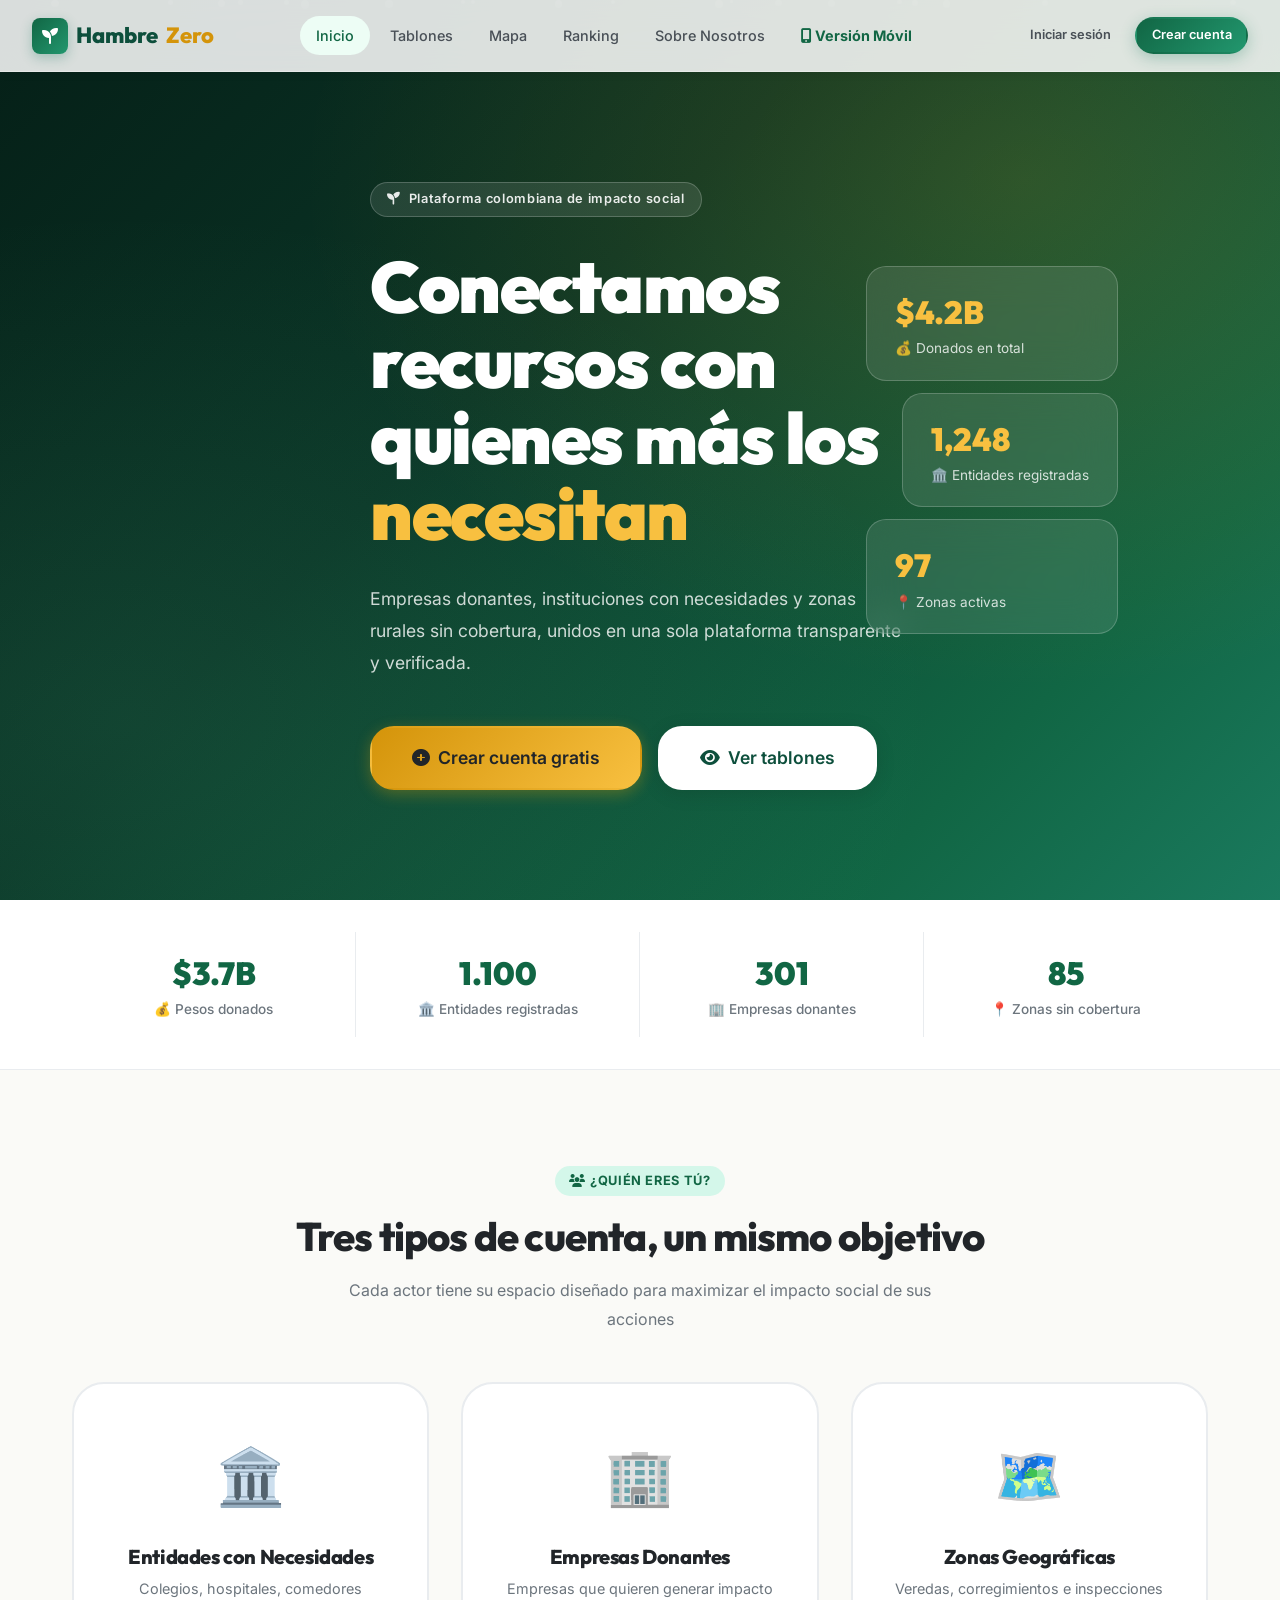
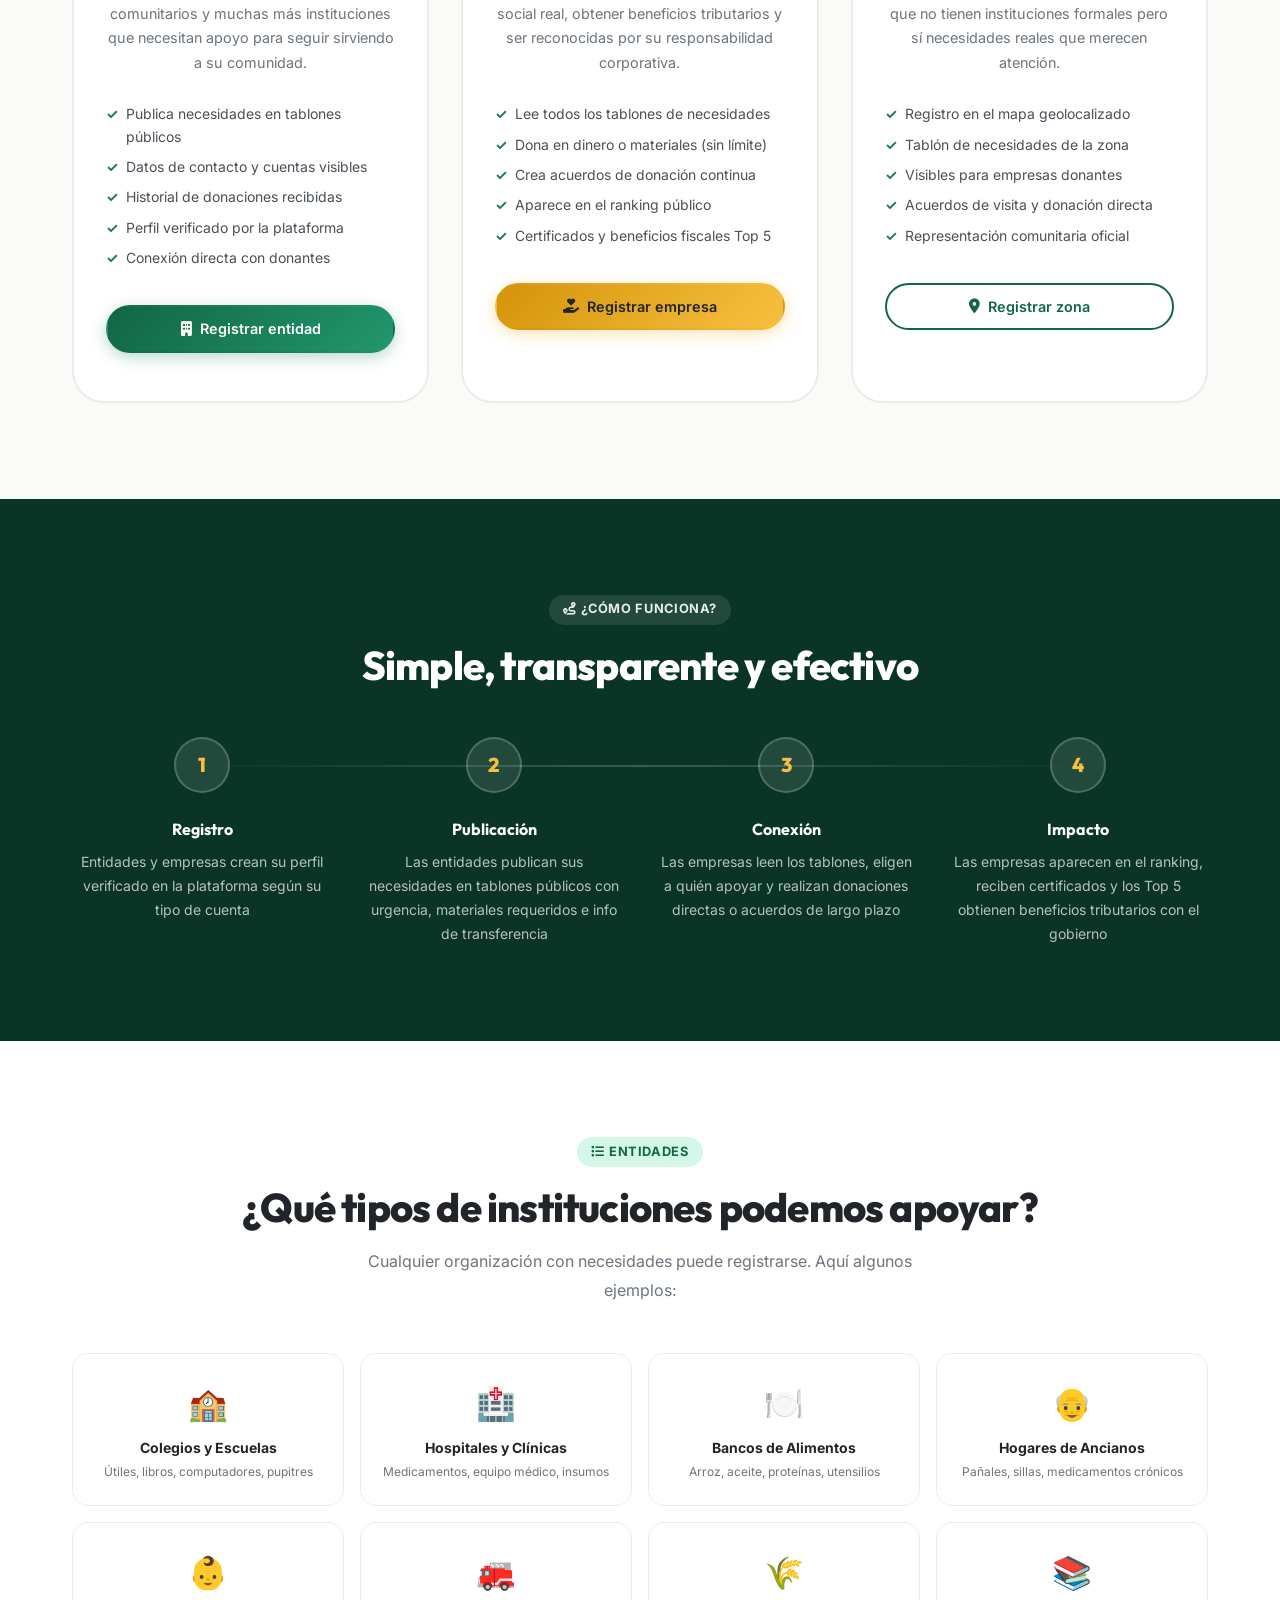
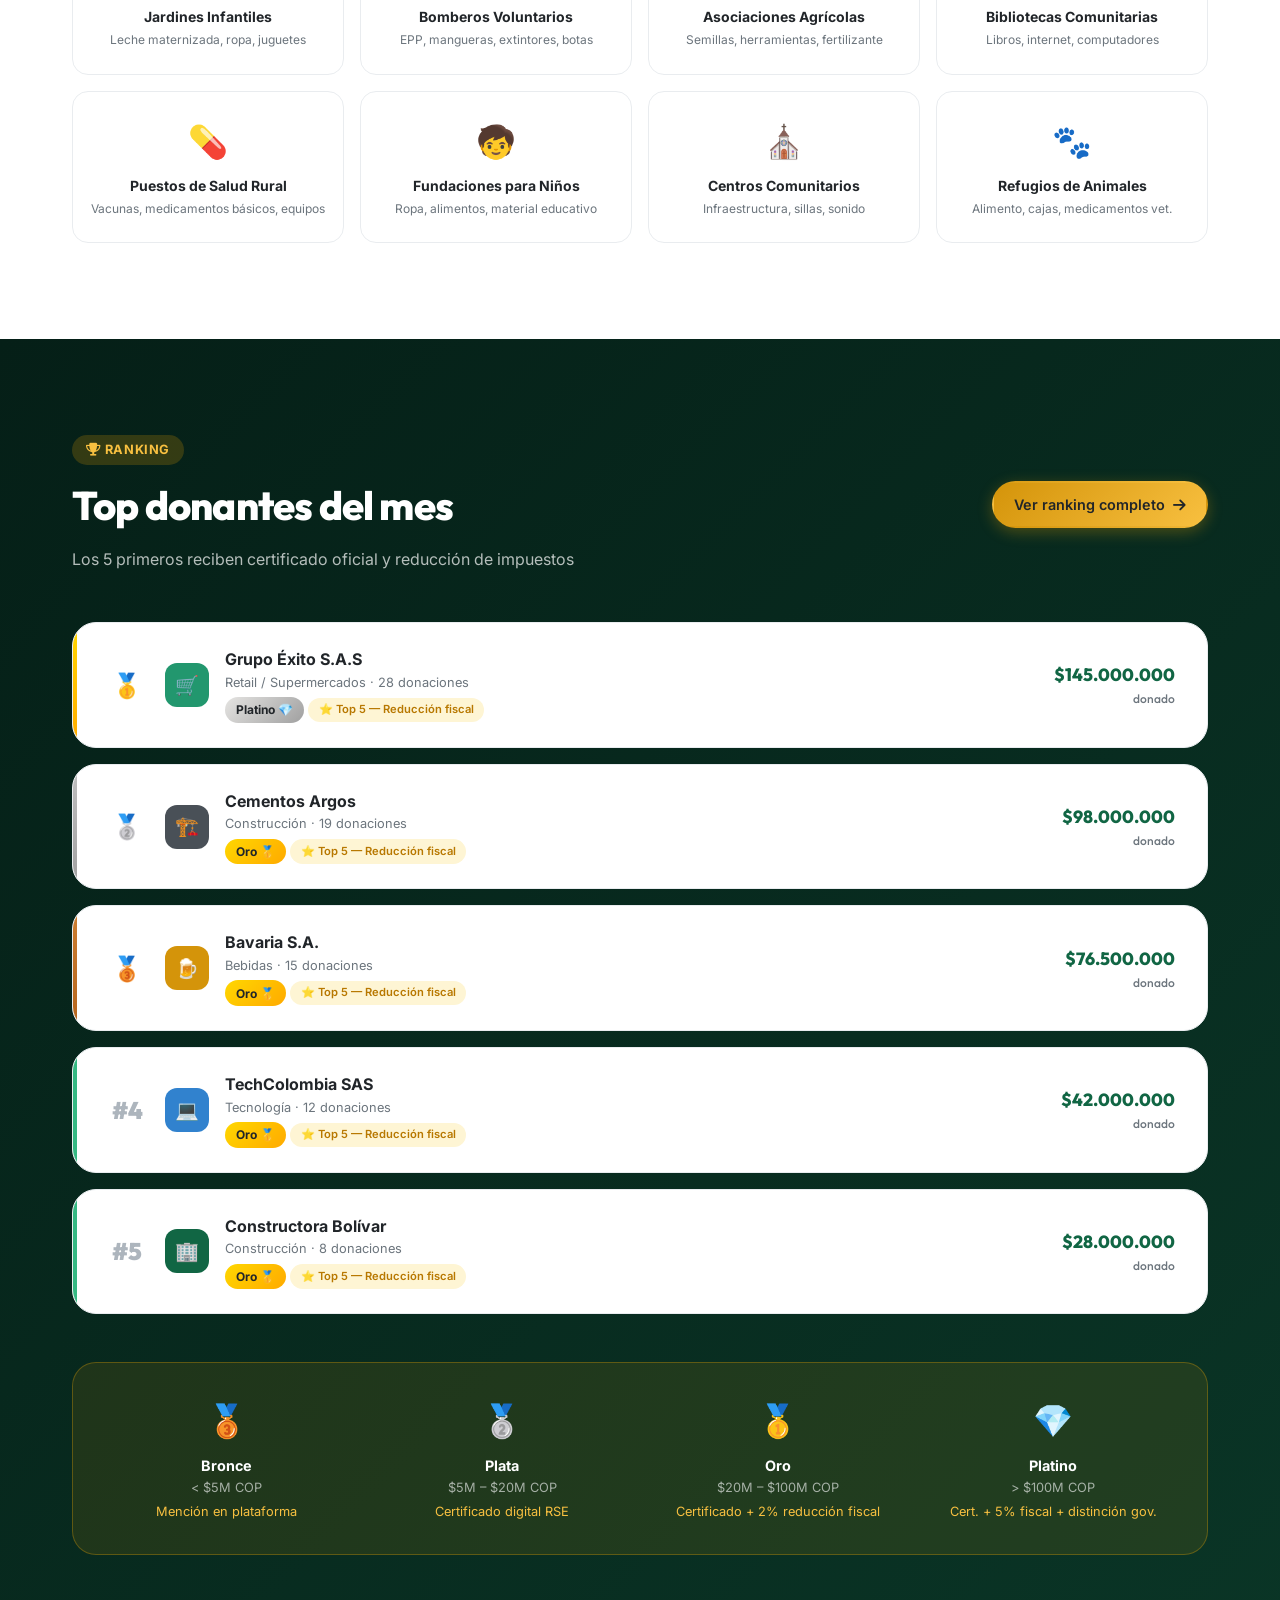
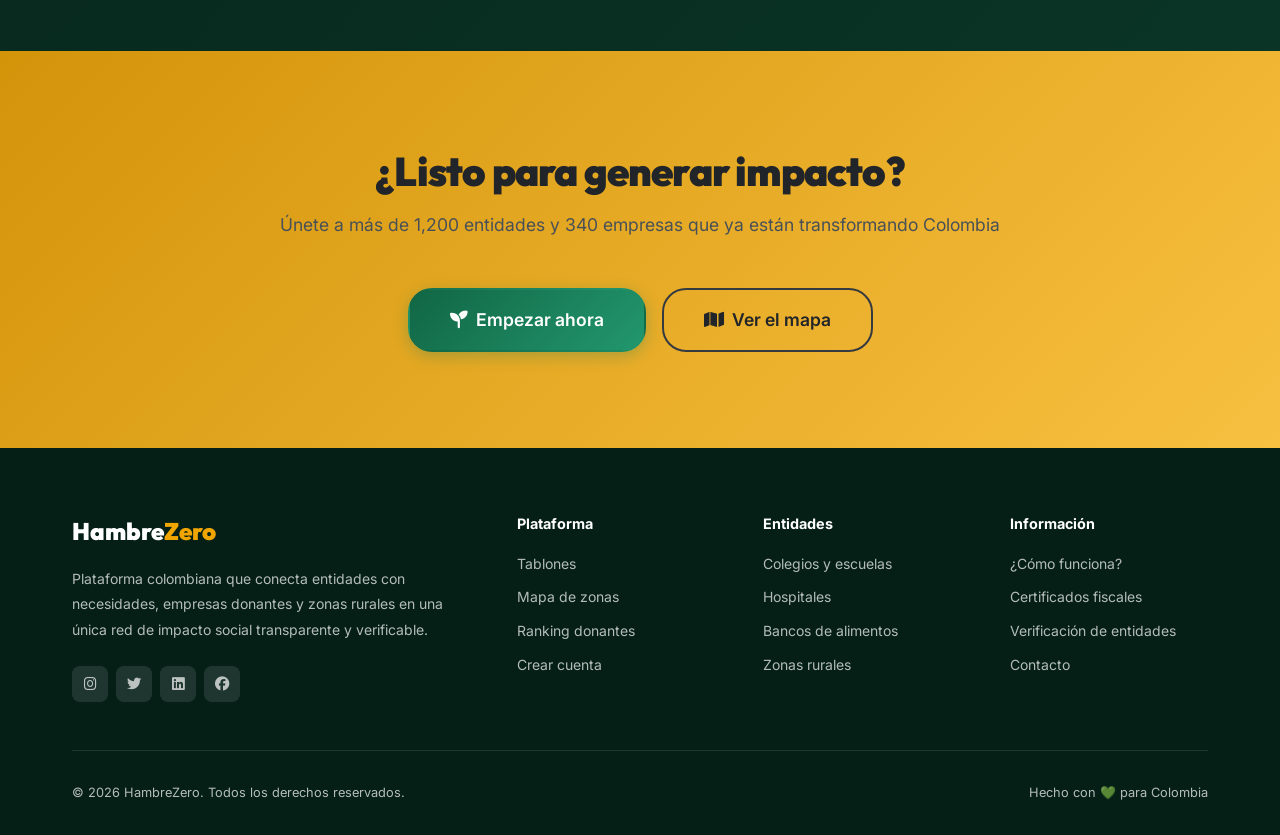
<file: Hackathon Expedition 67/index.html>
<!DOCTYPE html>
<html lang="es">

<head>
  <meta charset="UTF-8">
  <meta name="viewport" content="width=device-width, initial-scale=1.0">
  <title>HambreZero — Conectando recursos con quienes más los necesitan</title>
  <meta name="description"
    content="Plataforma colombiana que conecta entidades con necesidades, empresas donantes y zonas rurales sin cobertura institucional.">
  <link rel="stylesheet" href="css/styles.css">
  <link rel="stylesheet" href="https://cdnjs.cloudflare.com/ajax/libs/font-awesome/6.5.0/css/all.min.css">
  <style>
    /* ─ Hero ─ */
    .hero {
      min-height: 100vh;
      display: flex;
      align-items: center;
      position: relative;
      background: linear-gradient(135deg, #051f17 0%, #0a3526 40%, #116644 80%, #1a7a5e 100%);
      overflow: hidden;
      padding-top: var(--navbar-h);
    }

    .hero::before {
      content: '';
      position: absolute;
      inset: 0;
      background:
        radial-gradient(ellipse at 80% 20%, rgba(240, 165, 0, 0.15) 0%, transparent 50%),
        radial-gradient(ellipse at 10% 80%, rgba(92, 212, 157, 0.1) 0%, transparent 50%);
    }

    .hero-particles {
      position: absolute;
      inset: 0;
      overflow: hidden;
      pointer-events: none;
    }

    .particle {
      position: absolute;
      width: 6px;
      height: 6px;
      background: rgba(255, 255, 255, 0.15);
      border-radius: 50%;
      animation: float-particle linear infinite;
    }

    @keyframes float-particle {
      0% {
        transform: translateY(100vh) rotate(0deg);
        opacity: 0;
      }

      10% {
        opacity: 1;
      }

      90% {
        opacity: 1;
      }

      100% {
        transform: translateY(-100px) rotate(720deg);
        opacity: 0;
      }
    }

    .hero-content {
      position: relative;
      z-index: 1;
      max-width: 700px;
    }

    .hero-eyebrow {
      display: inline-flex;
      align-items: center;
      gap: 8px;
      background: rgba(255, 255, 255, 0.1);
      border: 1px solid rgba(255, 255, 255, 0.2);
      backdrop-filter: blur(10px);
      color: rgba(255, 255, 255, 0.9);
      padding: 0.4rem 1rem;
      border-radius: var(--radius-full);
      font-size: 0.8rem;
      font-weight: 600;
      letter-spacing: 0.05em;
      margin-bottom: var(--space-xl);
    }

    .hero-title {
      font-family: var(--font-display);
      font-size: clamp(2.5rem, 6vw, 4.5rem);
      font-weight: 900;
      color: white;
      line-height: 1.05;
      margin-bottom: var(--space-xl);
    }

    .hero-title .accent {
      color: var(--gold-300);
    }

    .hero-desc {
      font-size: 1.1rem;
      color: rgba(255, 255, 255, 0.8);
      line-height: 1.8;
      margin-bottom: var(--space-2xl);
      max-width: 540px;
    }

    .hero-cta {
      display: flex;
      gap: var(--space-md);
      flex-wrap: wrap;
    }

    .hero-visual {
      position: absolute;
      right: 0;
      top: 0;
      bottom: 0;
      width: 45%;
      display: flex;
      align-items: center;
      justify-content: center;
      pointer-events: none;
    }

    .hero-stats-float {
      position: relative;
      z-index: 1;
    }

    .float-card {
      background: rgba(255, 255, 255, 0.1);
      backdrop-filter: blur(20px);
      border: 1px solid rgba(255, 255, 255, 0.2);
      border-radius: 20px;
      padding: 1.25rem 1.75rem;
      margin: 0.75rem;
      color: white;
      animation: float 4s ease-in-out infinite;
    }

    .float-card:nth-child(2) {
      animation-delay: 1.5s;
      margin-left: 3rem;
    }

    .float-card:nth-child(3) {
      animation-delay: 0.75s;
    }

    .float-card-num {
      font-family: var(--font-display);
      font-size: 2rem;
      font-weight: 900;
      color: var(--gold-300);
    }

    .float-card-label {
      font-size: 0.85rem;
      opacity: 0.8;
    }

    /* ─ Stats bar ─ */
    .stats-bar {
      background: white;
      border-bottom: 1px solid var(--border);
      padding: var(--space-xl) 0;
    }

    .stats-bar-inner {
      display: grid;
      grid-template-columns: repeat(4, 1fr);
      gap: 0;
    }

    .stats-bar-item {
      text-align: center;
      padding: var(--space-md) var(--space-xl);
      border-right: 1px solid var(--border);
    }

    .stats-bar-item:last-child {
      border-right: none;
    }

    .stats-bar-num {
      font-family: var(--font-display);
      font-size: 2rem;
      font-weight: 900;
      color: var(--green-700);
    }

    .stats-bar-label {
      font-size: 0.85rem;
      color: var(--text-muted);
      font-weight: 500;
    }

    /* ─ Account types ─ */
    .account-type-section {
      background: var(--cream);
    }

    .account-types-grid {
      display: grid;
      grid-template-columns: repeat(3, 1fr);
      gap: var(--space-xl);
    }

    .acc-card {
      background: white;
      border-radius: var(--radius-2xl);
      border: 2px solid var(--border);
      padding: var(--space-2xl) var(--space-xl);
      text-align: center;
      cursor: pointer;
      transition: var(--transition-spring);
      position: relative;
      overflow: hidden;
    }

    .acc-card::after {
      content: '';
      position: absolute;
      bottom: 0;
      left: 0;
      right: 0;
      height: 4px;
      opacity: 0;
      transition: var(--transition-base);
    }

    .acc-card:hover {
      transform: translateY(-8px);
      box-shadow: var(--shadow-xl);
    }

    .acc-card:hover::after {
      opacity: 1;
    }

    .acc-card.entity::after {
      background: linear-gradient(90deg, #3182ce, #22976e);
    }

    .acc-card.donor::after {
      background: linear-gradient(90deg, #f0a500, #e53e3e);
    }

    .acc-card.zone::after {
      background: linear-gradient(90deg, #116644, #22976e);
    }

    .acc-card:hover.entity {
      border-color: #3182ce;
    }

    .acc-card:hover.donor {
      border-color: #f0a500;
    }

    .acc-card:hover.zone {
      border-color: #116644;
    }

    .acc-icon {
      font-size: 3.5rem;
      margin-bottom: var(--space-lg);
      display: block;
    }

    .acc-title {
      font-family: var(--font-display);
      font-size: 1.25rem;
      font-weight: 800;
      margin-bottom: var(--space-sm);
    }

    .acc-desc {
      font-size: 0.9rem;
      color: var(--text-muted);
      line-height: 1.7;
      margin-bottom: var(--space-lg);
    }

    .acc-features {
      list-style: none;
      text-align: left;
      margin-bottom: var(--space-xl);
    }

    .acc-features li {
      display: flex;
      align-items: flex-start;
      gap: var(--space-sm);
      font-size: 0.875rem;
      color: var(--gray-700);
      padding: var(--space-xs) 0;
    }

    .acc-features li::before {
      content: '✓';
      color: var(--green-600);
      font-weight: 700;
      flex-shrink: 0;
    }

    /* ─ How it works ─ */
    .how-section {
      background: var(--green-900);
      color: white;
    }

    .how-steps {
      display: grid;
      grid-template-columns: repeat(4, 1fr);
      gap: var(--space-xl);
      position: relative;
    }

    .how-steps::before {
      content: '';
      position: absolute;
      top: 28px;
      left: 10%;
      right: 10%;
      height: 2px;
      background: linear-gradient(90deg, transparent, rgba(255, 255, 255, 0.2), transparent);
    }

    .how-step {
      text-align: center;
    }

    .how-step-num {
      width: 56px;
      height: 56px;
      background: rgba(255, 255, 255, 0.1);
      border: 2px solid rgba(255, 255, 255, 0.2);
      border-radius: 50%;
      display: flex;
      align-items: center;
      justify-content: center;
      font-family: var(--font-display);
      font-size: 1.25rem;
      font-weight: 800;
      color: var(--gold-300);
      margin: 0 auto var(--space-lg);
    }

    .how-step-title {
      font-family: var(--font-display);
      font-size: 1rem;
      font-weight: 700;
      color: white;
      margin-bottom: var(--space-sm);
    }

    .how-step-desc {
      font-size: 0.875rem;
      color: rgba(255, 255, 255, 0.7);
      line-height: 1.7;
    }

    /* ─ Entity types ─ */
    .entity-types-grid {
      display: grid;
      grid-template-columns: repeat(4, 1fr);
      gap: var(--space-md);
    }

    .ent-type-card {
      background: white;
      border: 1px solid var(--border);
      border-radius: var(--radius-lg);
      padding: var(--space-lg) var(--space-md);
      text-align: center;
      transition: var(--transition-base);
    }

    .ent-type-card:hover {
      transform: translateY(-4px);
      box-shadow: var(--shadow-md);
      border-color: var(--green-300);
    }

    .ent-type-emoji {
      font-size: 2rem;
      margin-bottom: var(--space-sm);
    }

    .ent-type-name {
      font-weight: 700;
      font-size: 0.875rem;
      color: var(--text);
      margin-bottom: 2px;
    }

    .ent-type-example {
      font-size: 0.75rem;
      color: var(--text-muted);
    }

    /* ─ Ranking preview ─ */
    .ranking-preview {
      background: linear-gradient(135deg, #051f17, #0a3526);
    }

    /* ─ CTA final ─ */
    .final-cta {
      background: linear-gradient(135deg, var(--gold-500), var(--gold-300));
      padding: var(--space-4xl) 0;
      text-align: center;
    }

    .final-cta h2 {
      font-family: var(--font-display);
      font-size: 2.5rem;
      font-weight: 900;
      color: var(--gray-900);
      margin-bottom: var(--space-md);
    }

    .final-cta p {
      font-size: 1.1rem;
      color: var(--gray-700);
      margin-bottom: var(--space-2xl);
    }

    /* ─ Footer ─ */
    footer {
      background: var(--green-950);
      color: rgba(255, 255, 255, 0.7);
      padding: var(--space-3xl) 0 var(--space-xl);
    }

    .footer-grid {
      display: grid;
      grid-template-columns: 2fr 1fr 1fr 1fr;
      gap: var(--space-2xl);
      margin-bottom: var(--space-2xl);
    }

    .footer-brand {
      font-family: var(--font-display);
      font-size: 1.5rem;
      font-weight: 900;
      color: white;
      margin-bottom: var(--space-md);
    }

    .footer-brand span {
      color: var(--gold-400);
    }

    .footer-desc {
      font-size: 0.875rem;
      line-height: 1.8;
    }

    .footer-col-title {
      font-weight: 700;
      color: white;
      margin-bottom: var(--space-md);
      font-size: 0.9rem;
    }

    .footer-links {
      list-style: none;
      display: flex;
      flex-direction: column;
      gap: var(--space-sm);
    }

    .footer-links a {
      font-size: 0.875rem;
      transition: color var(--transition-fast);
    }

    .footer-links a:hover {
      color: var(--gold-300);
    }

    .footer-bottom {
      border-top: 1px solid rgba(255, 255, 255, 0.1);
      padding-top: var(--space-xl);
      display: flex;
      align-items: center;
      justify-content: space-between;
      font-size: 0.8rem;
    }

    .social-links {
      display: flex;
      gap: var(--space-sm);
    }

    .social-link {
      width: 36px;
      height: 36px;
      background: rgba(255, 255, 255, 0.1);
      border-radius: var(--radius-sm);
      display: flex;
      align-items: center;
      justify-content: center;
      color: rgba(255, 255, 255, 0.7);
      font-size: 0.9rem;
      transition: var(--transition-base);
    }

    .social-link:hover {
      background: var(--green-600);
      color: white;
    }

    @media (max-width: 1024px) {
      .hero-visual {
        display: none;
      }

      .account-types-grid {
        grid-template-columns: 1fr;
      }

      .how-steps {
        grid-template-columns: repeat(2, 1fr);
      }

      .entity-types-grid {
        grid-template-columns: repeat(2, 1fr);
      }

      .stats-bar-inner {
        grid-template-columns: repeat(2, 1fr);
      }

      .footer-grid {
        grid-template-columns: 1fr 1fr;
      }
    }

    @media (max-width: 600px) {
      .stats-bar-inner {
        grid-template-columns: 1fr 1fr;
      }

      .how-steps {
        grid-template-columns: 1fr;
      }

      .entity-types-grid {
        grid-template-columns: repeat(2, 1fr);
      }
    }
  </style>
</head>

<body>

  <!-- Page Loader -->
  <div id="page-loader">
    <div class="loader-logo">
      <div class="loader-spinner"></div>
      HambreZero
    </div>
  </div>

  <!-- Toast Container -->
  <div id="toast-container" class="toast-container"></div>

  <!-- ═══ NAVBAR ═══════════════════════════════════════ -->
  <nav class="navbar" id="main-navbar">
    <div class="navbar-brand">
      <div class="brand-icon"><i class="fas fa-seedling"></i></div>
      Hambre<span>Zero</span>
    </div>
    <div class="navbar-menu">
      <a href="index.html" class="active">Inicio</a>
      <a href="pages/dashboard-donor.html">Tablones</a>
      <a href="pages/map.html">Mapa</a>
      <a href="pages/ranking.html">Ranking</a>
      <a href="pages/about.html">Sobre Nosotros</a>
      <a href="pages/mobile-preview.html" style="color:var(--green-700); font-weight:700;"><i
          class="fas fa-mobile-alt"></i> Versión Móvil</a>
    </div>
    <div class="navbar-actions" id="nav-auth">
      <a href="pages/auth.html" class="btn btn-ghost btn-sm">Iniciar sesión</a>
      <a href="pages/auth.html" class="btn btn-primary btn-sm">Crear cuenta</a>
    </div>
    <div class="navbar-toggle" id="nav-toggle">
      <span></span><span></span><span></span>
    </div>
  </nav>

  <!-- ═══ HERO ══════════════════════════════════════════ -->
  <section class="hero">
    <div class="hero-particles" id="particles"></div>
    <div class="container">
      <div class="hero-content animate-fade-up">
        <div class="hero-eyebrow">
          <i class="fas fa-seedling"></i>
          Plataforma colombiana de impacto social
        </div>
        <h1 class="hero-title">
          Conectamos<br>recursos con<br>
          quienes más los<br><span class="accent">necesitan</span>
        </h1>
        <p class="hero-desc">
          Empresas donantes, instituciones con necesidades y zonas rurales sin cobertura, unidos en una sola plataforma
          transparente y verificada.
        </p>
        <div class="hero-cta">
          <a href="pages/auth.html" class="btn btn-accent btn-xl">
            <i class="fas fa-plus-circle"></i> Crear cuenta gratis
          </a>
          <a href="pages/dashboard-donor.html" class="btn btn-white btn-xl">
            <i class="fas fa-eye"></i> Ver tablones
          </a>
        </div>
      </div>
    </div>
    <div class="hero-visual">
      <div class="hero-stats-float animate-fade animate-delay-3">
        <div class="float-card">
          <div class="float-card-num">$4.2B</div>
          <div class="float-card-label">💰 Donados en total</div>
        </div>
        <div class="float-card">
          <div class="float-card-num">1,248</div>
          <div class="float-card-label">🏛️ Entidades registradas</div>
        </div>
        <div class="float-card">
          <div class="float-card-num">97</div>
          <div class="float-card-label">📍 Zonas activas</div>
        </div>
      </div>
    </div>
  </section>

  <!-- ═══ STATS BAR ══════════════════════════════════════ -->
  <section class="stats-bar">
    <div class="container">
      <div class="stats-bar-inner">
        <div class="stats-bar-item">
          <div class="stats-bar-num" data-counter="4200000000" data-prefix="$" data-suffix="">
            $0
          </div>
          <div class="stats-bar-label">💰 Pesos donados</div>
        </div>
        <div class="stats-bar-item">
          <div class="stats-bar-num" data-counter="1248">0</div>
          <div class="stats-bar-label">🏛️ Entidades registradas</div>
        </div>
        <div class="stats-bar-item">
          <div class="stats-bar-num" data-counter="342">0</div>
          <div class="stats-bar-label">🏢 Empresas donantes</div>
        </div>
        <div class="stats-bar-item">
          <div class="stats-bar-num" data-counter="97">0</div>
          <div class="stats-bar-label">📍 Zonas sin cobertura</div>
        </div>
      </div>
    </div>
  </section>

  <!-- ═══ ACCOUNT TYPES ══════════════════════════════════ -->
  <section class="section account-type-section">
    <div class="container">
      <div class="text-center mb-2xl" data-reveal>
        <div class="section-label"><i class="fas fa-users"></i> ¿Quién eres tú?</div>
        <h2 class="section-title">Tres tipos de cuenta, un mismo objetivo</h2>
        <p class="section-desc" style="margin: 0 auto">Cada actor tiene su espacio diseñado para maximizar el impacto
          social de sus acciones</p>
      </div>
      <div class="account-types-grid">
        <!-- Entidades -->
        <div class="acc-card entity animate-fade-up delay-1" onclick="window.location.href='auth.html'" data-reveal>
          <span class="acc-icon">🏛️</span>
          <h3 class="acc-title">Entidades con Necesidades</h3>
          <p class="acc-desc">Colegios, hospitales, comedores comunitarios y muchas más instituciones que necesitan
            apoyo para seguir sirviendo a su comunidad.</p>
          <ul class="acc-features">
            <li>Publica necesidades en tablones públicos</li>
            <li>Datos de contacto y cuentas visibles</li>
            <li>Historial de donaciones recibidas</li>
            <li>Perfil verificado por la plataforma</li>
            <li>Conexión directa con donantes</li>
          </ul>
          <a href="pages/auth.html" class="btn btn-primary btn-block">
            <i class="fas fa-building"></i> Registrar entidad
          </a>
        </div>
        <!-- Donantes -->
        <div class="acc-card donor animate-fade-up delay-2" onclick="window.location.href='auth.html'" data-reveal>
          <span class="acc-icon">🏢</span>
          <h3 class="acc-title">Empresas Donantes</h3>
          <p class="acc-desc">Empresas que quieren generar impacto social real, obtener beneficios tributarios y ser
            reconocidas por su responsabilidad corporativa.</p>
          <ul class="acc-features">
            <li>Lee todos los tablones de necesidades</li>
            <li>Dona en dinero o materiales (sin límite)</li>
            <li>Crea acuerdos de donación continua</li>
            <li>Aparece en el ranking público</li>
            <li>Certificados y beneficios fiscales Top 5</li>
          </ul>
          <a href="pages/auth.html" class="btn btn-accent btn-block">
            <i class="fas fa-hand-holding-heart"></i> Registrar empresa
          </a>
        </div>
        <!-- Zona -->
        <div class="acc-card zone animate-fade-up delay-3" onclick="window.location.href='auth.html'" data-reveal>
          <span class="acc-icon">🗺️</span>
          <h3 class="acc-title">Zonas Geográficas</h3>
          <p class="acc-desc">Veredas, corregimientos e inspecciones que no tienen instituciones formales pero sí
            necesidades reales que merecen atención.</p>
          <ul class="acc-features">
            <li>Registro en el mapa geolocalizado</li>
            <li>Tablón de necesidades de la zona</li>
            <li>Visibles para empresas donantes</li>
            <li>Acuerdos de visita y donación directa</li>
            <li>Representación comunitaria oficial</li>
          </ul>
          <a href="pages/auth.html" class="btn btn-outline btn-block"
            style="border-color:var(--green-700);color:var(--green-700)">
            <i class="fas fa-map-marker-alt"></i> Registrar zona
          </a>
        </div>
      </div>
    </div>
  </section>

  <!-- ═══ HOW IT WORKS ═══════════════════════════════════ -->
  <section class="section how-section">
    <div class="container">
      <div class="text-center mb-2xl" data-reveal>
        <div class="section-label" style="background:rgba(255,255,255,0.1);color:rgba(255,255,255,0.9)">
          <i class="fas fa-route"></i> ¿Cómo funciona?
        </div>
        <h2 class="section-title" style="color:white">Simple, transparente y efectivo</h2>
      </div>
      <div class="how-steps">
        <div class="how-step" data-reveal data-reveal-delay="1">
          <div class="how-step-num">1</div>
          <div class="how-step-title">Registro</div>
          <div class="how-step-desc">Entidades y empresas crean su perfil verificado en la plataforma según su tipo de
            cuenta</div>
        </div>
        <div class="how-step" data-reveal data-reveal-delay="2">
          <div class="how-step-num">2</div>
          <div class="how-step-title">Publicación</div>
          <div class="how-step-desc">Las entidades publican sus necesidades en tablones públicos con urgencia,
            materiales requeridos e info de transferencia</div>
        </div>
        <div class="how-step" data-reveal data-reveal-delay="3">
          <div class="how-step-num">3</div>
          <div class="how-step-title">Conexión</div>
          <div class="how-step-desc">Las empresas leen los tablones, eligen a quién apoyar y realizan donaciones
            directas o acuerdos de largo plazo</div>
        </div>
        <div class="how-step" data-reveal data-reveal-delay="4">
          <div class="how-step-num">4</div>
          <div class="how-step-title">Impacto</div>
          <div class="how-step-desc">Las empresas aparecen en el ranking, reciben certificados y los Top 5 obtienen
            beneficios tributarios con el gobierno</div>
        </div>
      </div>
    </div>
  </section>

  <!-- ═══ ENTITY TYPES ═══════════════════════════════════ -->
  <section class="section" style="background:white">
    <div class="container">
      <div class="text-center mb-2xl" data-reveal>
        <div class="section-label"><i class="fas fa-list"></i> Entidades</div>
        <h2 class="section-title">¿Qué tipos de instituciones podemos apoyar?</h2>
        <p class="section-desc" style="margin:0 auto">Cualquier organización con necesidades puede registrarse. Aquí
          algunos ejemplos:</p>
      </div>
      <div class="entity-types-grid">
        <div class="ent-type-card" data-reveal data-reveal-delay="1">
          <div class="ent-type-emoji">🏫</div>
          <div class="ent-type-name">Colegios y Escuelas</div>
          <div class="ent-type-example">Útiles, libros, computadores, pupitres</div>
        </div>
        <div class="ent-type-card" data-reveal data-reveal-delay="2">
          <div class="ent-type-emoji">🏥</div>
          <div class="ent-type-name">Hospitales y Clínicas</div>
          <div class="ent-type-example">Medicamentos, equipo médico, insumos</div>
        </div>
        <div class="ent-type-card" data-reveal data-reveal-delay="3">
          <div class="ent-type-emoji">🍽️</div>
          <div class="ent-type-name">Bancos de Alimentos</div>
          <div class="ent-type-example">Arroz, aceite, proteínas, utensilios</div>
        </div>
        <div class="ent-type-card" data-reveal data-reveal-delay="4">
          <div class="ent-type-emoji">👴</div>
          <div class="ent-type-name">Hogares de Ancianos</div>
          <div class="ent-type-example">Pañales, sillas, medicamentos crónicos</div>
        </div>
        <div class="ent-type-card" data-reveal data-reveal-delay="1">
          <div class="ent-type-emoji">👶</div>
          <div class="ent-type-name">Jardines Infantiles</div>
          <div class="ent-type-example">Leche maternizada, ropa, juguetes</div>
        </div>
        <div class="ent-type-card" data-reveal data-reveal-delay="2">
          <div class="ent-type-emoji">🚒</div>
          <div class="ent-type-name">Bomberos Voluntarios</div>
          <div class="ent-type-example">EPP, mangueras, extintores, botas</div>
        </div>
        <div class="ent-type-card" data-reveal data-reveal-delay="3">
          <div class="ent-type-emoji">🌾</div>
          <div class="ent-type-name">Asociaciones Agrícolas</div>
          <div class="ent-type-example">Semillas, herramientas, fertilizante</div>
        </div>
        <div class="ent-type-card" data-reveal data-reveal-delay="4">
          <div class="ent-type-emoji">📚</div>
          <div class="ent-type-name">Bibliotecas Comunitarias</div>
          <div class="ent-type-example">Libros, internet, computadores</div>
        </div>
        <div class="ent-type-card" data-reveal data-reveal-delay="1">
          <div class="ent-type-emoji">💊</div>
          <div class="ent-type-name">Puestos de Salud Rural</div>
          <div class="ent-type-example">Vacunas, medicamentos básicos, equipos</div>
        </div>
        <div class="ent-type-card" data-reveal data-reveal-delay="2">
          <div class="ent-type-emoji">🧒</div>
          <div class="ent-type-name">Fundaciones para Niños</div>
          <div class="ent-type-example">Ropa, alimentos, material educativo</div>
        </div>
        <div class="ent-type-card" data-reveal data-reveal-delay="3">
          <div class="ent-type-emoji">⛪</div>
          <div class="ent-type-name">Centros Comunitarios</div>
          <div class="ent-type-example">Infraestructura, sillas, sonido</div>
        </div>
        <div class="ent-type-card" data-reveal data-reveal-delay="4">
          <div class="ent-type-emoji">🐾</div>
          <div class="ent-type-name">Refugios de Animales</div>
          <div class="ent-type-example">Alimento, cajas, medicamentos vet.</div>
        </div>
      </div>
    </div>
  </section>

  <!-- ═══ RANKING PREVIEW ════════════════════════════════ -->
  <section class="section ranking-preview">
    <div class="container">
      <div class="flex-between mb-2xl flex-wrap gap-md" data-reveal>
        <div>
          <div class="section-label" style="background:rgba(240,165,0,0.2);color:var(--gold-300)">
            <i class="fas fa-trophy"></i> Ranking
          </div>
          <h2 class="section-title" style="color:white">Top donantes del mes</h2>
          <p class="section-desc" style="color:rgba(255,255,255,0.7)">Los 5 primeros reciben certificado oficial y
            reducción de impuestos</p>
        </div>
        <a href="pages/ranking.html" class="btn btn-accent">Ver ranking completo <i class="fas fa-arrow-right"></i></a>
      </div>
      <div id="ranking-preview-list" style="display:flex;flex-direction:column;gap:var(--space-md)"></div>
      <div class="mt-2xl"
        style="background:rgba(240,165,0,0.1);border:1px solid rgba(240,165,0,0.3);border-radius:var(--radius-xl);padding:var(--space-xl)"
        data-reveal>
        <div style="display:grid;grid-template-columns:repeat(4,1fr);gap:var(--space-xl);text-align:center">
          <div>
            <div style="font-size:2rem;margin-bottom:var(--space-sm)">🥉</div>
            <div style="font-weight:700;color:white;font-size:0.9rem">Bronce</div>
            <div style="color:rgba(255,255,255,0.6);font-size:0.8rem">&lt; $5M COP</div>
            <div style="color:var(--gold-300);font-size:0.8rem;margin-top:4px">Mención en plataforma</div>
          </div>
          <div>
            <div style="font-size:2rem;margin-bottom:var(--space-sm)">🥈</div>
            <div style="font-weight:700;color:white;font-size:0.9rem">Plata</div>
            <div style="color:rgba(255,255,255,0.6);font-size:0.8rem">$5M – $20M COP</div>
            <div style="color:var(--gold-300);font-size:0.8rem;margin-top:4px">Certificado digital RSE</div>
          </div>
          <div>
            <div style="font-size:2rem;margin-bottom:var(--space-sm)">🥇</div>
            <div style="font-weight:700;color:white;font-size:0.9rem">Oro</div>
            <div style="color:rgba(255,255,255,0.6);font-size:0.8rem">$20M – $100M COP</div>
            <div style="color:var(--gold-300);font-size:0.8rem;margin-top:4px">Certificado + 2% reducción fiscal</div>
          </div>
          <div>
            <div style="font-size:2rem;margin-bottom:var(--space-sm)">💎</div>
            <div style="font-weight:700;color:white;font-size:0.9rem">Platino</div>
            <div style="color:rgba(255,255,255,0.6);font-size:0.8rem">&gt; $100M COP</div>
            <div style="color:var(--gold-300);font-size:0.8rem;margin-top:4px">Cert. + 5% fiscal + distinción gov.</div>
          </div>
        </div>
      </div>
    </div>
  </section>

  <!-- ═══ FINAL CTA ══════════════════════════════════════ -->
  <section class="final-cta">
    <div class="container">
      <h2 data-reveal>¿Listo para generar impacto?</h2>
      <p data-reveal>Únete a más de 1,200 entidades y 340 empresas que ya están transformando Colombia</p>
      <div style="display:flex;gap:var(--space-md);justify-content:center;flex-wrap:wrap" data-reveal>
        <a href="pages/auth.html" class="btn btn-primary btn-xl">
          <i class="fas fa-seedling"></i> Empezar ahora
        </a>
        <a href="pages/map.html" class="btn btn-outline btn-xl"
          style="border-color:var(--gray-800);color:var(--gray-900)">
          <i class="fas fa-map"></i> Ver el mapa
        </a>
      </div>
    </div>
  </section>

  <!-- ═══ FOOTER ════════════════════════════════════════= -->
  <footer>
    <div class="container">
      <div class="footer-grid">
        <div>
          <div class="footer-brand">Hambre<span>Zero</span></div>
          <p class="footer-desc">
            Plataforma colombiana que conecta entidades con necesidades, empresas donantes y zonas rurales en una única
            red de impacto social transparente y verificable.
          </p>
          <div class="social-links mt-lg">
            <a href="#" class="social-link"><i class="fab fa-instagram"></i></a>
            <a href="#" class="social-link"><i class="fab fa-twitter"></i></a>
            <a href="#" class="social-link"><i class="fab fa-linkedin"></i></a>
            <a href="#" class="social-link"><i class="fab fa-facebook"></i></a>
          </div>
        </div>
        <div>
          <div class="footer-col-title">Plataforma</div>
          <ul class="footer-links">
            <li><a href="pages/dashboard-donor.html">Tablones</a></li>
            <li><a href="pages/map.html">Mapa de zonas</a></li>
            <li><a href="pages/ranking.html">Ranking donantes</a></li>
            <li><a href="pages/auth.html">Crear cuenta</a></li>
          </ul>
        </div>
        <div>
          <div class="footer-col-title">Entidades</div>
          <ul class="footer-links">
            <li><a href="#">Colegios y escuelas</a></li>
            <li><a href="#">Hospitales</a></li>
            <li><a href="#">Bancos de alimentos</a></li>
            <li><a href="#">Zonas rurales</a></li>
          </ul>
        </div>
        <div>
          <div class="footer-col-title">Información</div>
          <ul class="footer-links">
            <li><a href="#">¿Cómo funciona?</a></li>
            <li><a href="#">Certificados fiscales</a></li>
            <li><a href="#">Verificación de entidades</a></li>
            <li><a href="#">Contacto</a></li>
          </ul>
        </div>
      </div>
      <div class="footer-bottom">
        <span>© 2026 HambreZero. Todos los derechos reservados.</span>
        <span>Hecho con 💚 para Colombia</span>
      </div>
    </div>
  </footer>

  <script src="js/app.js"></script>
  <script>
    // Particles
    const particleContainer = document.getElementById('particles');
    for (let i = 0; i < 20; i++) {
      const p = document.createElement('div');
      p.className = 'particle';
      p.style.left = Math.random() * 100 + '%';
      p.style.animationDuration = (Math.random() * 8 + 6) + 's';
      p.style.animationDelay = (Math.random() * 10) + 's';
      p.style.width = p.style.height = (Math.random() * 6 + 3) + 'px';
      particleContainer.appendChild(p);
    }
  </script>
</body>

</html>
</file>
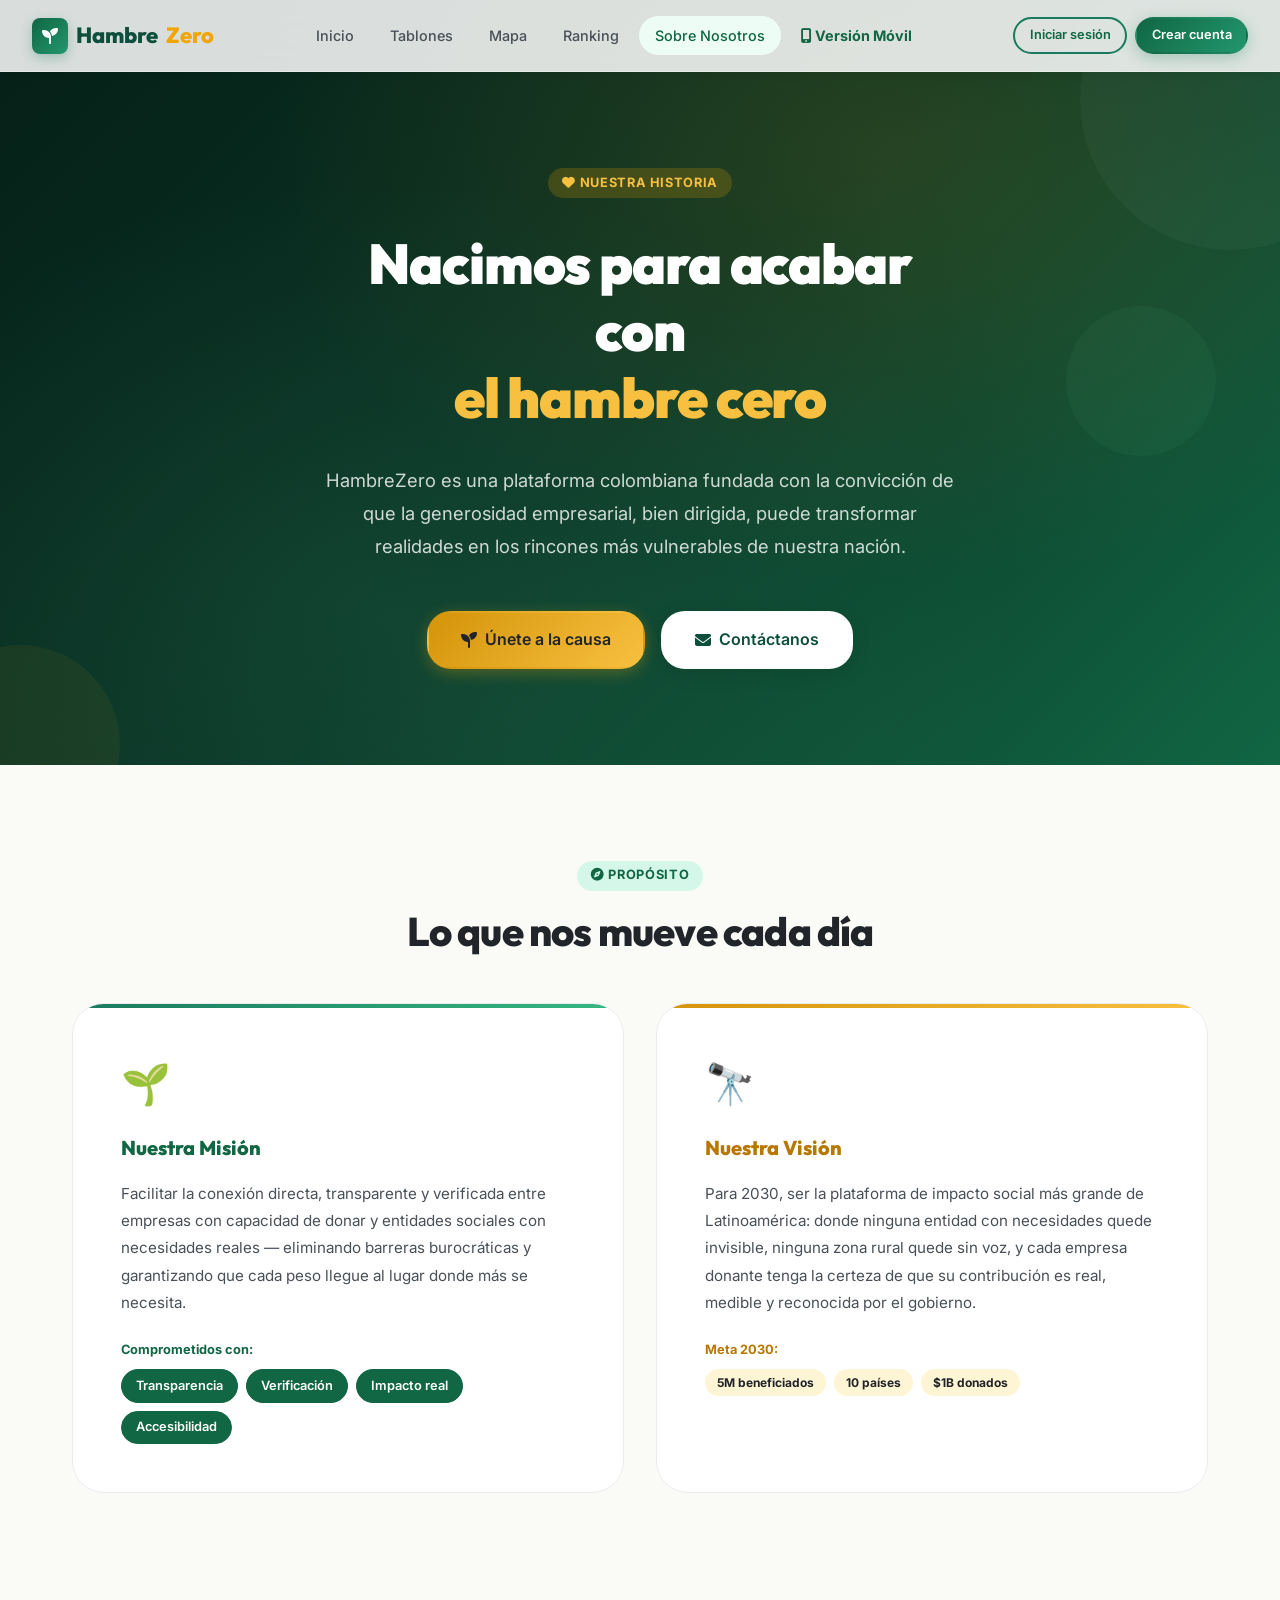
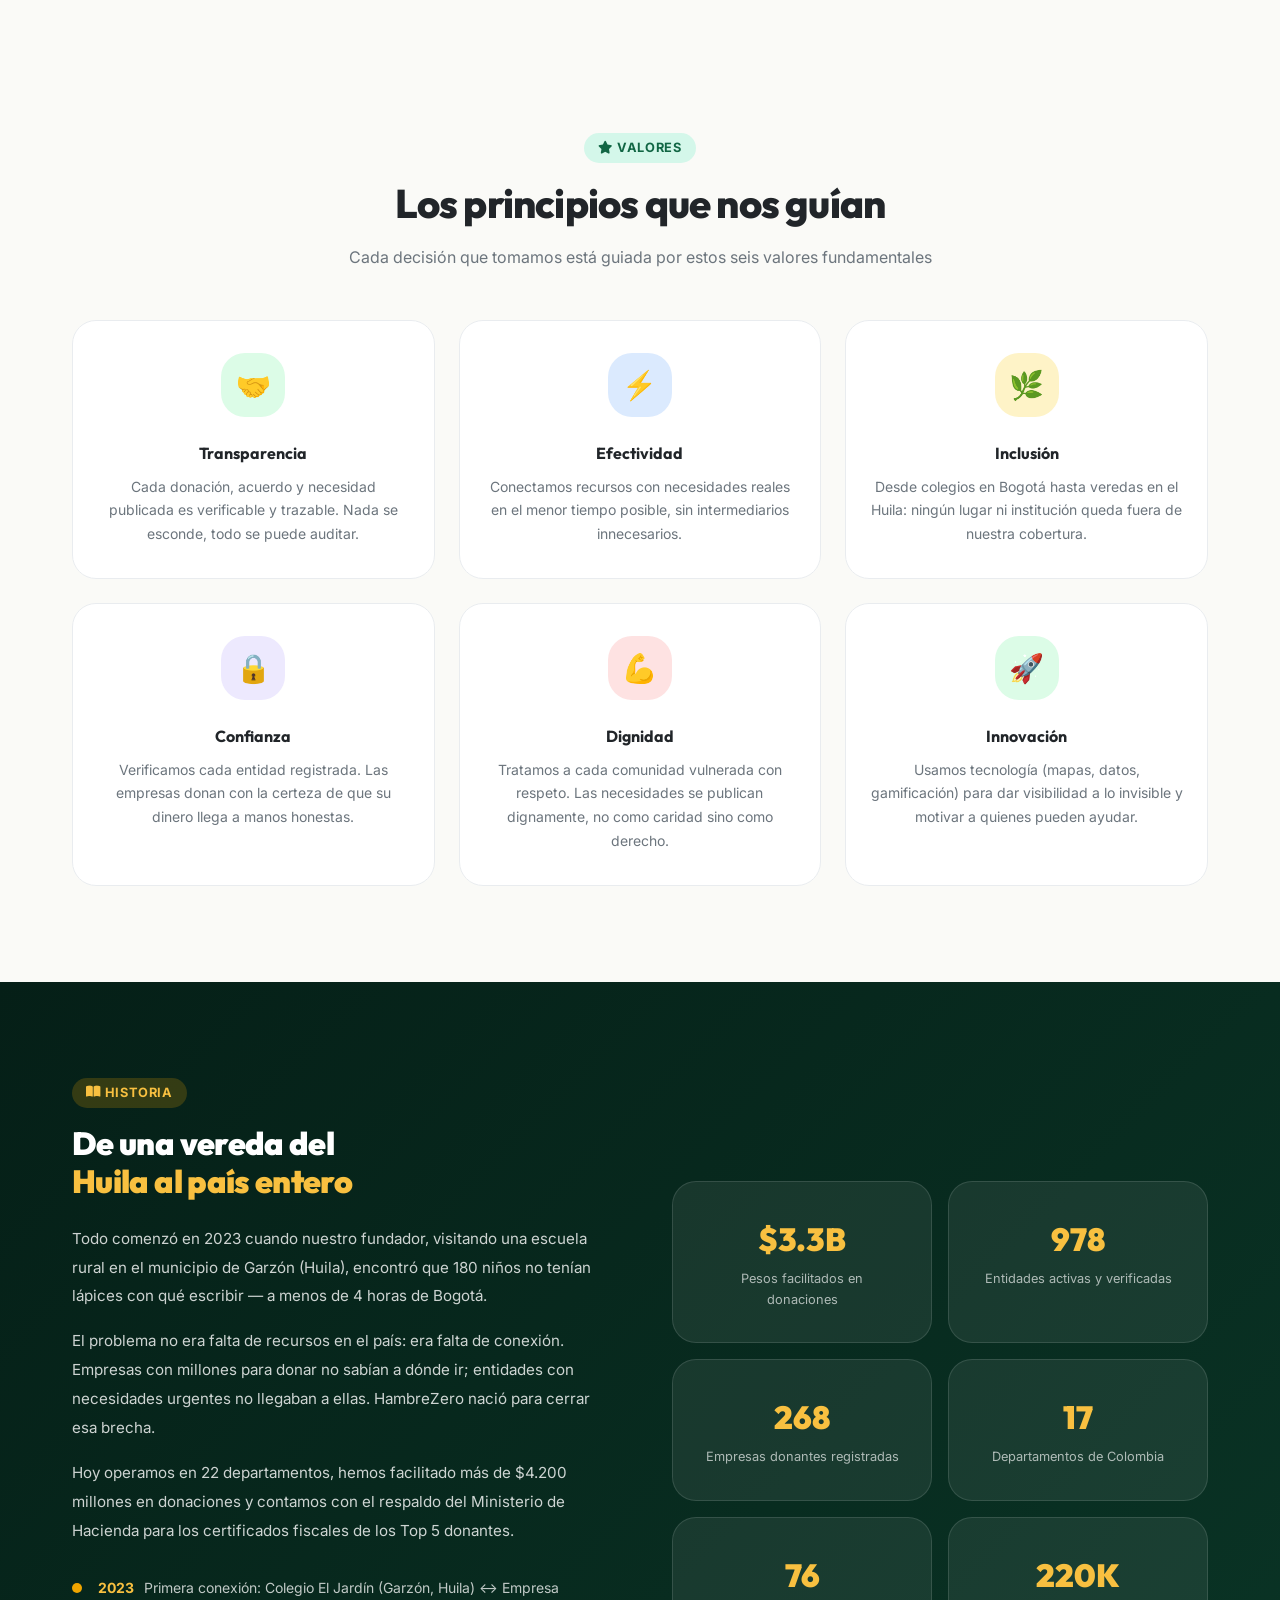
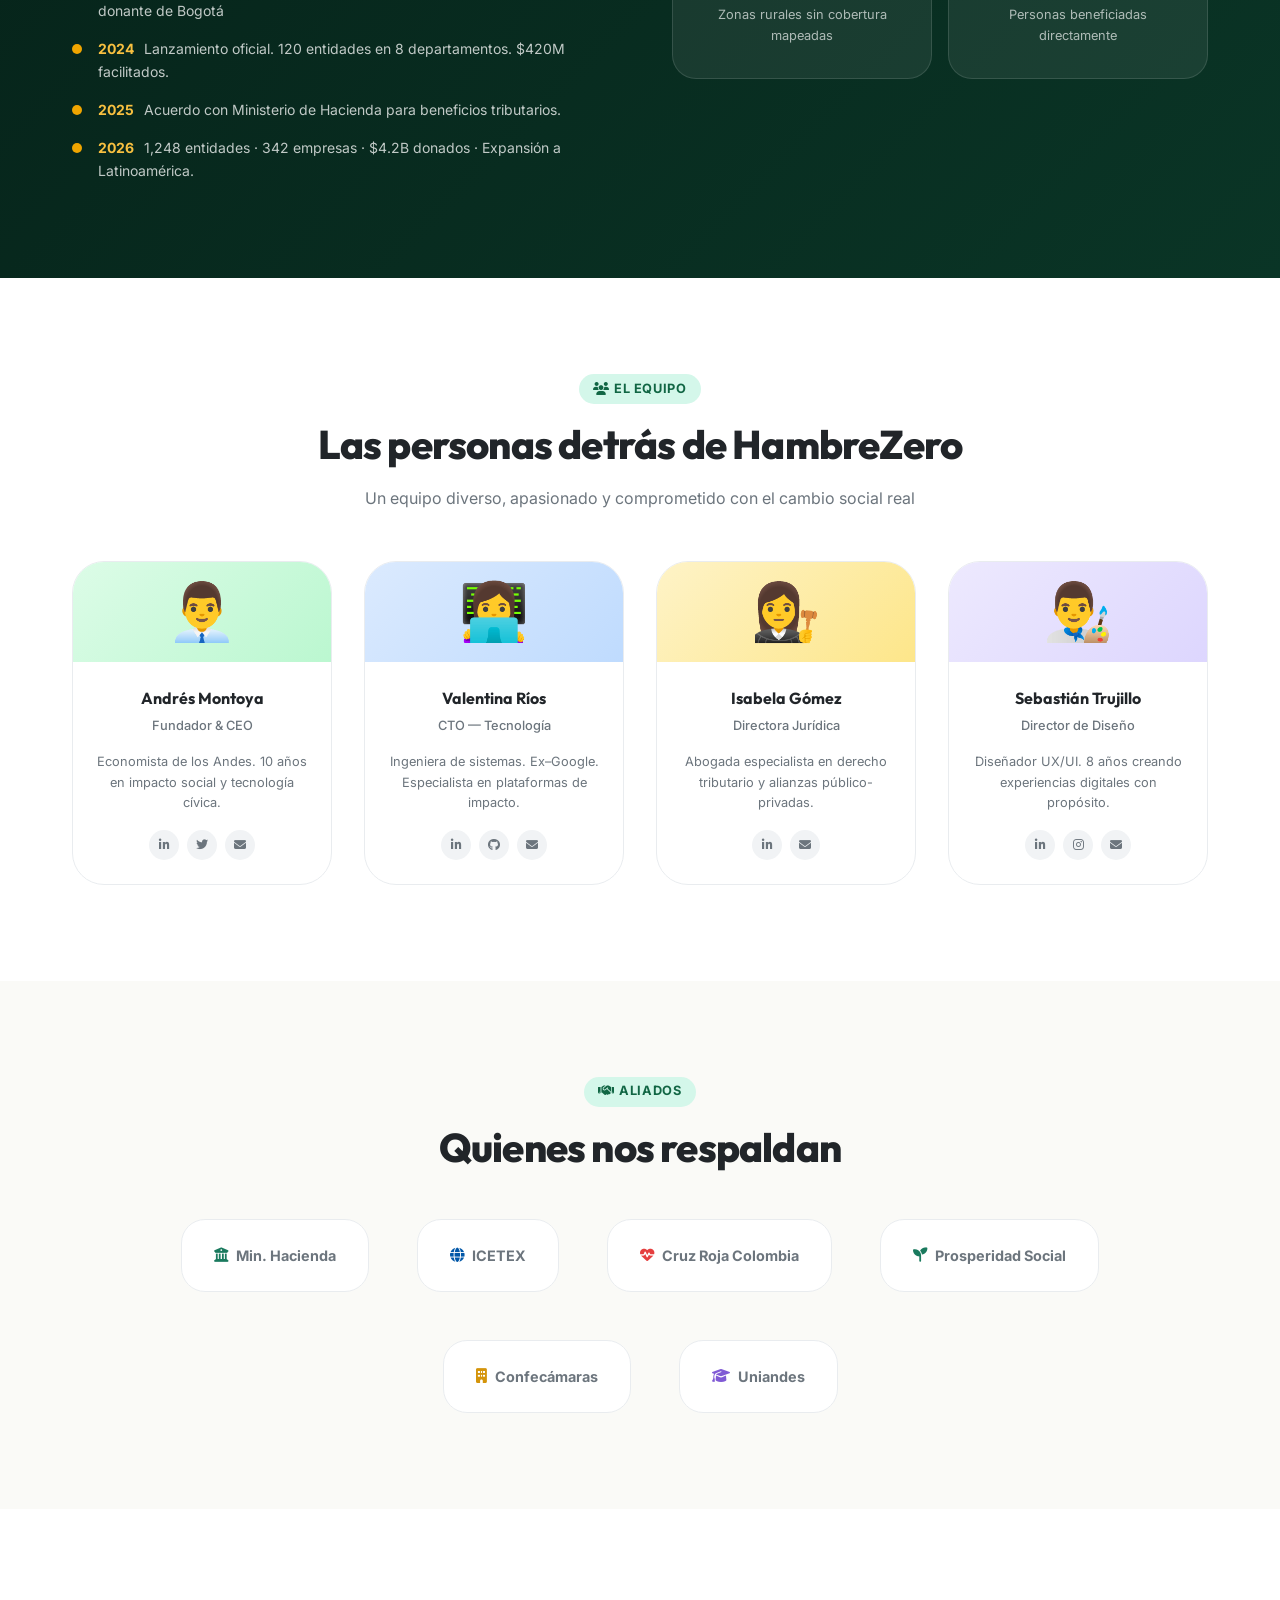
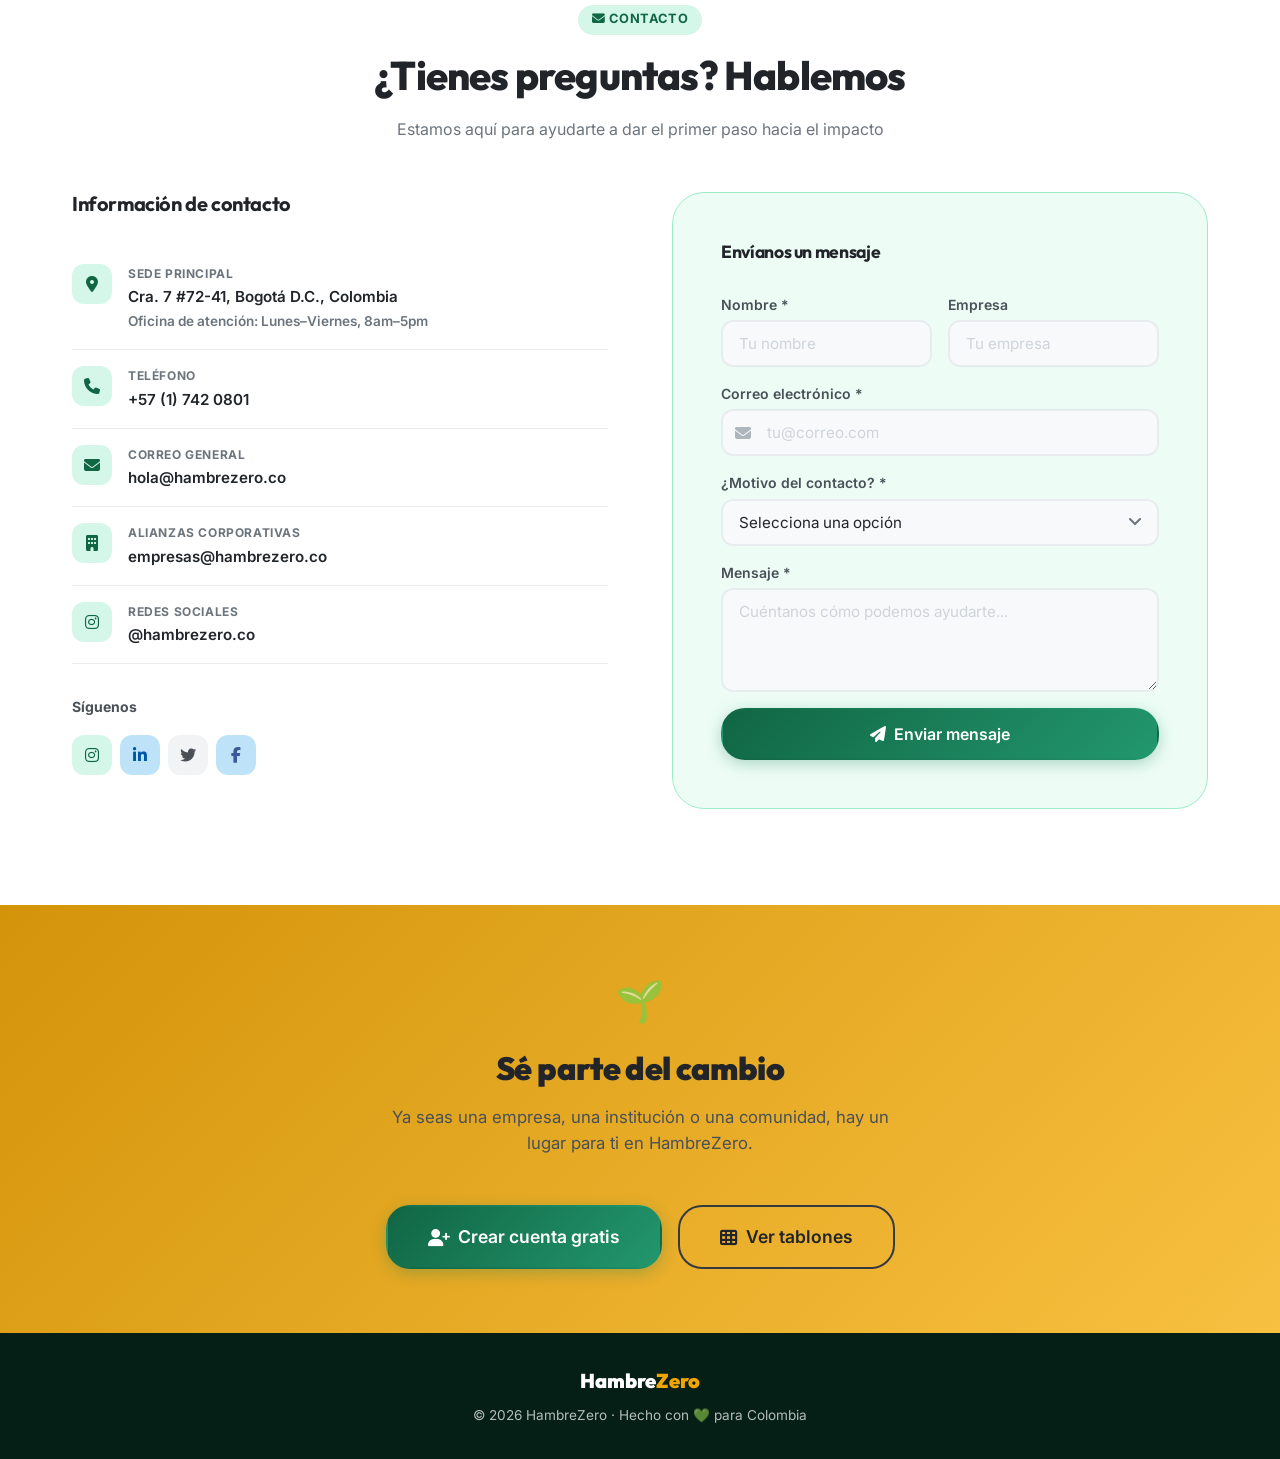
<file: Hackathon Expedition 67/pages/about.html>
<!DOCTYPE html>
<html lang="es">
<head>
  <meta charset="UTF-8">
  <meta name="viewport" content="width=device-width, initial-scale=1.0">
  <title>Sobre Nosotros — HambreZero</title>
  <meta name="description" content="Conoce la historia, misión, equipo y valores detrás de HambreZero, la plataforma colombiana que conecta recursos con quienes más los necesitan.">
  <link rel="stylesheet" href="../css/styles.css">
  <link rel="stylesheet" href="https://cdnjs.cloudflare.com/ajax/libs/font-awesome/6.5.0/css/all.min.css">
  <style>
    /* ─ Page hero ─ */
    .about-hero {
      background: linear-gradient(135deg, #051f17 0%, #0a3526 50%, #116644 100%);
      padding: calc(var(--navbar-h) + var(--space-4xl)) 0 var(--space-4xl);
      position: relative;
      overflow: hidden;
      text-align: center;
    }
    .about-hero::before {
      content: '';
      position: absolute; inset: 0;
      background:
        radial-gradient(ellipse at 30% 80%, rgba(92,212,157,0.1) 0%, transparent 50%),
        radial-gradient(ellipse at 70% 20%, rgba(240,165,0,0.12) 0%, transparent 50%);
    }
    .about-hero-content { position: relative; z-index: 1; max-width: 700px; margin: 0 auto; }
    .about-hero h1 {
      font-family: var(--font-display);
      font-size: clamp(2rem, 5vw, 3.5rem);
      font-weight: 900; color: white;
      margin-bottom: var(--space-xl);
    }
    .about-hero h1 span { color: var(--gold-300); }
    .about-hero-lead { font-size: 1.15rem; color: rgba(255,255,255,0.8); line-height: 1.8; margin-bottom: var(--space-2xl); }

    /* ─ Floating shapes ─ */
    .shape { position: absolute; border-radius: 50%; animation: float 6s ease-in-out infinite; }
    .shape-1 { width: 300px; height: 300px; background: rgba(255,255,255,0.03); top: -50px; right: -100px; animation-delay: 0s; }
    .shape-2 { width: 200px; height: 200px; background: rgba(240,165,0,0.06); bottom: -80px; left: -80px; animation-delay: 2s; }
    .shape-3 { width: 150px; height: 150px; background: rgba(92,212,157,0.05); top: 40%; right: 5%; animation-delay: 4s; }

    /* ─ Mission / Vision ─ */
    .mv-grid {
      display: grid;
      grid-template-columns: 1fr 1fr;
      gap: var(--space-xl);
      margin-bottom: var(--space-2xl);
    }
    .mv-card {
      background: white;
      border: 1px solid var(--border);
      border-radius: var(--radius-2xl);
      padding: var(--space-2xl);
      position: relative;
      overflow: hidden;
    }
    .mv-card::before {
      content: '';
      position: absolute;
      top: 0; left: 0; right: 0;
      height: 4px;
    }
    .mv-card.mission::before { background: linear-gradient(90deg, var(--green-600), var(--green-400)); }
    .mv-card.vision::before  { background: linear-gradient(90deg, var(--gold-500), var(--gold-300)); }
    .mv-icon { font-size: 2.5rem; margin-bottom: var(--space-md); }
    .mv-title { font-family: var(--font-display); font-size: 1.25rem; font-weight: 800; margin-bottom: var(--space-md); }
    .mv-desc { font-size: 0.95rem; color: var(--gray-700); line-height: 1.8; }

    /* ─ Values ─ */
    .values-grid {
      display: grid;
      grid-template-columns: repeat(3, 1fr);
      gap: var(--space-lg);
    }
    .value-card {
      background: white;
      border: 1px solid var(--border);
      border-radius: var(--radius-xl);
      padding: var(--space-xl) var(--space-lg);
      text-align: center;
      transition: var(--transition-spring);
    }
    .value-card:hover { transform: translateY(-6px); box-shadow: var(--shadow-lg); border-color: var(--green-300); }
    .value-icon {
      width: 64px; height: 64px;
      border-radius: var(--radius-xl);
      display: flex; align-items: center; justify-content: center;
      font-size: 1.75rem;
      margin: 0 auto var(--space-lg);
    }
    .value-name { font-family: var(--font-display); font-weight: 700; font-size: 1rem; margin-bottom: var(--space-sm); }
    .value-desc { font-size: 0.875rem; color: var(--text-muted); line-height: 1.7; }

    /* ─ Story ─ */
    .story-section {
      background: linear-gradient(135deg, var(--green-950), var(--green-900));
    }
    .story-grid {
      display: grid;
      grid-template-columns: 1fr 1fr;
      gap: var(--space-3xl);
      align-items: center;
    }
    .story-text h2 { font-family: var(--font-display); font-size: 2rem; font-weight: 900; color: white; margin-bottom: var(--space-lg); }
    .story-text h2 span { color: var(--gold-300); }
    .story-text p { font-size: 0.95rem; color: rgba(255,255,255,0.8); line-height: 1.9; margin-bottom: var(--space-md); }
    .story-milestones { display: flex; flex-direction: column; gap: var(--space-md); margin-top: var(--space-xl); }
    .milestone {
      display: flex;
      align-items: flex-start;
      gap: var(--space-md);
    }
    .milestone-dot {
      width: 10px; height: 10px;
      background: var(--gold-400);
      border-radius: 50%;
      flex-shrink: 0;
      margin-top: 6px;
    }
    .milestone-text { font-size: 0.875rem; color: rgba(255,255,255,0.75); }
    .milestone-year { font-weight: 700; color: var(--gold-300); margin-right: 6px; }
    .story-visual {
      display: grid;
      grid-template-columns: 1fr 1fr;
      gap: var(--space-md);
    }
    .story-stat-card {
      background: rgba(255,255,255,0.07);
      border: 1px solid rgba(255,255,255,0.12);
      border-radius: var(--radius-xl);
      padding: var(--space-xl);
      text-align: center;
    }
    .story-stat-num { font-family: var(--font-display); font-size: 2rem; font-weight: 900; color: var(--gold-300); }
    .story-stat-label { font-size: 0.8rem; color: rgba(255,255,255,0.65); margin-top: 4px; }

    /* ─ Team ─ */
    .team-grid {
      display: grid;
      grid-template-columns: repeat(4, 1fr);
      gap: var(--space-xl);
    }
    .team-card {
      background: white;
      border: 1px solid var(--border);
      border-radius: var(--radius-2xl);
      overflow: hidden;
      text-align: center;
      transition: var(--transition-spring);
    }
    .team-card:hover { transform: translateY(-8px); box-shadow: var(--shadow-xl); }
    .team-avatar {
      height: 100px;
      display: flex;
      align-items: center;
      justify-content: center;
      font-size: 3.5rem;
    }
    .team-info { padding: var(--space-lg); }
    .team-name { font-family: var(--font-display); font-weight: 700; font-size: 1rem; margin-bottom: 4px; }
    .team-role { font-size: 0.8rem; color: var(--text-muted); font-weight: 500; margin-bottom: var(--space-md); }
    .team-socials { display: flex; gap: var(--space-sm); justify-content: center; }
    .team-social-btn {
      width: 30px; height: 30px;
      background: var(--gray-100);
      border-radius: 50%;
      display: flex; align-items: center; justify-content: center;
      font-size: 0.75rem;
      color: var(--gray-600);
      transition: var(--transition-base);
      cursor: pointer; border: none;
    }
    .team-social-btn:hover { background: var(--green-100); color: var(--green-700); }

    /* ─ Partners / Supporters ─ */
    .partners-strip {
      display: flex;
      align-items: center;
      justify-content: center;
      gap: var(--space-2xl);
      flex-wrap: wrap;
    }
    .partner-logo {
      background: white;
      border: 1px solid var(--border);
      border-radius: var(--radius-xl);
      padding: var(--space-lg) var(--space-xl);
      font-size: 0.9rem;
      font-weight: 700;
      color: var(--gray-600);
      transition: var(--transition-base);
      display: flex;
      align-items: center;
      gap: var(--space-sm);
      min-width: 140px;
      justify-content: center;
    }
    .partner-logo:hover { border-color: var(--green-400); color: var(--green-700); box-shadow: var(--shadow-md); }

    /* ─ Contact ─ */
    .contact-grid {
      display: grid;
      grid-template-columns: 1fr 1fr;
      gap: var(--space-3xl);
      align-items: start;
    }
    .contact-info-item {
      display: flex;
      align-items: flex-start;
      gap: var(--space-md);
      padding: var(--space-md) 0;
      border-bottom: 1px solid var(--border);
    }
    .contact-info-item:last-child { border-bottom: none; }
    .contact-info-icon {
      width: 40px; height: 40px;
      background: var(--green-100);
      border-radius: var(--radius-md);
      display: flex; align-items: center; justify-content: center;
      color: var(--green-700);
      font-size: 1rem;
      flex-shrink: 0;
    }
    .contact-info-label { font-size: 0.75rem; font-weight: 700; color: var(--text-muted); text-transform: uppercase; letter-spacing: 0.05em; }
    .contact-info-value { font-weight: 600; color: var(--text); font-size: 0.95rem; margin-top: 2px; }

    @media (max-width: 1024px) {
      .mv-grid { grid-template-columns: 1fr; }
      .values-grid { grid-template-columns: 1fr 1fr; }
      .story-grid { grid-template-columns: 1fr; }
      .team-grid { grid-template-columns: 1fr 1fr; }
      .contact-grid { grid-template-columns: 1fr; }
    }
    @media (max-width: 600px) {
      .values-grid { grid-template-columns: 1fr; }
      .team-grid { grid-template-columns: 1fr 1fr; }
      .story-visual { grid-template-columns: 1fr 1fr; }
    }
  </style>
</head>
<body>
<div id="page-loader"><div class="loader-logo"><div class="loader-spinner"></div>HambreZero</div></div>
<div id="toast-container" class="toast-container"></div>

<!-- NAVBAR -->
<nav class="navbar" id="main-navbar">
  <div class="navbar-brand">
    <div class="brand-icon"><i class="fas fa-seedling"></i></div>
    Hambre<span style="color:var(--gold-400)">Zero</span>
  </div>
  <div class="navbar-menu">
    <a href="../index.html">Inicio</a>
    <a href="dashboard-donor.html">Tablones</a>
    <a href="map.html">Mapa</a>
    <a href="ranking.html">Ranking</a>
    <a href="about.html" class="active">Sobre Nosotros</a>
    <a href="mobile-preview.html" style="color:var(--green-700); font-weight:700;"><i class="fas fa-mobile-alt"></i> Versión Móvil</a>
  </div>
  <div class="navbar-actions" id="nav-auth">
    <a href="auth.html" class="btn btn-outline btn-sm">Iniciar sesión</a>
    <a href="auth.html" class="btn btn-primary btn-sm">Crear cuenta</a>
  </div>
</nav>

<!-- ═══ HERO ═══════════════════════════════════════════ -->
<section class="about-hero">
  <div class="shape shape-1"></div>
  <div class="shape shape-2"></div>
  <div class="shape shape-3"></div>
  <div class="container about-hero-content">
    <div class="section-label" style="background:rgba(240,165,0,0.2);color:var(--gold-300);margin-bottom:var(--space-xl);display:inline-flex">
      <i class="fas fa-heart"></i> Nuestra historia
    </div>
    <h1>Nacimos para acabar con<br><span>el hambre cero</span></h1>
    <p class="about-hero-lead">
      HambreZero es una plataforma colombiana fundada con la convicción de que la generosidad empresarial, bien dirigida, puede transformar realidades en los rincones más vulnerables de nuestra nación.
    </p>
    <div style="display:flex;gap:var(--space-md);justify-content:center;flex-wrap:wrap">
      <a href="auth.html" class="btn btn-accent btn-lg"><i class="fas fa-seedling"></i> Únete a la causa</a>
      <a href="#contact" class="btn btn-white btn-lg"><i class="fas fa-envelope"></i> Contáctanos</a>
    </div>
  </div>
</section>

<!-- ═══ MISSION & VISION ═══════════════════════════════ -->
<section class="section" style="background:var(--bg)">
  <div class="container">
    <div class="text-center mb-2xl" data-reveal>
      <div class="section-label"><i class="fas fa-compass"></i> Propósito</div>
      <h2 class="section-title">Lo que nos mueve cada día</h2>
    </div>
    <div class="mv-grid">
      <div class="mv-card mission" data-reveal>
        <div class="mv-icon">🌱</div>
        <div class="mv-title" style="color:var(--green-700)">Nuestra Misión</div>
        <p class="mv-desc">
          Facilitar la conexión directa, transparente y verificada entre empresas con capacidad de donar y entidades sociales con necesidades reales — eliminando barreras burocráticas y garantizando que cada peso llegue al lugar donde más se necesita.
        </p>
        <div style="margin-top:var(--space-lg)">
          <div style="font-size:0.8rem;font-weight:700;color:var(--green-700);margin-bottom:var(--space-sm)">Comprometidos con:</div>
          <div style="display:flex;flex-wrap:wrap;gap:var(--space-sm)">
            <span class="chip active">Transparencia</span>
            <span class="chip active">Verificación</span>
            <span class="chip active">Impacto real</span>
            <span class="chip active">Accesibilidad</span>
          </div>
        </div>
      </div>
      <div class="mv-card vision" data-reveal>
        <div class="mv-icon">🔭</div>
        <div class="mv-title" style="color:var(--gold-600)">Nuestra Visión</div>
        <p class="mv-desc">
          Para 2030, ser la plataforma de impacto social más grande de Latinoamérica: donde ninguna entidad con necesidades quede invisible, ninguna zona rural quede sin voz, y cada empresa donante tenga la certeza de que su contribución es real, medible y reconocida por el gobierno.
        </p>
        <div style="margin-top:var(--space-lg)">
          <div style="font-size:0.8rem;font-weight:700;color:var(--gold-600);margin-bottom:var(--space-sm)">Meta 2030:</div>
          <div style="display:flex;flex-wrap:wrap;gap:var(--space-sm)">
            <span style="background:var(--gold-100);color:var(--gold-700);padding:4px 12px;border-radius:var(--radius-full);font-size:0.75rem;font-weight:700">5M beneficiados</span>
            <span style="background:var(--gold-100);color:var(--gold-700);padding:4px 12px;border-radius:var(--radius-full);font-size:0.75rem;font-weight:700">10 países</span>
            <span style="background:var(--gold-100);color:var(--gold-700);padding:4px 12px;border-radius:var(--radius-full);font-size:0.75rem;font-weight:700">$1B donados</span>
          </div>
        </div>
      </div>
    </div>
  </div>
</section>

<!-- ═══ VALUES ════════════════════════════════════════ -->
<section class="section" style="background:var(--cream)">
  <div class="container">
    <div class="text-center mb-2xl" data-reveal>
      <div class="section-label"><i class="fas fa-star"></i> Valores</div>
      <h2 class="section-title">Los principios que nos guían</h2>
      <p class="section-desc" style="margin:0 auto">Cada decisión que tomamos está guiada por estos seis valores fundamentales</p>
    </div>
    <div class="values-grid">
      <div class="value-card" data-reveal>
        <div class="value-icon" style="background:#dcfce7"><span>🤝</span></div>
        <div class="value-name">Transparencia</div>
        <p class="value-desc">Cada donación, acuerdo y necesidad publicada es verificable y trazable. Nada se esconde, todo se puede auditar.</p>
      </div>
      <div class="value-card" data-reveal>
        <div class="value-icon" style="background:#dbeafe"><span>⚡</span></div>
        <div class="value-name">Efectividad</div>
        <p class="value-desc">Conectamos recursos con necesidades reales en el menor tiempo posible, sin intermediarios innecesarios.</p>
      </div>
      <div class="value-card" data-reveal>
        <div class="value-icon" style="background:#fef3c7"><span>🌿</span></div>
        <div class="value-name">Inclusión</div>
        <p class="value-desc">Desde colegios en Bogotá hasta veredas en el Huila: ningún lugar ni institución queda fuera de nuestra cobertura.</p>
      </div>
      <div class="value-card" data-reveal>
        <div class="value-icon" style="background:#ede9fe"><span>🔒</span></div>
        <div class="value-name">Confianza</div>
        <p class="value-desc">Verificamos cada entidad registrada. Las empresas donan con la certeza de que su dinero llega a manos honestas.</p>
      </div>
      <div class="value-card" data-reveal>
        <div class="value-icon" style="background:#fee2e2"><span>💪</span></div>
        <div class="value-name">Dignidad</div>
        <p class="value-desc">Tratamos a cada comunidad vulnerada con respeto. Las necesidades se publican dignamente, no como caridad sino como derecho.</p>
      </div>
      <div class="value-card" data-reveal>
        <div class="value-icon" style="background:#dcfce7"><span>🚀</span></div>
        <div class="value-name">Innovación</div>
        <p class="value-desc">Usamos tecnología (mapas, datos, gamificación) para dar visibilidad a lo invisible y motivar a quienes pueden ayudar.</p>
      </div>
    </div>
  </div>
</section>

<!-- ═══ STORY ═════════════════════════════════════════ -->
<section class="section story-section">
  <div class="container">
    <div class="story-grid">
      <div class="story-text" data-reveal>
        <div class="section-label" style="background:rgba(240,165,0,0.2);color:var(--gold-300)"><i class="fas fa-book-open"></i> Historia</div>
        <h2>De una vereda del<br><span>Huila al país entero</span></h2>
        <p>
          Todo comenzó en 2023 cuando nuestro fundador, visitando una escuela rural en el municipio de Garzón (Huila), encontró que 180 niños no tenían lápices con qué escribir — a menos de 4 horas de Bogotá.
        </p>
        <p>
          El problema no era falta de recursos en el país: era falta de conexión. Empresas con millones para donar no sabían a dónde ir; entidades con necesidades urgentes no llegaban a ellas. HambreZero nació para cerrar esa brecha.
        </p>
        <p>
          Hoy operamos en 22 departamentos, hemos facilitado más de $4.200 millones en donaciones y contamos con el respaldo del Ministerio de Hacienda para los certificados fiscales de los Top 5 donantes.
        </p>
        <div class="story-milestones">
          <div class="milestone">
            <div class="milestone-dot"></div>
            <div class="milestone-text"><span class="milestone-year">2023</span> Primera conexión: Colegio El Jardín (Garzón, Huila) ↔ Empresa donante de Bogotá</div>
          </div>
          <div class="milestone">
            <div class="milestone-dot"></div>
            <div class="milestone-text"><span class="milestone-year">2024</span> Lanzamiento oficial. 120 entidades en 8 departamentos. $420M facilitados.</div>
          </div>
          <div class="milestone">
            <div class="milestone-dot"></div>
            <div class="milestone-text"><span class="milestone-year">2025</span> Acuerdo con Ministerio de Hacienda para beneficios tributarios.</div>
          </div>
          <div class="milestone">
            <div class="milestone-dot"></div>
            <div class="milestone-text"><span class="milestone-year">2026</span> 1,248 entidades · 342 empresas · $4.2B donados · Expansión a Latinoamérica.</div>
          </div>
        </div>
      </div>
      <div class="story-visual" data-reveal>
        <div class="story-stat-card">
          <div class="story-stat-num" data-counter="4200000000" data-prefix="$">$0</div>
          <div class="story-stat-label">Pesos facilitados en donaciones</div>
        </div>
        <div class="story-stat-card">
          <div class="story-stat-num" data-counter="1248">0</div>
          <div class="story-stat-label">Entidades activas y verificadas</div>
        </div>
        <div class="story-stat-card">
          <div class="story-stat-num" data-counter="342">0</div>
          <div class="story-stat-label">Empresas donantes registradas</div>
        </div>
        <div class="story-stat-card">
          <div class="story-stat-num" data-counter="22">0</div>
          <div class="story-stat-label">Departamentos de Colombia</div>
        </div>
        <div class="story-stat-card">
          <div class="story-stat-num" data-counter="97">0</div>
          <div class="story-stat-label">Zonas rurales sin cobertura mapeadas</div>
        </div>
        <div class="story-stat-card">
          <div class="story-stat-num" data-counter="280000">0</div>
          <div class="story-stat-label">Personas beneficiadas directamente</div>
        </div>
      </div>
    </div>
  </div>
</section>

<!-- ═══ TEAM ══════════════════════════════════════════ -->
<section class="section" style="background:white">
  <div class="container">
    <div class="text-center mb-2xl" data-reveal>
      <div class="section-label"><i class="fas fa-users"></i> El equipo</div>
      <h2 class="section-title">Las personas detrás de HambreZero</h2>
      <p class="section-desc" style="margin:0 auto">Un equipo diverso, apasionado y comprometido con el cambio social real</p>
    </div>
    <div class="team-grid">
      <div class="team-card" data-reveal>
        <div class="team-avatar" style="background:linear-gradient(135deg,#dcfce7,#bbf7d0)">👨‍💼</div>
        <div class="team-info">
          <div class="team-name">Andrés Montoya</div>
          <div class="team-role">Fundador & CEO</div>
          <div style="font-size:0.8rem;color:var(--text-muted);line-height:1.6;margin-bottom:var(--space-md)">Economista de los Andes. 10 años en impacto social y tecnología cívica.</div>
          <div class="team-socials">
            <button class="team-social-btn" onclick="Toast.show('@andres.montoya','info')"><i class="fab fa-linkedin-in"></i></button>
            <button class="team-social-btn" onclick="Toast.show('@andres_hz','info')"><i class="fab fa-twitter"></i></button>
            <button class="team-social-btn" onclick="Toast.show('andres@hambrezero.co','info')"><i class="fas fa-envelope"></i></button>
          </div>
        </div>
      </div>
      <div class="team-card" data-reveal>
        <div class="team-avatar" style="background:linear-gradient(135deg,#dbeafe,#bfdbfe)">👩‍💻</div>
        <div class="team-info">
          <div class="team-name">Valentina Ríos</div>
          <div class="team-role">CTO — Tecnología</div>
          <div style="font-size:0.8rem;color:var(--text-muted);line-height:1.6;margin-bottom:var(--space-md)">Ingeniera de sistemas. Ex–Google. Especialista en plataformas de impacto.</div>
          <div class="team-socials">
            <button class="team-social-btn" onclick="Toast.show('@vale.rios','info')"><i class="fab fa-linkedin-in"></i></button>
            <button class="team-social-btn" onclick="Toast.show('github.com/valrios','info')"><i class="fab fa-github"></i></button>
            <button class="team-social-btn" onclick="Toast.show('vale@hambrezero.co','info')"><i class="fas fa-envelope"></i></button>
          </div>
        </div>
      </div>
      <div class="team-card" data-reveal>
        <div class="team-avatar" style="background:linear-gradient(135deg,#fef3c7,#fde68a)">👩‍⚖️</div>
        <div class="team-info">
          <div class="team-name">Isabela Gómez</div>
          <div class="team-role">Directora Jurídica</div>
          <div style="font-size:0.8rem;color:var(--text-muted);line-height:1.6;margin-bottom:var(--space-md)">Abogada especialista en derecho tributario y alianzas público-privadas.</div>
          <div class="team-socials">
            <button class="team-social-btn" onclick="Toast.show('@isa.gomez','info')"><i class="fab fa-linkedin-in"></i></button>
            <button class="team-social-btn" onclick="Toast.show('isa@hambrezero.co','info')"><i class="fas fa-envelope"></i></button>
          </div>
        </div>
      </div>
      <div class="team-card" data-reveal>
        <div class="team-avatar" style="background:linear-gradient(135deg,#ede9fe,#ddd6fe)">👨‍🎨</div>
        <div class="team-info">
          <div class="team-name">Sebastián Trujillo</div>
          <div class="team-role">Director de Diseño</div>
          <div style="font-size:0.8rem;color:var(--text-muted);line-height:1.6;margin-bottom:var(--space-md)">Diseñador UX/UI. 8 años creando experiencias digitales con propósito.</div>
          <div class="team-socials">
            <button class="team-social-btn" onclick="Toast.show('@seba.trujillo','info')"><i class="fab fa-linkedin-in"></i></button>
            <button class="team-social-btn" onclick="Toast.show('@seba_design','info')"><i class="fab fa-instagram"></i></button>
            <button class="team-social-btn" onclick="Toast.show('seba@hambrezero.co','info')"><i class="fas fa-envelope"></i></button>
          </div>
        </div>
      </div>
    </div>
  </div>
</section>

<!-- ═══ PARTNERS ══════════════════════════════════════ -->
<section class="section" style="background:var(--bg)">
  <div class="container">
    <div class="text-center mb-2xl" data-reveal>
      <div class="section-label"><i class="fas fa-handshake"></i> Aliados</div>
      <h2 class="section-title">Quienes nos respaldan</h2>
    </div>
    <div class="partners-strip" data-reveal>
      <div class="partner-logo"><i class="fas fa-university" style="color:var(--green-600)"></i>Min. Hacienda</div>
      <div class="partner-logo"><i class="fas fa-globe" style="color:#0057a8"></i>ICETEX</div>
      <div class="partner-logo"><i class="fas fa-heartbeat" style="color:#e53e3e"></i>Cruz Roja Colombia</div>
      <div class="partner-logo"><i class="fas fa-seedling" style="color:var(--green-600)"></i>Prosperidad Social</div>
      <div class="partner-logo"><i class="fas fa-building" style="color:var(--gold-500)"></i>Confecámaras</div>
      <div class="partner-logo"><i class="fas fa-graduation-cap" style="color:#805ad5"></i>Uniandes</div>
    </div>
  </div>
</section>

<!-- ═══ CONTACT ═══════════════════════════════════════ -->
<section class="section" style="background:white" id="contact">
  <div class="container">
    <div class="text-center mb-2xl" data-reveal>
      <div class="section-label"><i class="fas fa-envelope"></i> Contacto</div>
      <h2 class="section-title">¿Tienes preguntas? Hablemos</h2>
      <p class="section-desc" style="margin:0 auto">Estamos aquí para ayudarte a dar el primer paso hacia el impacto</p>
    </div>
    <div class="contact-grid">
      <!-- Contact info -->
      <div data-reveal>
        <h3 style="font-family:var(--font-display);font-size:1.25rem;font-weight:700;margin-bottom:var(--space-xl)">Información de contacto</h3>
        <div class="contact-info-item">
          <div class="contact-info-icon"><i class="fas fa-map-marker-alt"></i></div>
          <div>
            <div class="contact-info-label">Sede principal</div>
            <div class="contact-info-value">Cra. 7 #72-41, Bogotá D.C., Colombia<br><span style="font-size:0.85rem;color:var(--text-muted)">Oficina de atención: Lunes–Viernes, 8am–5pm</span></div>
          </div>
        </div>
        <div class="contact-info-item">
          <div class="contact-info-icon"><i class="fas fa-phone"></i></div>
          <div>
            <div class="contact-info-label">Teléfono</div>
            <div class="contact-info-value">+57 (1) 742 0801</div>
          </div>
        </div>
        <div class="contact-info-item">
          <div class="contact-info-icon"><i class="fas fa-envelope"></i></div>
          <div>
            <div class="contact-info-label">Correo general</div>
            <div class="contact-info-value">hola@hambrezero.co</div>
          </div>
        </div>
        <div class="contact-info-item">
          <div class="contact-info-icon"><i class="fas fa-building"></i></div>
          <div>
            <div class="contact-info-label">Alianzas corporativas</div>
            <div class="contact-info-value">empresas@hambrezero.co</div>
          </div>
        </div>
        <div class="contact-info-item">
          <div class="contact-info-icon"><i class="fab fa-instagram"></i></div>
          <div>
            <div class="contact-info-label">Redes sociales</div>
            <div class="contact-info-value">@hambrezero.co</div>
          </div>
        </div>
        <div style="margin-top:var(--space-xl)">
          <div style="font-size:0.875rem;font-weight:700;color:var(--gray-700);margin-bottom:var(--space-md)">Síguenos</div>
          <div style="display:flex;gap:var(--space-sm)">
            <button style="width:40px;height:40px;background:var(--green-100);border-radius:var(--radius-md);border:none;color:var(--green-700);cursor:pointer;font-size:1rem" onclick="Toast.show('@hambrezero.co en Instagram','info')">
              <i class="fab fa-instagram"></i>
            </button>
            <button style="width:40px;height:40px;background:var(--blue-100);border-radius:var(--radius-md);border:none;color:#0057a8;cursor:pointer;font-size:1rem" onclick="Toast.show('HambreZero en LinkedIn','info')">
              <i class="fab fa-linkedin-in"></i>
            </button>
            <button style="width:40px;height:40px;background:var(--gray-100);border-radius:var(--radius-md);border:none;color:var(--gray-700);cursor:pointer;font-size:1rem" onclick="Toast.show('@hambrezero en Twitter','info')">
              <i class="fab fa-twitter"></i>
            </button>
            <button style="width:40px;height:40px;background:var(--blue-100);border-radius:var(--radius-md);border:none;color:#3b5998;cursor:pointer;font-size:1rem" onclick="Toast.show('HambreZero en Facebook','info')">
              <i class="fab fa-facebook-f"></i>
            </button>
          </div>
        </div>
      </div>

      <!-- Contact form -->
      <div data-reveal>
        <div style="background:var(--green-50);border:1px solid var(--green-200);border-radius:var(--radius-2xl);padding:var(--space-2xl)">
          <h3 style="font-family:var(--font-display);font-weight:700;font-size:1.1rem;margin-bottom:var(--space-xl)">Envíanos un mensaje</h3>
          <form id="contact-form" style="display:flex;flex-direction:column;gap:var(--space-md)">
            <div style="display:grid;grid-template-columns:1fr 1fr;gap:var(--space-md)">
              <div class="form-group">
                <label class="form-label">Nombre *</label>
                <input type="text" class="form-control" placeholder="Tu nombre" required>
              </div>
              <div class="form-group">
                <label class="form-label">Empresa</label>
                <input type="text" class="form-control" placeholder="Tu empresa">
              </div>
            </div>
            <div class="form-group">
              <label class="form-label">Correo electrónico *</label>
              <div class="input-group">
                <i class="fas fa-envelope input-icon"></i>
                <input type="email" class="form-control" placeholder="tu@correo.com" required>
              </div>
            </div>
            <div class="form-group">
              <label class="form-label">¿Motivo del contacto? *</label>
              <select class="form-control form-select" required>
                <option value="">Selecciona una opción</option>
                <option>Quiero registrar mi empresa como donante</option>
                <option>Quiero registrar mi institución</option>
                <option>Tengo preguntas sobre los beneficios fiscales</option>
                <option>Propuesta de alianza</option>
                <option>Prensa y medios</option>
                <option>Otro</option>
              </select>
            </div>
            <div class="form-group">
              <label class="form-label">Mensaje *</label>
              <textarea class="form-control" rows="4" placeholder="Cuéntanos cómo podemos ayudarte..." required></textarea>
            </div>
            <button type="submit" class="btn btn-primary btn-lg btn-block">
              <i class="fas fa-paper-plane"></i> Enviar mensaje
            </button>
          </form>
        </div>
      </div>
    </div>
  </div>
</section>

<!-- ═══ FINAL CTA ══════════════════════════════════════ -->
<section style="background:linear-gradient(135deg,var(--gold-500),var(--gold-300));padding:var(--space-3xl) 0;text-align:center">
  <div class="container">
    <div style="font-size:2.5rem;margin-bottom:var(--space-md)">🌱</div>
    <h2 style="font-family:var(--font-display);font-size:2rem;font-weight:900;color:var(--gray-900);margin-bottom:var(--space-md)">Sé parte del cambio</h2>
    <p style="font-size:1.05rem;color:var(--gray-700);max-width:500px;margin:0 auto var(--space-2xl)">
      Ya seas una empresa, una institución o una comunidad, hay un lugar para ti en HambreZero.
    </p>
    <div style="display:flex;gap:var(--space-md);justify-content:center;flex-wrap:wrap">
      <a href="auth.html" class="btn btn-primary btn-xl"><i class="fas fa-user-plus"></i> Crear cuenta gratis</a>
      <a href="dashboard-donor.html" class="btn btn-outline btn-xl" style="border-color:var(--gray-800);color:var(--gray-900)"><i class="fas fa-th"></i> Ver tablones</a>
    </div>
  </div>
</section>

<!-- FOOTER -->
<footer style="background:var(--green-950);color:rgba(255,255,255,0.7);padding:var(--space-xl) 0;text-align:center">
  <div class="container">
    <div style="font-family:var(--font-display);font-size:1.25rem;font-weight:900;color:white;margin-bottom:var(--space-sm)">
      Hambre<span style="color:var(--gold-400)">Zero</span>
    </div>
    <p style="font-size:0.85rem">© 2026 HambreZero · Hecho con 💚 para Colombia</p>
  </div>
</footer>

<script src="../js/app.js"></script>
<script>
  document.getElementById('contact-form')?.addEventListener('submit', (e) => {
    e.preventDefault();
    Toast.show('¡Mensaje enviado! Te responderemos en menos de 24 horas 📩', 'success', 5000);
    e.target.reset();
  });
</script>
</body>
</html>
</file>
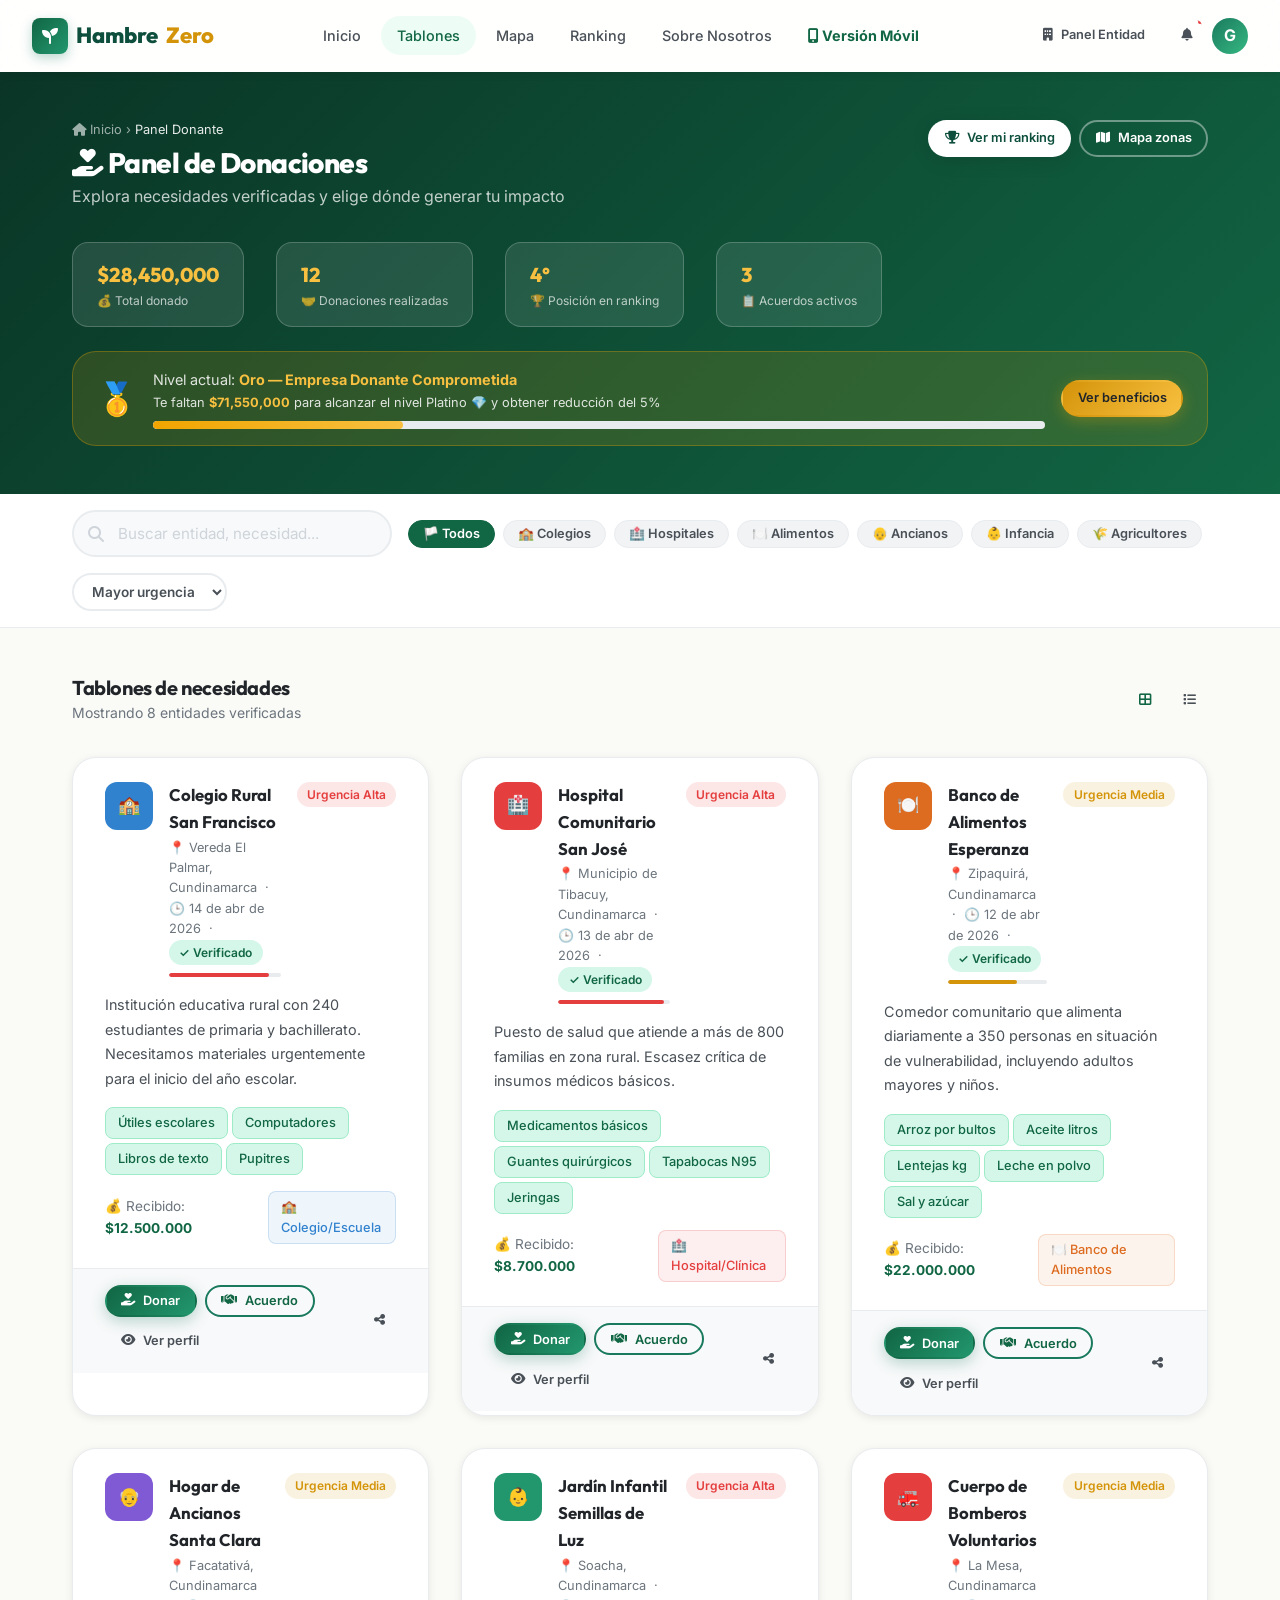
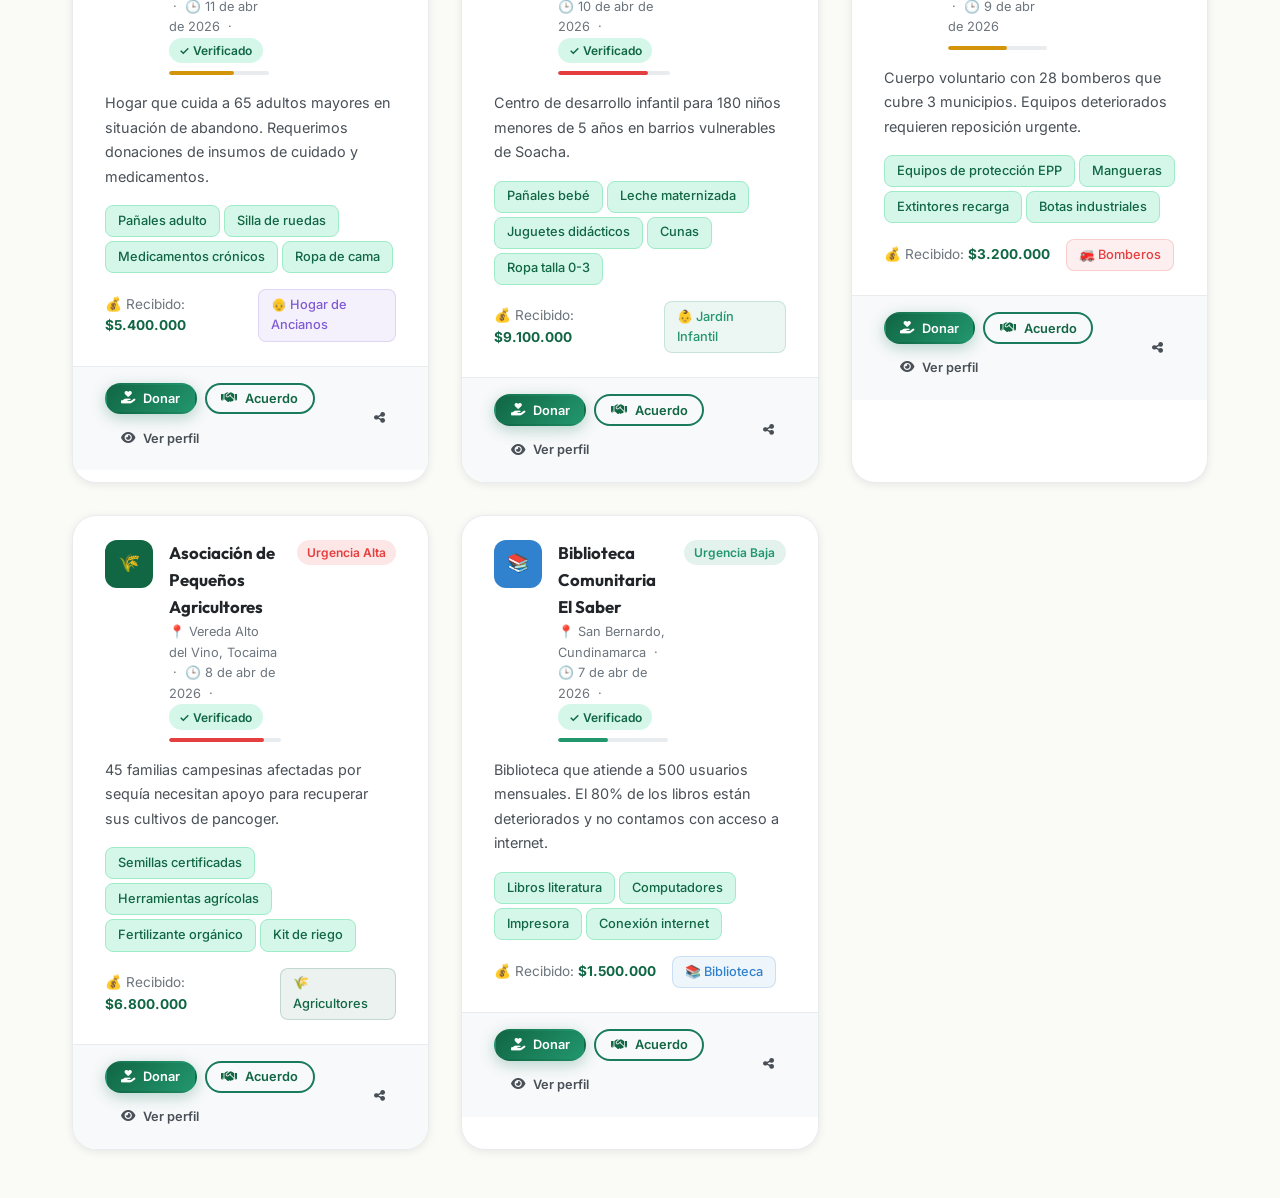
<file: Hackathon Expedition 67/pages/dashboard-donor.html>
<!DOCTYPE html>
<html lang="es">
<head>
  <meta charset="UTF-8">
  <meta name="viewport" content="width=device-width, initial-scale=1.0">
  <title>Panel Donante — HambreZero</title>
  <meta name="description" content="Explora tablones de necesidades y realiza donaciones a entidades verificadas en Colombia.">
  <link rel="stylesheet" href="../css/styles.css">
  <link rel="stylesheet" href="https://cdnjs.cloudflare.com/ajax/libs/font-awesome/6.5.0/css/all.min.css">
  <style>
    .main-content { min-height: calc(100vh - var(--navbar-h)); }
    .page-header {
      background: linear-gradient(135deg, var(--green-900), var(--green-700));
      color: white; padding: var(--space-2xl) 0;
    }
    .page-header h1 { font-family: var(--font-display); font-size: 1.75rem; font-weight: 800; color: white; }
    .page-header p  { color: rgba(255,255,255,0.75); margin-top: 4px; }
    .donor-stats-bar { display: flex; gap: var(--space-xl); margin-top: var(--space-xl); flex-wrap: wrap; }
    .donor-stat { background: rgba(255,255,255,0.1); border: 1px solid rgba(255,255,255,0.2); border-radius: var(--radius-lg); padding: var(--space-md) var(--space-lg);  }
    .donor-stat-num { font-family: var(--font-display); font-size: 1.25rem; font-weight: 800; color: var(--gold-300); }
    .donor-stat-label { font-size: 0.75rem; color: rgba(255,255,255,0.7); }
    .level-banner {
      display: flex; align-items: center; gap: var(--space-md);
      background: rgba(240,165,0,0.15); border: 1px solid rgba(240,165,0,0.3);
      border-radius: var(--radius-xl); padding: var(--space-md) var(--space-lg);
      margin-top: var(--space-lg);
    }
    .level-banner-icon { font-size: 2rem; }
    .level-banner-text { font-size: 0.9rem; color: rgba(255,255,255,0.85); }
    .level-banner-text strong { color: var(--gold-300); }
    .progress { margin-top: 6px; }
    .progress-bar { background: linear-gradient(90deg, var(--gold-400), var(--gold-300)); }

    /* Filters */
    .filters-bar {
      background: white; border-bottom: 1px solid var(--border);
      padding: var(--space-md) 0; position: sticky; top: var(--navbar-h); z-index: 100;
    }
    .filters-inner { display: flex; align-items: center; gap: var(--space-md); flex-wrap: wrap; }
    .filters-chips { display: flex; gap: var(--space-sm); flex-wrap: wrap; }

    /* Bulletins grid */
    .bulletins-grid { display: grid; grid-template-columns: repeat(auto-fill, minmax(340px, 1fr)); gap: var(--space-xl); }

    /* Modal donation */
    .donate-entity-head { display: flex; align-items: center; gap: var(--space-md); margin-bottom: var(--space-xl); }
    .donate-entity-avatar { width: 56px; height: 56px; border-radius: var(--radius-lg); display: flex; align-items: center; justify-content: center; font-size: 1.75rem; }
    .donate-entity-name { font-family: var(--font-display); font-weight: 700; font-size: 1.1rem; }
    .donate-entity-loc  { font-size: 0.8rem; color: var(--text-muted); margin-top: 2px; }

    .amount-presets { display: grid; grid-template-columns: repeat(3,1fr); gap: var(--space-sm); margin-bottom: var(--space-md); }
    .preset-btn {
      padding: 0.6rem; background: var(--gray-50); border: 2px solid var(--border);
      border-radius: var(--radius-md); font-weight: 700; font-size: 0.875rem; color: var(--gray-700);
      cursor: pointer; transition: var(--transition-base); text-align: center;
    }
    .preset-btn:hover, .preset-btn.active { background: var(--green-50); border-color: var(--green-500); color: var(--green-700); }

    .bank-info-box {
      background: var(--green-50); border: 1px solid var(--green-200);
      border-radius: var(--radius-md); padding: var(--space-md); margin-top: var(--space-md);
    }
    .bank-info-box .label { font-size: 0.75rem; font-weight: 700; color: var(--green-700); text-transform: uppercase; letter-spacing: 0.05em; }
    .bank-info-box .value { font-size: 0.9rem; color: var(--text); font-weight: 600; margin-top: 2px; }

    .payment-tabs { display: flex; gap: var(--space-sm); margin-bottom: var(--space-lg); }
    .payment-tab { flex: 1; padding: 0.6rem; border: 2px solid var(--border); border-radius: var(--radius-md); text-align: center; font-size: 0.8rem; font-weight: 600; color: var(--gray-600); cursor: pointer; transition: var(--transition-base); background: white; }
    .payment-tab.active { border-color: var(--green-500); color: var(--green-700); background: var(--green-50); }

    .sort-select { padding: 0.5rem 0.875rem; border: 2px solid var(--border); border-radius: var(--radius-full); font-size: 0.85rem; font-weight: 600; color: var(--gray-700); background: white; cursor: pointer; outline: none; }
    .sort-select:focus { border-color: var(--green-500); }

    @media (max-width: 768px) { .bulletins-grid { grid-template-columns: 1fr; } }
  </style>
</head>
<body>
<div id="page-loader"><div class="loader-logo"><div class="loader-spinner"></div>HambreZero</div></div>
<div id="toast-container" class="toast-container"></div>

<!-- NAVBAR -->
<nav class="navbar" id="main-navbar">
  <div class="navbar-brand">
    <div class="brand-icon"><i class="fas fa-seedling"></i></div>
    Hambre<span>Zero</span>
  </div>
  <div class="navbar-menu">
    <a href="../index.html">Inicio</a>
    <a href="dashboard-donor.html" class="active">Tablones</a>
    <a href="map.html">Mapa</a>
    <a href="ranking.html">Ranking</a>
    <a href="about.html">Sobre Nosotros</a>
    <a href="mobile-preview.html" style="color:var(--green-700); font-weight:700;"><i class="fas fa-mobile-alt"></i> Versión Móvil</a>
  </div>
  <div class="navbar-actions" id="nav-auth">
    <a href="dashboard-entity.html" class="btn btn-ghost btn-sm"><i class="fas fa-building"></i> Panel Entidad</a>
    <div style="position:relative">
      <button class="btn btn-ghost btn-sm btn-icon" onclick="Toast.show('Próximamente: notificaciones','info')">
        <i class="fas fa-bell"></i>
        <span class="notif-dot"></span>
      </button>
    </div>
    <div style="width:36px;height:36px;background:linear-gradient(135deg,var(--green-600),var(--green-400));border-radius:50%;display:flex;align-items:center;justify-content:center;color:white;font-weight:700;cursor:pointer" onclick="window.location.href='auth.html'">G</div>
  </div>
</nav>

<!-- PAGE HEADER -->
<div class="page-header" style="margin-top:var(--navbar-h)">
  <div class="container">
    <div style="display:flex;align-items:flex-start;justify-content:space-between;flex-wrap:wrap;gap:var(--space-md)">
      <div>
        <div style="font-size:0.8rem;color:rgba(255,255,255,0.6);margin-bottom:6px">
          <i class="fas fa-home"></i> Inicio › <span style="color:rgba(255,255,255,0.9)">Panel Donante</span>
        </div>
        <h1><i class="fas fa-hand-holding-heart"></i> Panel de Donaciones</h1>
        <p>Explora necesidades verificadas y elige dónde generar tu impacto</p>
      </div>
      <div style="display:flex;gap:var(--space-sm)">
        <a href="ranking.html" class="btn btn-white btn-sm"><i class="fas fa-trophy"></i> Ver mi ranking</a>
        <a href="map.html" class="btn btn-outline btn-sm" style="border-color:rgba(255,255,255,0.4);color:white"><i class="fas fa-map"></i> Mapa zonas</a>
      </div>
    </div>

    <div class="donor-stats-bar">
      <div class="donor-stat">
        <div class="donor-stat-num">$28,450,000</div>
        <div class="donor-stat-label">💰 Total donado</div>
      </div>
      <div class="donor-stat">
        <div class="donor-stat-num">12</div>
        <div class="donor-stat-label">🤝 Donaciones realizadas</div>
      </div>
      <div class="donor-stat">
        <div class="donor-stat-num">4°</div>
        <div class="donor-stat-label">🏆 Posición en ranking</div>
      </div>
      <div class="donor-stat">
        <div class="donor-stat-num">3</div>
        <div class="donor-stat-label">📋 Acuerdos activos</div>
      </div>
    </div>

    <div class="level-banner">
      <div class="level-banner-icon">🥇</div>
      <div style="flex:1">
        <div class="level-banner-text">Nivel actual: <strong>Oro — Empresa Donante Comprometida</strong></div>
        <div class="level-banner-text" style="font-size:0.8rem;margin-top:2px">Te faltan <strong>$71,550,000</strong> para alcanzar el nivel Platino 💎 y obtener reducción del 5%</div>
        <div class="progress" style="margin-top:8px">
          <div class="progress-bar" style="width: 28%"></div>
        </div>
      </div>
      <a href="ranking.html" class="btn btn-accent btn-sm" style="flex-shrink:0">Ver beneficios</a>
    </div>
  </div>
</div>

<!-- FILTERS BAR -->
<div class="filters-bar">
  <div class="container">
    <div class="filters-inner">
      <div class="search-bar" style="flex:1;min-width:200px;max-width:320px">
        <i class="fas fa-search"></i>
        <input type="text" class="form-control" id="search-input" placeholder="Buscar entidad, necesidad..." style="border-radius:var(--radius-full)">
      </div>
      <div class="filters-chips" id="filter-chips">
        <button class="chip active" data-filter="all">🏳️ Todos</button>
        <button class="chip" data-filter="school">🏫 Colegios</button>
        <button class="chip" data-filter="hospital">🏥 Hospitales</button>
        <button class="chip" data-filter="food">🍽️ Alimentos</button>
        <button class="chip" data-filter="elderly">👴 Ancianos</button>
        <button class="chip" data-filter="nursery">👶 Infancia</button>
        <button class="chip" data-filter="farm">🌾 Agricultores</button>
      </div>
      <select class="sort-select" id="sort-select">
        <option value="urgency">Mayor urgencia</option>
        <option value="recent">Más recientes</option>
        <option value="received">Más recibido</option>
      </select>
    </div>
  </div>
</div>

<!-- MAIN CONTENT -->
<div class="main-content" style="background:var(--bg);padding:var(--space-2xl) 0">
  <div class="container">
    <div style="display:flex;align-items:center;justify-content:space-between;margin-bottom:var(--space-xl);flex-wrap:wrap;gap:var(--space-md)">
      <div>
        <h2 style="font-family:var(--font-display);font-size:1.25rem;font-weight:700">Tablones de necesidades</h2>
        <p style="font-size:0.875rem;color:var(--text-muted);margin-top:2px" id="results-count">Mostrando 8 entidades verificadas</p>
      </div>
      <div style="display:flex;gap:var(--space-sm)">
        <button class="btn btn-ghost btn-sm btn-icon" id="view-grid" title="Vista cuadrícula" style="color:var(--green-700)"><i class="fas fa-th-large"></i></button>
        <button class="btn btn-ghost btn-sm btn-icon" id="view-list" title="Vista lista"><i class="fas fa-list"></i></button>
      </div>
    </div>

    <div class="bulletins-grid" id="bulletins-container"></div>
  </div>
</div>

<!-- ═══ DONATION MODAL ═══════════════════════════════ -->
<div class="modal-overlay" id="modal-donate">
  <div class="modal">
    <div class="modal-header">
      <h3 class="modal-title"><i class="fas fa-hand-holding-heart" style="color:var(--green-600)"></i> Realizar Donación</h3>
      <button class="modal-close" data-modal-close="modal-donate"><i class="fas fa-times"></i></button>
    </div>
    <div class="modal-body">
      <div class="donate-entity-head">
        <div class="donate-entity-avatar" id="donate-entity-avatar" style="background:var(--green-100)">🏛️</div>
        <div>
          <div class="donate-entity-name" id="donate-entity-name">Nombre entidad</div>
          <div class="donate-entity-loc" id="donate-entity-location">Ubicación</div>
        </div>
      </div>

      <!-- Payment type tabs -->
      <div class="payment-tabs">
        <button class="payment-tab active" onclick="setPayType(this,'money')"><i class="fas fa-money-bill-wave"></i> Dinero</button>
        <button class="payment-tab" onclick="setPayType(this,'material')"><i class="fas fa-box"></i> Material</button>
        <button class="payment-tab" onclick="setPayType(this,'agreement')"><i class="fas fa-handshake"></i> Acuerdo</button>
      </div>

      <form id="form-donate" style="display:flex;flex-direction:column;gap:var(--space-md)">
        <!-- Money section -->
        <div id="pay-money">
          <div class="form-group">
            <label class="form-label">Monto a donar (sin límite) *</label>
            <div class="donation-input-wrap">
              <input type="number" class="form-control" id="donate-amount" placeholder="0" min="1000" style="padding-left:2rem;font-size:1.25rem;font-weight:700;color:var(--green-700)">
            </div>
          </div>
          <div style="font-size:0.8rem;color:var(--text-muted);margin-bottom:var(--space-md)">Montos rápidos:</div>
          <div class="amount-presets">
            <button type="button" class="preset-btn quick-amount-btn" data-amount="100000">$100K</button>
            <button type="button" class="preset-btn quick-amount-btn" data-amount="500000">$500K</button>
            <button type="button" class="preset-btn quick-amount-btn" data-amount="1000000">$1M</button>
            <button type="button" class="preset-btn quick-amount-btn" data-amount="5000000">$5M</button>
            <button type="button" class="preset-btn quick-amount-btn" data-amount="10000000">$10M</button>
            <button type="button" class="preset-btn quick-amount-btn" data-amount="50000000">$50M</button>
          </div>
          <div class="bank-info-box mt-md">
            <div class="label">📋 Datos bancarios para transferencia</div>
            <div class="value" id="donate-account">No. cuenta</div>
            <div style="font-size:0.8rem;color:var(--text-muted);margin-top:4px">
              📞 <span id="donate-contact"></span> &nbsp;·&nbsp; 📧 <span id="donate-email"></span>
            </div>
          </div>
          <div class="form-group mt-md">
            <label class="form-label">Mensaje para la entidad (opcional)</label>
            <textarea class="form-control" name="message" placeholder="Escribe un mensaje de apoyo..." rows="2"></textarea>
          </div>
        </div>

        <!-- Material section -->
        <div id="pay-material" style="display:none">
          <div class="form-group">
            <label class="form-label">Descripción del material a donar *</label>
            <textarea class="form-control" name="material_desc" placeholder="Ej: 200 resmas de papel carta, 50 sillas plásticas, ..." rows="3"></textarea>
          </div>
          <div class="form-group">
            <label class="form-label">Valor estimado del material</label>
            <div class="donation-input-wrap">
              <input type="number" class="form-control" name="material_value" placeholder="0" style="padding-left:2rem">
            </div>
          </div>
          <div class="form-group">
            <label class="form-label">Fecha de entrega propuesta</label>
            <input type="date" class="form-control" name="delivery_date">
          </div>
        </div>

        <!-- Agreement section -->
        <div id="pay-agreement" style="display:none">
          <div class="alert alert-info mb-md">
            <i class="fas fa-info-circle"></i>
            Un acuerdo de donación es un compromiso continuo. La entidad será notificada y podrán coordinar los detalles directamente.
          </div>
          <div class="form-group">
            <label class="form-label">Tipo de apoyo comprometido *</label>
            <select class="form-control form-select" name="agreement_type">
              <option>Donación mensual de dinero</option>
              <option>Suministro periódico de materiales</option>
              <option>Apoyo técnico o profesional</option>
              <option>Donación puntual de gran volumen</option>
            </select>
          </div>
          <div class="form-group">
            <label class="form-label">Duración del acuerdo</label>
            <select class="form-control form-select" name="agreement_duration">
              <option>3 meses</option>
              <option>6 meses</option>
              <option>1 año</option>
              <option>Indefinido</option>
            </select>
          </div>
          <div class="form-group">
            <label class="form-label">Descripción del acuerdo *</label>
            <textarea class="form-control" name="agreement_desc" rows="3" placeholder="Describe en detalle el apoyo que ofrecerás..."></textarea>
          </div>
        </div>

        <button type="submit" class="btn btn-primary btn-xl btn-block">
          <i class="fas fa-paper-plane"></i> Confirmar donación
        </button>
      </form>
    </div>
  </div>
</div>

<!-- ═══ AGREEMENT MODAL ══════════════════════════════ -->
<div class="modal-overlay" id="modal-agreement">
  <div class="modal">
    <div class="modal-header">
      <h3 class="modal-title"><i class="fas fa-handshake" style="color:var(--green-600)"></i> Crear Acuerdo</h3>
      <button class="modal-close" data-modal-close="modal-agreement"><i class="fas fa-times"></i></button>
    </div>
    <div class="modal-body">
      <div class="alert alert-success mb-xl">
        <i class="fas fa-check-circle"></i>
        Creando acuerdo con: <strong class="agreement-target">Entidad</strong>
      </div>
      <form id="form-agreement" style="display:flex;flex-direction:column;gap:var(--space-md)">
        <div class="form-group">
          <label class="form-label">Tipo de acuerdo *</label>
          <select class="form-control form-select" name="type" required>
            <option>Donación monetaria mensual</option>
            <option>Materiales y suministros periódicos</option>
            <option>Visita de donación directa</option>
            <option>Apoyo logístico o transporte</option>
            <option>Capacitación o apoyo técnico</option>
          </select>
        </div>
        <div class="form-group">
          <label class="form-label">Valor comprometido (mensual/total) *</label>
          <div class="donation-input-wrap">
            <input type="number" class="form-control" name="value" placeholder="0" required style="padding-left:2rem">
          </div>
        </div>
        <div class="form-group">
          <label class="form-label">Fecha de inicio *</label>
          <input type="date" class="form-control" name="start_date" required>
        </div>
        <div class="form-group">
          <label class="form-label">Duración</label>
          <select class="form-control form-select" name="duration">
            <option>3 meses</option><option>6 meses</option><option>1 año</option><option>Indefinido</option>
          </select>
        </div>
        <div class="form-group">
          <label class="form-label">Detalles del acuerdo *</label>
          <textarea class="form-control" name="details" rows="3" placeholder="Describe lo que ofreces..." required></textarea>
        </div>
        <button type="submit" class="btn btn-primary btn-block btn-lg" onclick="submitAgreement(event)">
          <i class="fas fa-handshake"></i> Enviar propuesta de acuerdo
        </button>
      </form>
    </div>
  </div>
</div>

<script src="../js/app.js"></script>
<script>
  let currentFilter = 'all';
  let currentSearch = '';

  function renderBulletins() {
    const container = document.getElementById('bulletins-container');
    if (!container) return;
    let filtered = AppState.entities;
    if (currentFilter !== 'all') filtered = filtered.filter(e => e.type === currentFilter);
    if (currentSearch) {
      const q = currentSearch.toLowerCase();
      filtered = filtered.filter(e =>
        e.name.toLowerCase().includes(q) ||
        e.location.toLowerCase().includes(q) ||
        e.needs.some(n => n.toLowerCase().includes(q))
      );
    }
    const count = document.getElementById('results-count');
    if (count) count.textContent = `Mostrando ${filtered.length} entidade${filtered.length !== 1 ? 's' : ''} verificada${filtered.length !== 1 ? 's' : ''}`;
    if (filtered.length === 0) {
      container.innerHTML = `<div class="empty-state" style="grid-column:1/-1"><div class="empty-state-icon">🔍</div><div class="empty-state-title">Sin resultados</div><p>Prueba con otros filtros</p></div>`;
    } else {
      container.innerHTML = filtered.map(e => createBulletinCard(e)).join('');
    }
  }

  document.addEventListener('DOMContentLoaded', () => {
    renderBulletins();

    // search
    document.getElementById('search-input')?.addEventListener('input', e => {
      currentSearch = e.target.value.trim();
      renderBulletins();
    });

    // chips
    document.querySelectorAll('.chip[data-filter]').forEach(chip => {
      chip.addEventListener('click', () => {
        document.querySelectorAll('.chip[data-filter]').forEach(c => c.classList.remove('active'));
        chip.classList.add('active');
        currentFilter = chip.dataset.filter;
        renderBulletins();
      });
    });

    // sort
    document.getElementById('sort-select')?.addEventListener('change', e => {
      const val = e.target.value;
      if (val === 'urgency') AppState.entities.sort((a, b) => b.urgencyVal - a.urgencyVal);
      if (val === 'recent')  AppState.entities.sort((a, b) => new Date(b.posted) - new Date(a.posted));
      if (val === 'received') AppState.entities.sort((a, b) => b.received - a.received);
      renderBulletins();
    });

    // quick amounts
    document.querySelectorAll('.quick-amount-btn').forEach(btn => {
      btn.addEventListener('click', () => {
        document.querySelectorAll('.quick-amount-btn').forEach(b => b.classList.remove('active'));
        btn.classList.add('active');
        const inp = document.getElementById('donate-amount');
        if (inp) inp.value = btn.dataset.amount;
      });
    });

    // donate form
    document.getElementById('form-donate')?.addEventListener('submit', e => {
      e.preventDefault();
      const amount = document.getElementById('donate-amount')?.value;
      if (!amount || amount <= 0) { Toast.show('Ingresa un monto válido', 'warning'); return; }
      Modal.close('modal-donate');
      Toast.show(`¡Donación de ${fmt.currency(amount)} registrada! 🎉`, 'success', 5000);
    });
  });

  function setPayType(btn, type) {
    document.querySelectorAll('.payment-tab').forEach(b => b.classList.remove('active'));
    btn.classList.add('active');
    ['money','material','agreement'].forEach(t => {
      const el = document.getElementById(`pay-${t}`);
      if (el) el.style.display = t === type ? 'block' : 'none';
    });
  }

  function submitAgreement(e) {
    e.preventDefault();
    Modal.close('modal-agreement');
    Toast.show('Propuesta de acuerdo enviada exitosamente 🤝', 'success', 5000);
  }

  window.setPayType = setPayType;
  window.submitAgreement = submitAgreement;
</script>
</body>
</html>
</file>
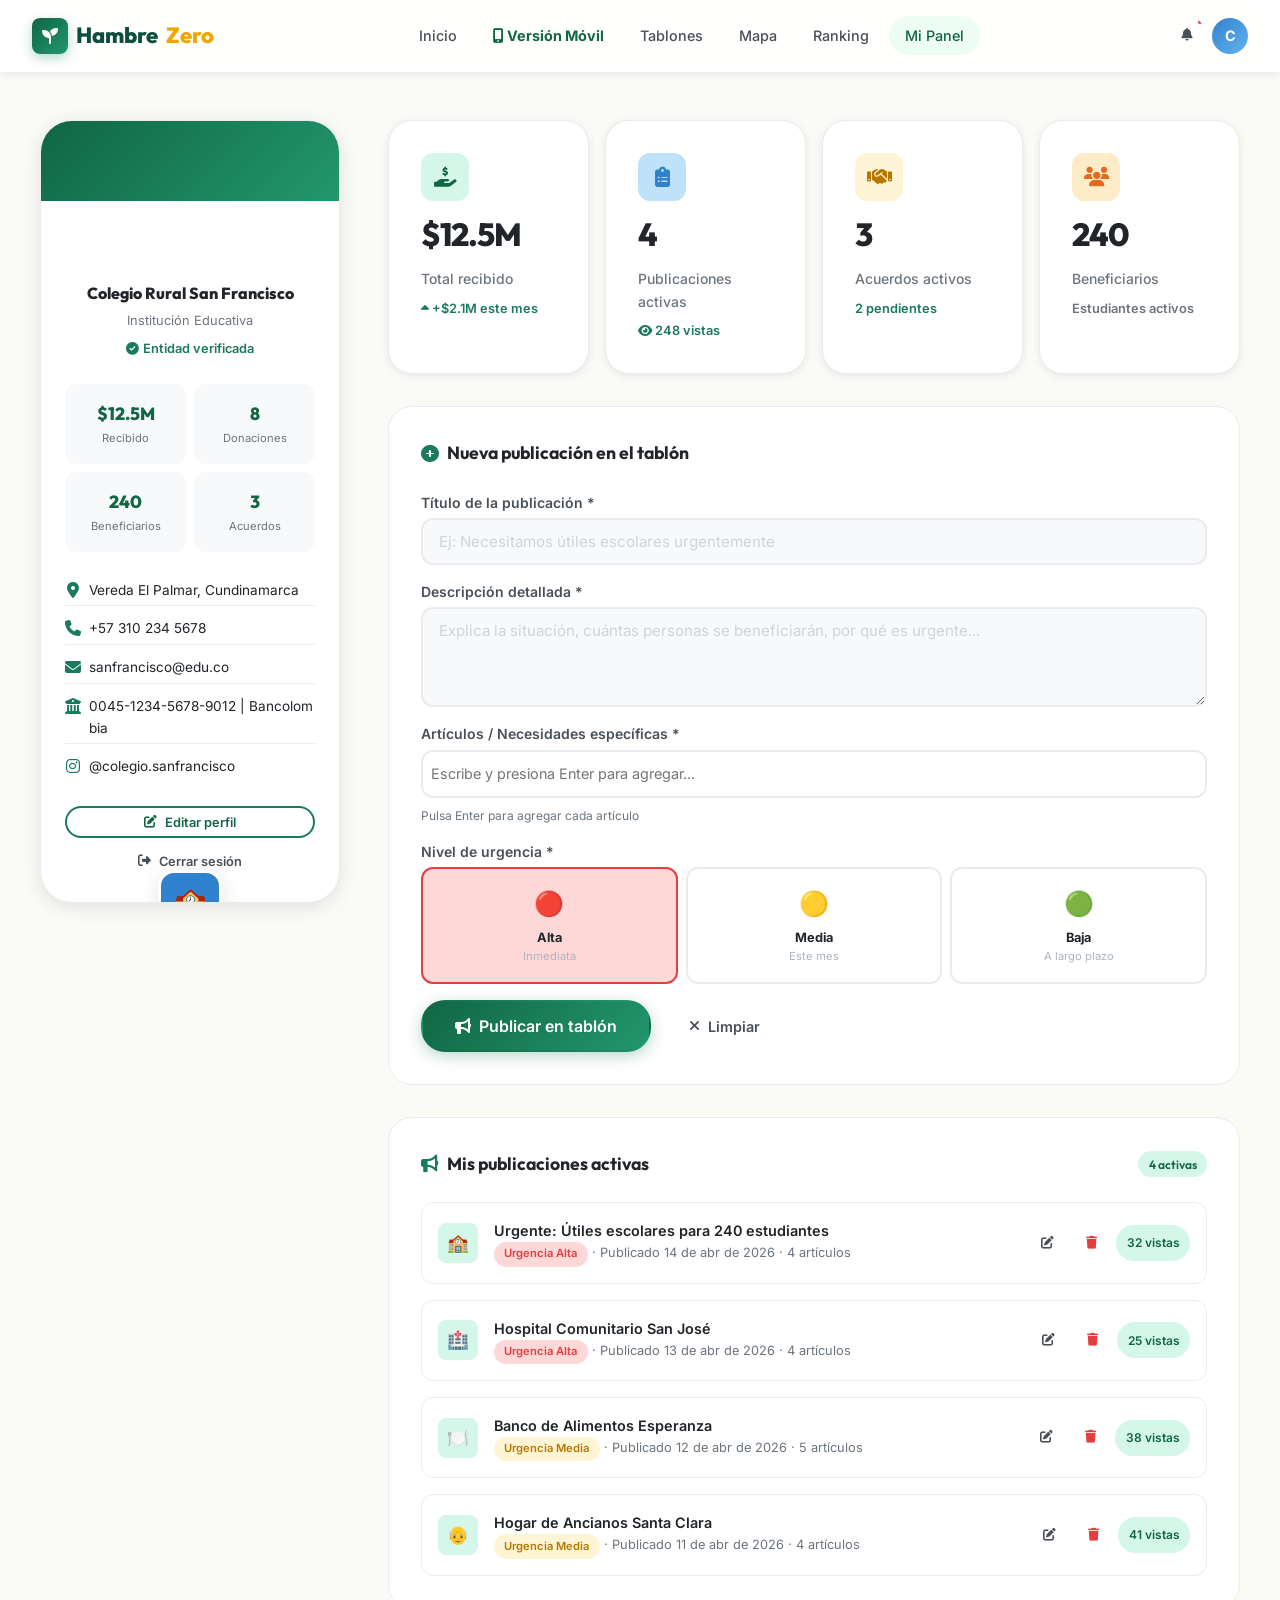
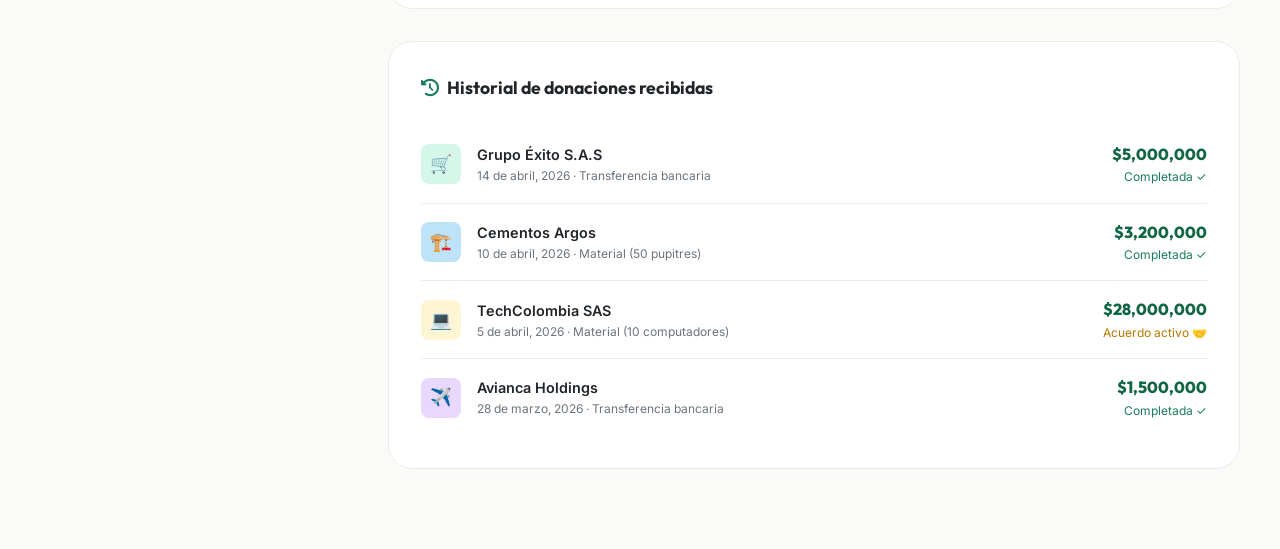
<file: Hackathon Expedition 67/pages/dashboard-entity.html>
<!DOCTYPE html>
<html lang="es">
<head>
  <meta charset="UTF-8">
  <meta name="viewport" content="width=device-width, initial-scale=1.0">
  <title>Panel Entidad — HambreZero</title>
  <meta name="description" content="Administra el perfil de tu institución y publica tus necesidades en HambreZero.">
  <link rel="stylesheet" href="../css/styles.css">
  <link rel="stylesheet" href="https://cdnjs.cloudflare.com/ajax/libs/font-awesome/6.5.0/css/all.min.css">
  <style>
    body { background: var(--bg); }
    .entity-layout { display: grid; grid-template-columns: 300px 1fr; gap: var(--space-2xl); padding: var(--space-2xl) 0; margin-top: var(--navbar-h); }
    /* Profile card */
    .profile-card {
      background: white; border-radius: var(--radius-2xl); border: 1px solid var(--border);
      box-shadow: var(--shadow-md); overflow: hidden; position: sticky; top: calc(var(--navbar-h) + var(--space-xl)); align-self: start;
    }
    .profile-card-banner {
      height: 80px;
      background: linear-gradient(135deg, var(--green-700), var(--green-500));
      position: relative;
    }
    .profile-avatar-wrap { position: absolute; bottom: -32px; left: 50%; transform: translateX(-50%); }
    .profile-avatar {
      width: 64px; height: 64px; border-radius: var(--radius-lg);
      display: flex; align-items: center; justify-content: center;
      font-size: 1.75rem; border: 3px solid white; background: #3182ce;
      box-shadow: var(--shadow-md);
    }
    .profile-body { padding: var(--space-xl) var(--space-lg) var(--space-lg); margin-top: var(--space-2xl); }
    .profile-name { font-family: var(--font-display); font-weight: 800; font-size: 1rem; text-align:center; }
    .profile-type { font-size: 0.8rem; color: var(--text-muted); text-align: center; margin-top: 4px; }
    .profile-verified { display: flex; align-items: center; justify-content: center; gap: 4px; color: var(--green-600); font-size: 0.8rem; font-weight: 600; margin-top: var(--space-sm); }
    .profile-stats { display: grid; grid-template-columns: 1fr 1fr; gap: var(--space-sm); margin: var(--space-lg) 0; }
    .profile-stat { background: var(--gray-50); border-radius: var(--radius-md); padding: var(--space-md); text-align: center; }
    .profile-stat-num { font-family: var(--font-display); font-weight: 800; font-size: 1.1rem; color: var(--green-700); }
    .profile-stat-label { font-size: 0.7rem; color: var(--text-muted); margin-top: 2px; }
    .profile-info-item { display: flex; align-items: flex-start; gap: var(--space-sm); padding: var(--space-xs) 0; border-bottom: 1px solid var(--border); }
    .profile-info-item:last-child { border-bottom: none; }
    .profile-info-icon { color: var(--green-600); width: 16px; text-align: center; flex-shrink: 0; margin-top: 2px; }
    .profile-info-text { font-size: 0.85rem; color: var(--text); word-break: break-all; }
    /* Main content */
    .entity-main { min-width: 0; }
    .entity-section { background: white; border: 1px solid var(--border); border-radius: var(--radius-xl); padding: var(--space-xl); margin-bottom: var(--space-xl); }
    .entity-section-title { font-family: var(--font-display); font-size: 1.1rem; font-weight: 700; margin-bottom: var(--space-lg); display: flex; align-items: center; gap: var(--space-sm); }

    /* Need item */
    .need-item {
      display: flex; align-items: center; gap: var(--space-md);
      padding: var(--space-md); border: 1px solid var(--border); border-radius: var(--radius-md);
      transition: var(--transition-base);
    }
    .need-item:hover { border-color: var(--green-300); background: var(--green-50); }
    .need-item-icon { width: 40px; height: 40px; background: var(--green-100); border-radius: var(--radius-sm); display: flex; align-items: center; justify-content: center; color: var(--green-700); font-size: 1.1rem; flex-shrink: 0; }
    .need-item-info { flex: 1; min-width: 0; }
    .need-item-title { font-weight: 600; font-size: 0.9rem; }
    .need-item-meta { font-size: 0.8rem; color: var(--text-muted); }
    .need-item-actions { display: flex; gap: var(--space-sm); }

    /* Donation history */
    .donation-item { display: flex; align-items: center; gap: var(--space-md); padding: var(--space-md) 0; border-bottom: 1px solid var(--border); }
    .donation-item:last-child { border-bottom: none; }
    .donation-avatar { width: 40px; height: 40px; border-radius: var(--radius-sm); display: flex; align-items: center; justify-content: center; font-size: 1.1rem; flex-shrink: 0; }
    .donation-info { flex: 1; min-width: 0; }
    .donation-name { font-weight: 600; font-size: 0.9rem; }
    .donation-date { font-size: 0.75rem; color: var(--text-muted); }
    .donation-amount { font-family: var(--font-display); font-weight: 800; color: var(--green-700); text-align: right; }
    .donation-type { font-size: 0.75rem; color: var(--text-muted); text-align: right; }

    /* New publication form */
    .urgency-selector { display: grid; grid-template-columns: repeat(3, 1fr); gap: var(--space-sm); }
    .urgency-opt { padding: var(--space-md); border: 2px solid var(--border); border-radius: var(--radius-md); text-align: center; cursor: pointer; transition: var(--transition-base); }
    .urgency-opt:hover { border-color: var(--green-400); }
    .urgency-opt.selected { border-color: var(--red-500); background: var(--red-100); }
    .urgency-opt.selected.medium { border-color: var(--gold-400); background: var(--gold-100); }
    .urgency-opt.selected.low    { border-color: var(--green-500); background: var(--green-100); }
    .urgency-opt-icon { font-size: 1.5rem; margin-bottom: 4px; }
    .urgency-opt-label { font-size: 0.8rem; font-weight: 700; }

    .needs-tags-input { display: flex; flex-wrap: wrap; gap: var(--space-sm); padding: var(--space-sm); border: 2px solid var(--border); border-radius: var(--radius-md); min-height: 48px; cursor: text; }
    .needs-tags-input:focus-within { border-color: var(--green-500); }
    .need-tag { display: inline-flex; align-items: center; gap: 4px; background: var(--green-100); color: var(--green-700); padding: 2px 8px 2px 10px; border-radius: var(--radius-full); font-size: 0.8rem; font-weight: 600; }
    .need-tag-remove { cursor: pointer; color: var(--green-600); font-size: 0.7rem; margin-left: 2px; }
    .needs-tags-input input { border: none; outline: none; background: transparent; font-size: 0.9rem; flex: 1; min-width: 120px; font-family: inherit; }

    @media (max-width: 900px) { .entity-layout { grid-template-columns: 1fr; } .profile-card { position: static; } }
  </style>
</head>
<body>
<div id="page-loader"><div class="loader-logo"><div class="loader-spinner"></div>HambreZero</div></div>
<div id="toast-container" class="toast-container"></div>

<!-- NAVBAR -->
<nav class="navbar" id="main-navbar">
  <div class="navbar-brand">
    <div class="brand-icon"><i class="fas fa-seedling"></i></div>
    Hambre<span style="color:var(--gold-400)">Zero</span>
  </div>
  <div class="navbar-menu">
    <a href="../index.html">Inicio</a>
    <a href="mobile-preview.html" style="color:var(--green-700); font-weight:700;"><i class="fas fa-mobile-alt"></i> Versión Móvil</a>
    <a href="dashboard-donor.html">Tablones</a>
    <a href="map.html">Mapa</a>
    <a href="ranking.html">Ranking</a>
    <a href="dashboard-entity.html" class="active">Mi Panel</a>
  </div>
  <div class="navbar-actions">
    <button class="btn btn-ghost btn-sm btn-icon" onclick="Toast.show('Próximamente: notificaciones','info')" style="position:relative">
      <i class="fas fa-bell"></i><span class="notif-dot"></span>
    </button>
    <div style="width:36px;height:36px;background:linear-gradient(135deg,#3182ce,#63b3ed);border-radius:50%;display:flex;align-items:center;justify-content:center;color:white;font-weight:700;font-size:0.9rem">C</div>
  </div>
</nav>

<div class="container entity-layout">
  <!-- ═══ PROFILE SIDEBAR ═══════════════════════════════ -->
  <aside>
    <div class="profile-card">
      <div class="profile-card-banner"></div>
      <div class="profile-body">
        <div class="profile-avatar-wrap">
          <div class="profile-avatar">🏫</div>
        </div>
        <div class="profile-name">Colegio Rural San Francisco</div>
        <div class="profile-type">Institución Educativa</div>
        <div class="profile-verified"><i class="fas fa-check-circle"></i> Entidad verificada</div>
        <div class="profile-stats">
          <div class="profile-stat">
            <div class="profile-stat-num">$12.5M</div>
            <div class="profile-stat-label">Recibido</div>
          </div>
          <div class="profile-stat">
            <div class="profile-stat-num">8</div>
            <div class="profile-stat-label">Donaciones</div>
          </div>
          <div class="profile-stat">
            <div class="profile-stat-num">240</div>
            <div class="profile-stat-label">Beneficiarios</div>
          </div>
          <div class="profile-stat">
            <div class="profile-stat-num">3</div>
            <div class="profile-stat-label">Acuerdos</div>
          </div>
        </div>
        <div style="display:flex;flex-direction:column;gap:var(--space-sm);margin-top:var(--space-md)">
          <div class="profile-info-item">
            <i class="fas fa-map-marker-alt profile-info-icon"></i>
            <span class="profile-info-text">Vereda El Palmar, Cundinamarca</span>
          </div>
          <div class="profile-info-item">
            <i class="fas fa-phone profile-info-icon"></i>
            <span class="profile-info-text">+57 310 234 5678</span>
          </div>
          <div class="profile-info-item">
            <i class="fas fa-envelope profile-info-icon"></i>
            <span class="profile-info-text">sanfrancisco@edu.co</span>
          </div>
          <div class="profile-info-item">
            <i class="fas fa-university profile-info-icon"></i>
            <span class="profile-info-text">0045-1234-5678-9012 | Bancolombia</span>
          </div>
          <div class="profile-info-item">
            <i class="fab fa-instagram profile-info-icon"></i>
            <span class="profile-info-text">@colegio.sanfrancisco</span>
          </div>
        </div>
        <div style="margin-top:var(--space-lg);display:flex;flex-direction:column;gap:var(--space-sm)">
          <button class="btn btn-outline btn-block btn-sm" onclick="Modal.open('modal-edit-profile')">
            <i class="fas fa-edit"></i> Editar perfil
          </button>
          <button class="btn btn-ghost btn-block btn-sm" onclick="window.location.href='auth.html'">
            <i class="fas fa-sign-out-alt"></i> Cerrar sesión
          </button>
        </div>
      </div>
    </div>
  </aside>

  <!-- ═══ MAIN AREA ════════════════════════════════════ -->
  <main class="entity-main">

    <!-- Stats row -->
    <div style="display:grid;grid-template-columns:repeat(4,1fr);gap:var(--space-md);margin-bottom:var(--space-xl)">
      <div class="stat-card">
        <div class="stat-icon green"><i class="fas fa-hand-holding-dollar"></i></div>
        <div class="stat-value">$12.5M</div>
        <div class="stat-label">Total recibido</div>
        <div class="stat-change up"><i class="fas fa-caret-up"></i> +$2.1M este mes</div>
      </div>
      <div class="stat-card">
        <div class="stat-icon blue"><i class="fas fa-clipboard-list"></i></div>
        <div class="stat-value">4</div>
        <div class="stat-label">Publicaciones activas</div>
        <div class="stat-change up"><i class="fas fa-eye"></i> 248 vistas</div>
      </div>
      <div class="stat-card">
        <div class="stat-icon gold"><i class="fas fa-handshake"></i></div>
        <div class="stat-value">3</div>
        <div class="stat-label">Acuerdos activos</div>
        <div class="stat-change up">2 pendientes</div>
      </div>
      <div class="stat-card">
        <div class="stat-icon orange"><i class="fas fa-users"></i></div>
        <div class="stat-value">240</div>
        <div class="stat-label">Beneficiarios</div>
        <div class="stat-change" style="color:var(--text-muted)">Estudiantes activos</div>
      </div>
    </div>

    <!-- New publication -->
    <div class="entity-section">
      <div class="entity-section-title">
        <i class="fas fa-plus-circle" style="color:var(--green-600)"></i>
        Nueva publicación en el tablón
      </div>
      <form id="form-new-bulletin" style="display:flex;flex-direction:column;gap:var(--space-md)">
        <div class="form-group">
          <label class="form-label">Título de la publicación *</label>
          <input type="text" class="form-control" id="bull-title" placeholder="Ej: Necesitamos útiles escolares urgentemente" required>
        </div>
        <div class="form-group">
          <label class="form-label">Descripción detallada *</label>
          <textarea class="form-control" id="bull-desc" rows="3" placeholder="Explica la situación, cuántas personas se beneficiarán, por qué es urgente..." required></textarea>
        </div>
        <div class="form-group">
          <label class="form-label">Artículos / Necesidades específicas *</label>
          <div class="needs-tags-input" id="needs-tags-wrap" onclick="document.getElementById('needs-tag-input').focus()">
            <input type="text" id="needs-tag-input" placeholder="Escribe y presiona Enter para agregar...">
          </div>
          <div style="font-size:0.75rem;color:var(--text-muted);margin-top:4px">Pulsa Enter para agregar cada artículo</div>
        </div>
        <div class="form-group">
          <label class="form-label">Nivel de urgencia *</label>
          <div class="urgency-selector">
            <div class="urgency-opt selected" data-urgency="high" onclick="selectUrgency(this)">
              <div class="urgency-opt-icon">🔴</div>
              <div class="urgency-opt-label">Alta</div>
              <div style="font-size:0.7rem;color:var(--gray-500)">Inmediata</div>
            </div>
            <div class="urgency-opt medium" data-urgency="medium" onclick="selectUrgency(this)">
              <div class="urgency-opt-icon">🟡</div>
              <div class="urgency-opt-label">Media</div>
              <div style="font-size:0.7rem;color:var(--gray-500)">Este mes</div>
            </div>
            <div class="urgency-opt low" data-urgency="low" onclick="selectUrgency(this)">
              <div class="urgency-opt-icon">🟢</div>
              <div class="urgency-opt-label">Baja</div>
              <div style="font-size:0.7rem;color:var(--gray-500)">A largo plazo</div>
            </div>
          </div>
        </div>
        <div style="display:flex;gap:var(--space-md)">
          <button type="submit" class="btn btn-primary btn-lg">
            <i class="fas fa-bullhorn"></i> Publicar en tablón
          </button>
          <button type="button" class="btn btn-ghost" onclick="clearForm()">
            <i class="fas fa-times"></i> Limpiar
          </button>
        </div>
      </form>
    </div>

    <!-- My publications -->
    <div class="entity-section">
      <div class="entity-section-title">
        <i class="fas fa-bullhorn" style="color:var(--green-600)"></i>
        Mis publicaciones activas
        <span class="badge badge-green" style="margin-left:auto">4 activas</span>
      </div>
      <div style="display:flex;flex-direction:column;gap:var(--space-md)" id="my-bulletins">
        <!-- Will be rendered by JS -->
      </div>
    </div>

    <!-- Donation history -->
    <div class="entity-section">
      <div class="entity-section-title">
        <i class="fas fa-history" style="color:var(--green-600)"></i>
        Historial de donaciones recibidas
      </div>
      <div id="donation-history">
        <div class="donation-item">
          <div class="donation-avatar" style="background:var(--green-100);color:var(--green-700)">🛒</div>
          <div class="donation-info">
            <div class="donation-name">Grupo Éxito S.A.S</div>
            <div class="donation-date">14 de abril, 2026 · Transferencia bancaria</div>
          </div>
          <div>
            <div class="donation-amount">$5,000,000</div>
            <div class="donation-type" style="color:var(--green-600)">Completada ✓</div>
          </div>
        </div>
        <div class="donation-item">
          <div class="donation-avatar" style="background:var(--blue-100);color:var(--blue-500)">🏗️</div>
          <div class="donation-info">
            <div class="donation-name">Cementos Argos</div>
            <div class="donation-date">10 de abril, 2026 · Material (50 pupitres)</div>
          </div>
          <div>
            <div class="donation-amount">$3,200,000</div>
            <div class="donation-type" style="color:var(--green-600)">Completada ✓</div>
          </div>
        </div>
        <div class="donation-item">
          <div class="donation-avatar" style="background:var(--gold-100);color:var(--gold-600)">💻</div>
          <div class="donation-info">
            <div class="donation-name">TechColombia SAS</div>
            <div class="donation-date">5 de abril, 2026 · Material (10 computadores)</div>
          </div>
          <div>
            <div class="donation-amount">$28,000,000</div>
            <div class="donation-type" style="color:var(--gold-600)">Acuerdo activo 🤝</div>
          </div>
        </div>
        <div class="donation-item">
          <div class="donation-avatar" style="background:var(--purple-100);color:var(--purple-500)">✈️</div>
          <div class="donation-info">
            <div class="donation-name">Avianca Holdings</div>
            <div class="donation-date">28 de marzo, 2026 · Transferencia bancaria</div>
          </div>
          <div>
            <div class="donation-amount">$1,500,000</div>
            <div class="donation-type" style="color:var(--green-600)">Completada ✓</div>
          </div>
        </div>
      </div>
    </div>

  </main>
</div>

<!-- ═══ EDIT PROFILE MODAL ════════════════════════════ -->
<div class="modal-overlay" id="modal-edit-profile">
  <div class="modal" style="max-width:600px">
    <div class="modal-header">
      <h3 class="modal-title"><i class="fas fa-edit" style="color:var(--green-600)"></i> Editar perfil</h3>
      <button class="modal-close" data-modal-close="modal-edit-profile"><i class="fas fa-times"></i></button>
    </div>
    <div class="modal-body">
      <form id="form-edit-profile" style="display:flex;flex-direction:column;gap:var(--space-md)">
        <div class="form-group">
          <label class="form-label">Nombre de la institución</label>
          <input type="text" class="form-control" value="Colegio Rural San Francisco">
        </div>
        <div class="form-group">
          <label class="form-label">Descripción</label>
          <textarea class="form-control" rows="3">Institución educativa rural con 240 estudiantes de primaria y bachillerato.</textarea>
        </div>
        <div class="form-group">
          <label class="form-label">Teléfono de contacto</label>
          <input type="tel" class="form-control" value="+57 310 234 5678">
        </div>
        <div class="form-group">
          <label class="form-label">Correo electrónico</label>
          <input type="email" class="form-control" value="sanfrancisco@edu.co">
        </div>
        <div class="form-group">
          <label class="form-label">Número de cuenta bancaria</label>
          <input type="text" class="form-control" value="0045-1234-5678-9012 | Bancolombia">
        </div>
        <div class="form-group">
          <label class="form-label">Red social (Instagram, Facebook, etc.)</label>
          <input type="text" class="form-control" value="@colegio.sanfrancisco">
        </div>
        <div style="display:flex;gap:var(--space-md)">
          <button type="submit" class="btn btn-primary" onclick="saveProfile(event)">
            <i class="fas fa-save"></i> Guardar cambios
          </button>
          <button type="button" class="btn btn-ghost" data-modal-close="modal-edit-profile">Cancelar</button>
        </div>
      </form>
    </div>
  </div>
</div>

<script src="../js/app.js"></script>
<script>
  // Render my bulletins
  document.addEventListener('DOMContentLoaded', () => {
    const container = document.getElementById('my-bulletins');
    if (container) {
      container.innerHTML = AppState.entities.slice(0, 4).map(e => `
        <div class="need-item">
          <div class="need-item-icon">${e.avatar}</div>
          <div class="need-item-info">
            <div class="need-item-title">${e.name === 'Colegio Rural San Francisco' ? 'Urgente: Útiles escolares para 240 estudiantes' : e.name}</div>
            <div class="need-item-meta">
              <span class="badge badge-${e.urgency==='high'?'red':e.urgency==='medium'?'gold':'green'}" style="font-size:0.7rem">
                Urgencia ${e.urgency==='high'?'Alta':e.urgency==='medium'?'Media':'Baja'}
              </span>
              · Publicado ${fmt.date(e.posted)} · ${e.needs.length} artículos
            </div>
          </div>
          <div class="need-item-actions">
            <button class="btn btn-ghost btn-sm btn-icon" title="Editar" onclick="Toast.show('Editor de publicación próximamente','info')"><i class="fas fa-edit"></i></button>
            <button class="btn btn-ghost btn-sm btn-icon" title="Eliminar" onclick="deleteNeed(event)"><i class="fas fa-trash" style="color:var(--red-500)"></i></button>
            <span class="badge badge-green">${Math.floor(Math.random()*80)+10} vistas</span>
          </div>
        </div>`).join('');
    }
  });

  // Tags input
  const tagsInput = document.getElementById('needs-tag-input');
  const tagsWrap  = document.getElementById('needs-tags-wrap');
  const tags = [];

  tagsInput?.addEventListener('keydown', (e) => {
    if (e.key === 'Enter' && tagsInput.value.trim()) {
      e.preventDefault();
      const tag = tagsInput.value.trim();
      tags.push(tag);
      const span = document.createElement('span');
      span.className = 'need-tag';
      span.innerHTML = `${tag} <span class="need-tag-remove" onclick="this.parentElement.remove()">✕</span>`;
      tagsWrap.insertBefore(span, tagsInput);
      tagsInput.value = '';
    }
  });

  // Urgency selector
  function selectUrgency(el) {
    document.querySelectorAll('.urgency-opt').forEach(o => o.classList.remove('selected'));
    el.classList.add('selected');
  }

  // Form submit
  document.getElementById('form-new-bulletin')?.addEventListener('submit', (e) => {
    e.preventDefault();
    const title = document.getElementById('bull-title').value;
    if (!title) { Toast.show('El título es obligatorio', 'warning'); return; }
    Toast.show(`✅ Publicación "${title}" publicada en el tablón`, 'success', 5000);
    clearForm();
  });

  function clearForm() {
    document.getElementById('bull-title').value = '';
    document.getElementById('bull-desc').value = '';
    document.getElementById('needs-tag-input').value = '';
    document.querySelectorAll('.need-tag').forEach(t => t.remove());
  }

  function deleteNeed(e) {
    e.target.closest('.need-item').style.opacity = '0';
    setTimeout(() => e.target.closest('.need-item').remove(), 300);
    Toast.show('Publicación eliminada', 'warning');
  }

  function saveProfile(e) {
    e.preventDefault();
    Modal.close('modal-edit-profile');
    Toast.show('Perfil actualizado correctamente ✓', 'success');
  }

  window.selectUrgency = selectUrgency;
  window.clearForm = clearForm;
  window.deleteNeed = deleteNeed;
  window.saveProfile = saveProfile;
</script>
</body>
</html>
</file>
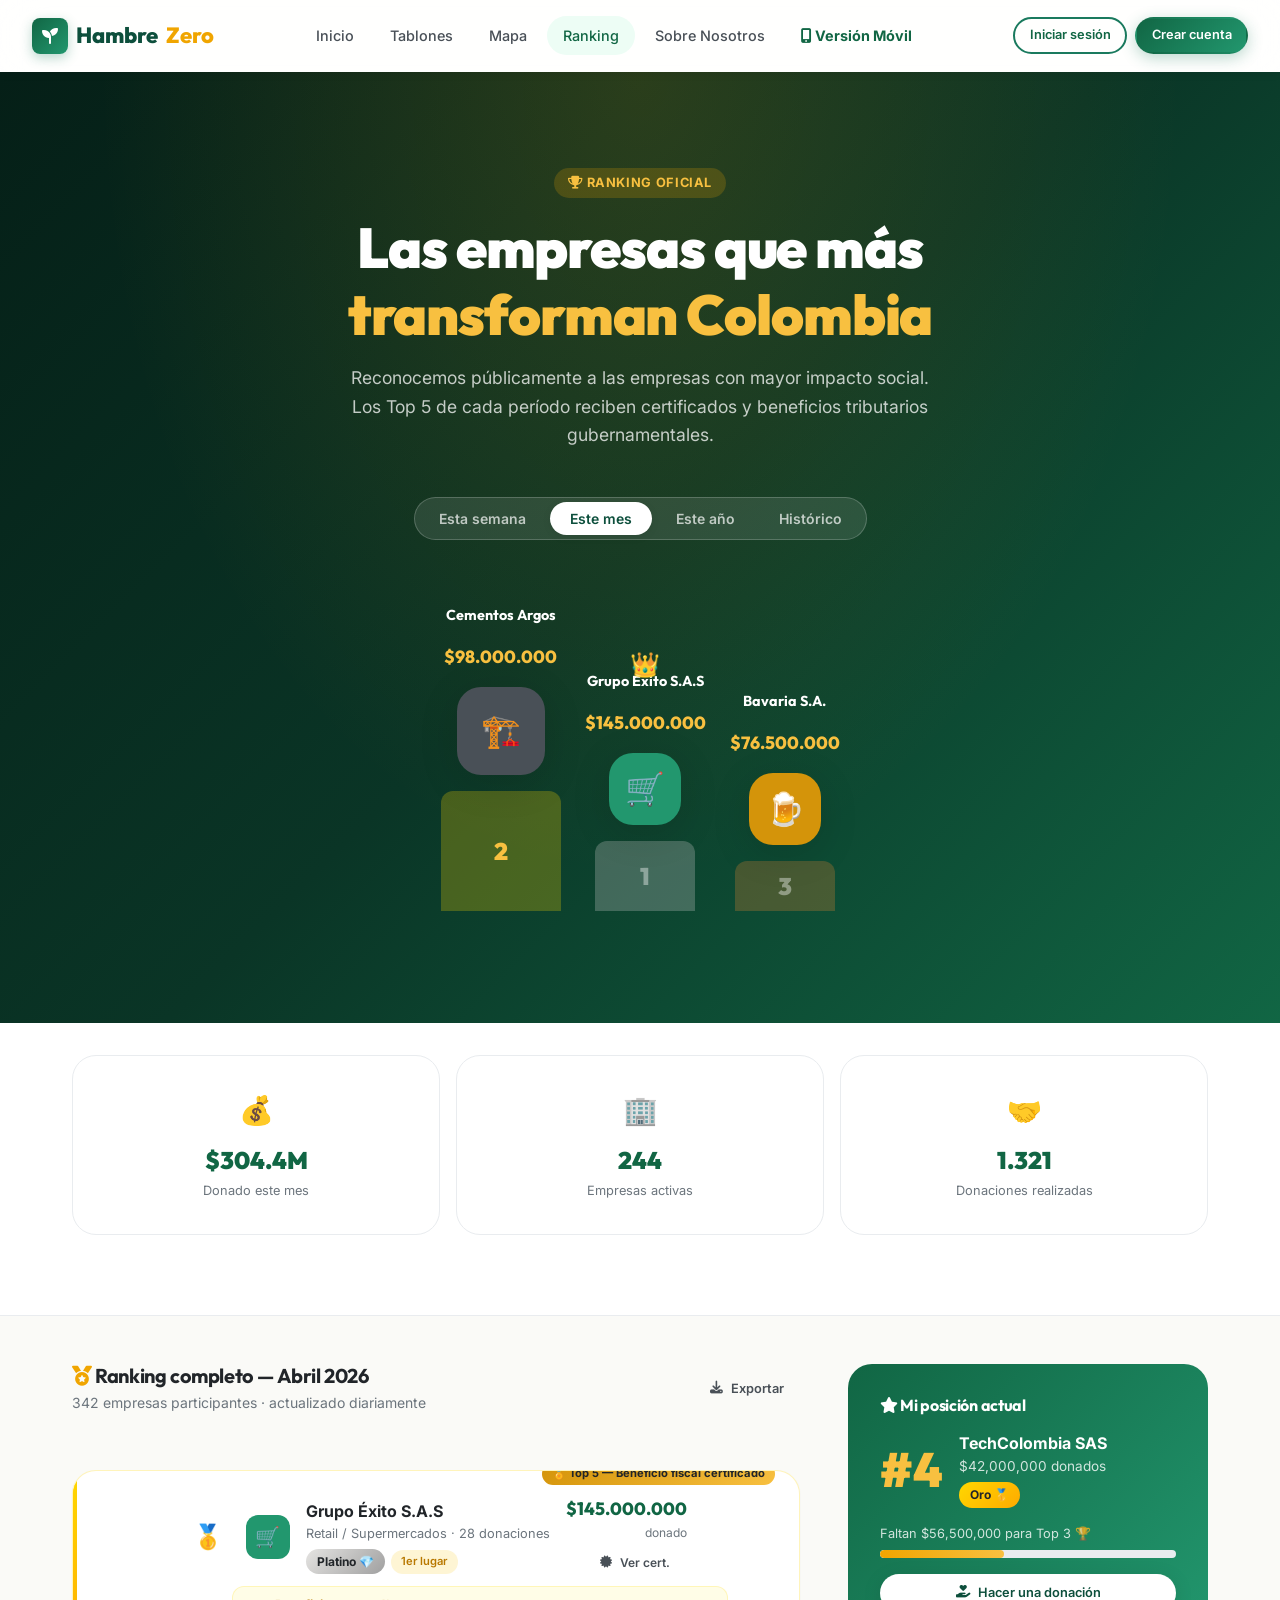
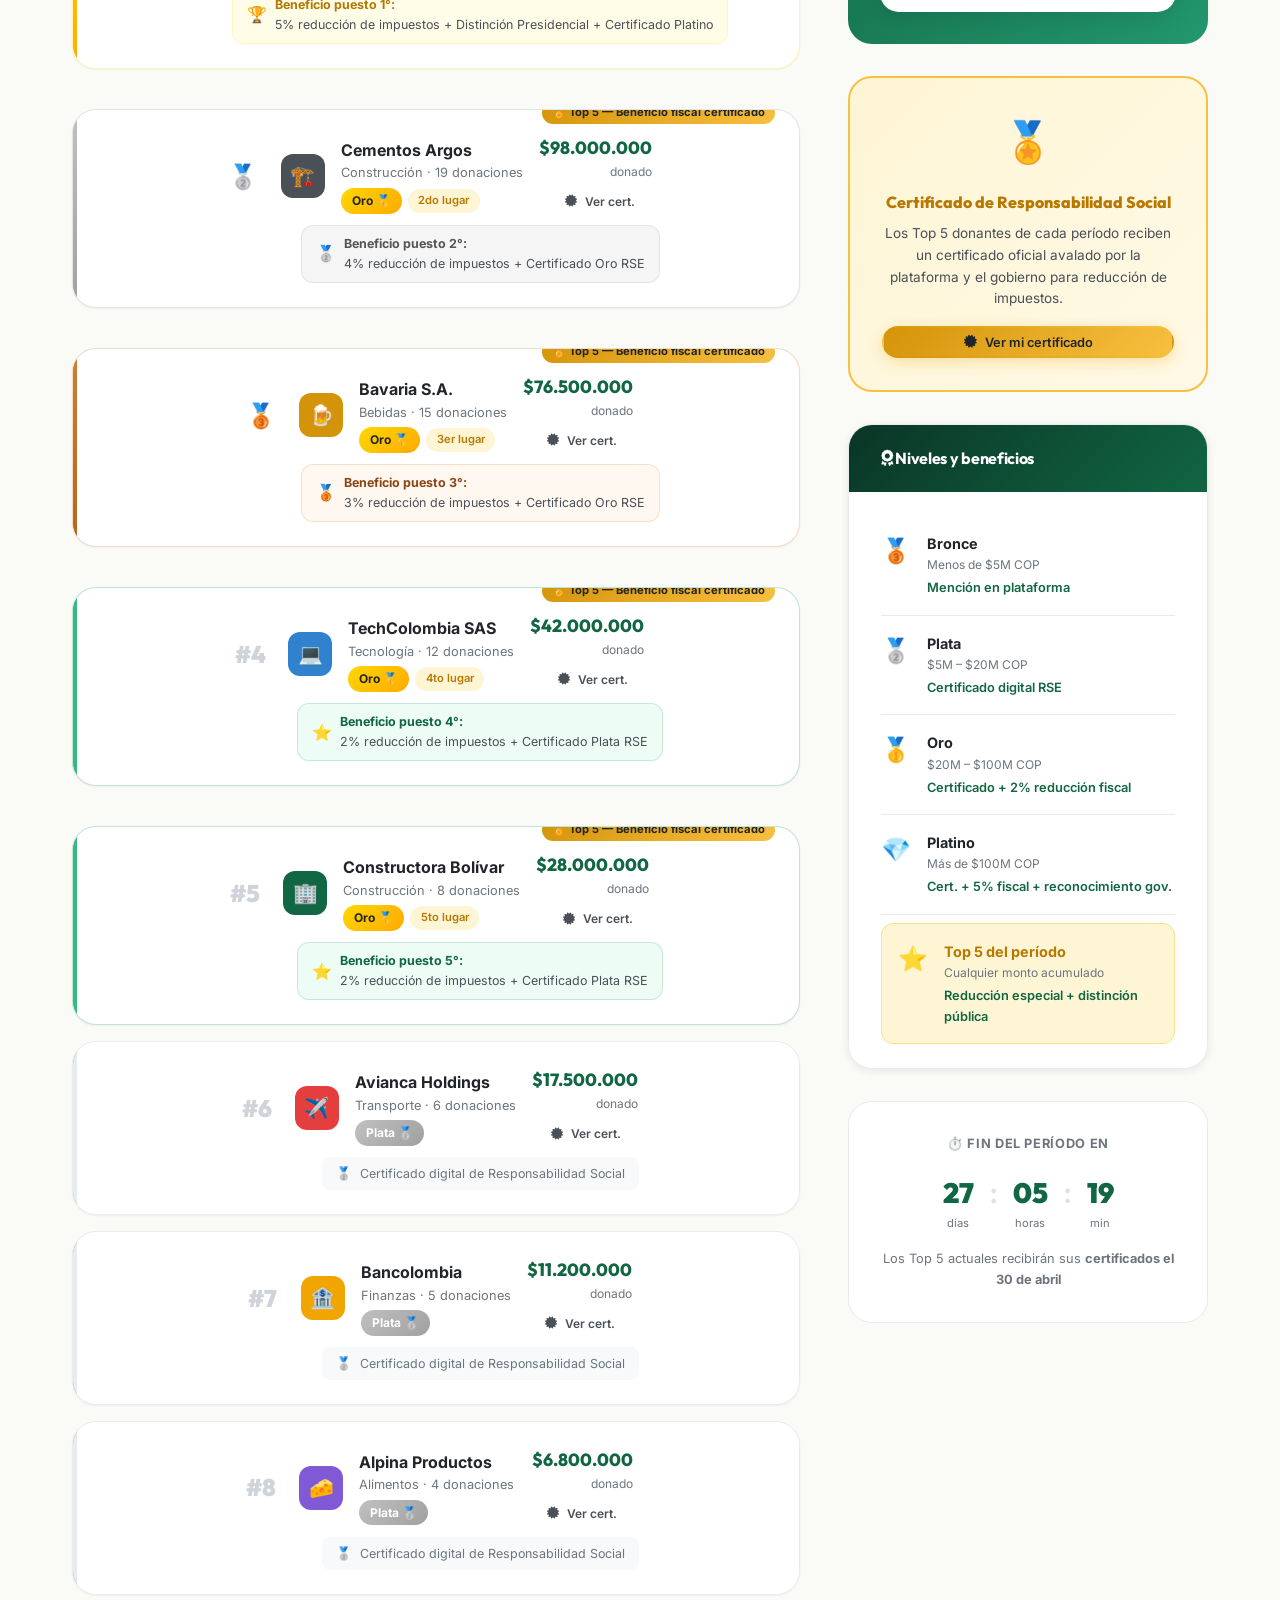
<file: Hackathon Expedition 67/pages/ranking.html>
<!DOCTYPE html>
<html lang="es">
<head>
  <meta charset="UTF-8">
  <meta name="viewport" content="width=device-width, initial-scale=1.0">
  <title>Ranking de Donantes — HambreZero</title>
  <meta name="description" content="Ranking de las empresas más generosas de Colombia con beneficios tributarios y certificados gubernamentales.">
  <link rel="stylesheet" href="../css/styles.css">
  <link rel="stylesheet" href="https://cdnjs.cloudflare.com/ajax/libs/font-awesome/6.5.0/css/all.min.css">
  <style>
    body { background: var(--bg); }

    /* Hero */
    .ranking-hero {
      background: linear-gradient(135deg, #051f17 0%, #0a3526 50%, #116644 100%);
      padding: var(--space-4xl) 0 var(--space-3xl);
      margin-top: var(--navbar-h);
      position: relative;
      overflow: hidden;
      text-align: center;
    }
    .ranking-hero::before {
      content: '';
      position: absolute; inset: 0;
      background: radial-gradient(ellipse at 50% 0%, rgba(240,165,0,0.15) 0%, transparent 60%);
    }
    .ranking-hero-content { position: relative; z-index: 1; }
    .ranking-hero h1 {
      font-family: var(--font-display);
      font-size: clamp(2rem, 5vw, 3.5rem);
      font-weight: 900; color: white; margin-bottom: var(--space-md);
    }
    .ranking-hero h1 span { color: var(--gold-300); }
    .ranking-hero p { font-size: 1.1rem; color: rgba(255,255,255,0.75); max-width: 600px; margin: 0 auto var(--space-2xl); }

    /* Period tabs */
    .period-selector {
      display: inline-flex;
      background: rgba(255,255,255,0.1);
      border: 1px solid rgba(255,255,255,0.2);
      border-radius: var(--radius-full);
      padding: 4px;
      gap: 4px;
    }
    .period-btn {
      padding: 0.5rem 1.25rem;
      border-radius: var(--radius-full);
      font-size: 0.875rem;
      font-weight: 600;
      color: rgba(255,255,255,0.7);
      cursor: pointer;
      transition: var(--transition-base);
      background: none;
      border: none;
    }
    .period-btn.active {
      background: white;
      color: var(--green-800);
      box-shadow: var(--shadow-sm);
    }

    /* Podium */
    .podium {
      display: flex;
      align-items: flex-end;
      justify-content: center;
      gap: var(--space-lg);
      margin: var(--space-3xl) 0 var(--space-2xl);
    }
    .podium-place {
      display: flex;
      flex-direction: column;
      align-items: center;
      gap: var(--space-md);
      position: relative;
    }
    .podium-avatar {
      width: 72px; height: 72px;
      border-radius: var(--radius-xl);
      display: flex; align-items: center; justify-content: center;
      font-size: 2rem;
      color: white;
      position: relative;
      box-shadow: var(--shadow-lg);
    }
    .podium-place:nth-child(1) .podium-avatar { width: 88px; height: 88px; }
    .podium-crown {
      position: absolute;
      top: -24px; left: 50%;
      transform: translateX(-50%);
      font-size: 1.5rem;
    }
    .podium-name {
      font-family: var(--font-display);
      font-weight: 700;
      font-size: 0.9rem;
      color: white;
      text-align: center;
      max-width: 120px;
    }
    .podium-amount {
      font-family: var(--font-display);
      font-weight: 800;
      font-size: 1.1rem;
      color: var(--gold-300);
    }
    .podium-block {
      display: flex;
      align-items: center;
      justify-content: center;
      font-family: var(--font-display);
      font-weight: 900;
      font-size: 1.5rem;
      color: rgba(255,255,255,0.4);
      border-radius: var(--radius-md) var(--radius-md) 0 0;
    }
    .podium-place:nth-child(2) .podium-block { height: 70px; width: 100px; background: rgba(192,192,192,0.3); }
    .podium-place:nth-child(1) .podium-block { height: 120px; width: 120px; background: rgba(255,215,0,0.25); color: var(--gold-300); }
    .podium-place:nth-child(3) .podium-block { height: 50px; width: 100px; background: rgba(205,127,50,0.3); }

    /* Main content grid */
    .ranking-layout { display: grid; grid-template-columns: 1fr 360px; gap: var(--space-2xl); padding: var(--space-2xl) 0; }

    /* Rank list */
    .rank-list { display: flex; flex-direction: column; gap: var(--space-md); }
    .rank-card { cursor: pointer; }
    .rank-card.top-5 { position: relative; }
    .rank-card.top-5::after {
      content: '🏅 Top 5 — Beneficio fiscal certificado';
      position: absolute; top: -8px; right: var(--space-lg);
      background: linear-gradient(135deg, var(--gold-500), var(--gold-300));
      color: var(--gray-900);
      font-size: 0.7rem; font-weight: 700;
      padding: 2px 10px; border-radius: var(--radius-full);
    }

    /* Benefits sidebar */
    .benefits-card {
      background: white; border-radius: var(--radius-xl); border: 1px solid var(--border);
      box-shadow: var(--shadow-sm); overflow: hidden; margin-bottom: var(--space-xl);
    }
    .benefits-card-header {
      background: linear-gradient(135deg, var(--green-900), var(--green-700));
      padding: var(--space-lg) var(--space-xl); color: white;
    }
    .benefits-card-header h3 { font-family: var(--font-display); font-weight: 700; font-size: 1rem; }
    .benefits-card-body { padding: var(--space-lg) var(--space-xl); }
    .benefit-level {
      display: flex; align-items: flex-start; gap: var(--space-md);
      padding: var(--space-md) 0; border-bottom: 1px solid var(--border);
    }
    .benefit-level:last-child { border-bottom: none; }
    .benefit-medal { font-size: 1.5rem; flex-shrink: 0; }
    .benefit-info { flex: 1; }
    .benefit-level-name { font-weight: 700; font-size: 0.9rem; }
    .benefit-range { font-size: 0.75rem; color: var(--text-muted); margin-bottom: 4px; }
    .benefit-desc { font-size: 0.8rem; color: var(--green-700); font-weight: 600; }

    /* Certificate card */
    .cert-card {
      background: linear-gradient(135deg, var(--gold-100), #fff9e6);
      border: 2px solid var(--gold-300);
      border-radius: var(--radius-xl);
      padding: var(--space-xl);
      text-align: center;
      margin-bottom: var(--space-xl);
    }
    .cert-icon { font-size: 2.5rem; margin-bottom: var(--space-md); }
    .cert-title { font-family: var(--font-display); font-weight: 800; font-size: 1rem; color: var(--gold-600); }
    .cert-desc { font-size: 0.85rem; color: var(--gray-700); margin-top: var(--space-sm); line-height: 1.6; }

    /* My position card */
    .my-position-card {
      background: linear-gradient(135deg, var(--green-700), var(--green-500));
      border-radius: var(--radius-xl);
      padding: var(--space-xl);
      color: white;
      margin-bottom: var(--space-xl);
    }
    .my-position-card h4 { font-family: var(--font-display); font-weight: 700; margin-bottom: var(--space-md); }

    /* Global stats */
    .global-stats { display: grid; grid-template-columns: repeat(3, 1fr); gap: var(--space-md); margin-bottom: var(--space-2xl); }
    .global-stat {
      background: white; border: 1px solid var(--border);
      border-radius: var(--radius-xl); padding: var(--space-xl); text-align: center;
    }
    .global-stat-icon { font-size: 1.75rem; margin-bottom: var(--space-sm); }
    .global-stat-num { font-family: var(--font-display); font-weight: 900; font-size: 1.5rem; color: var(--green-700); }
    .global-stat-label { font-size: 0.8rem; color: var(--text-muted); margin-top: 2px; }

    /* Certificate modal */
    .cert-modal-content {
      background: linear-gradient(135deg, #fff9e6, #fff);
      border: 3px solid var(--gold-300);
      border-radius: var(--radius-2xl);
      padding: var(--space-2xl);
      text-align: center;
    }
    .cert-official { display: flex; align-items: center; justify-content: center; gap: var(--space-sm); margin-bottom: var(--space-xl); }
    .cert-seal { width: 60px; height: 60px; background: var(--green-800); border-radius: 50%; display: flex; align-items: center; justify-content: center; font-size: 1.5rem; color: white; }

    @media (max-width: 1024px) {
      .ranking-layout { grid-template-columns: 1fr; }
      .global-stats { grid-template-columns: 1fr 1fr; }
      .podium { gap: var(--space-md); }
    }
    @media (max-width: 600px) {
      .global-stats { grid-template-columns: 1fr; }
      .podium-avatar { width: 56px; height: 56px; font-size: 1.4rem; }
      .podium-place:nth-child(1) .podium-avatar { width: 70px; height: 70px; }
    }
  </style>
</head>
<body>
<div id="page-loader"><div class="loader-logo"><div class="loader-spinner"></div>HambreZero</div></div>
<div id="toast-container" class="toast-container"></div>

<!-- NAVBAR -->
<nav class="navbar" id="main-navbar">
  <div class="navbar-brand">
    <div class="brand-icon"><i class="fas fa-seedling"></i></div>
    Hambre<span style="color:var(--gold-400)">Zero</span>
  </div>
  <div class="navbar-menu">
    <a href="../index.html">Inicio</a>
    <a href="dashboard-donor.html">Tablones</a>
    <a href="map.html">Mapa</a>
    <a href="ranking.html" class="active">Ranking</a>
    <a href="about.html">Sobre Nosotros</a>
    <a href="mobile-preview.html" style="color:var(--green-700); font-weight:700;"><i class="fas fa-mobile-alt"></i> Versión Móvil</a>
  </div>
  <div class="navbar-actions" id="nav-auth">
    <a href="auth.html" class="btn btn-outline btn-sm">Iniciar sesión</a>
    <a href="auth.html" class="btn btn-primary btn-sm">Crear cuenta</a>
  </div>
</nav>

<!-- ═══ HERO ══════════════════════════════════════════ -->
<section class="ranking-hero">
  <div class="container ranking-hero-content">
    <div class="section-label" style="background:rgba(240,165,0,0.2);color:var(--gold-300);margin-bottom:var(--space-md);display:inline-flex">
      <i class="fas fa-trophy"></i> Ranking oficial
    </div>
    <h1>Las empresas que más<br><span>transforman Colombia</span></h1>
    <p>Reconocemos públicamente a las empresas con mayor impacto social. Los Top 5 de cada período reciben certificados y beneficios tributarios gubernamentales.</p>

    <div class="period-selector" id="period-selector">
      <button class="period-btn" onclick="setPeriod(this,'week')">Esta semana</button>
      <button class="period-btn active" onclick="setPeriod(this,'month')">Este mes</button>
      <button class="period-btn" onclick="setPeriod(this,'year')">Este año</button>
      <button class="period-btn" onclick="setPeriod(this,'all')">Histórico</button>
    </div>

    <!-- Podium (top 3) -->
    <div class="podium" id="podium">
      <!-- JS rendered -->
    </div>
  </div>
</section>

<!-- ═══ GLOBAL STATS ═══════════════════════════════════ -->
<section style="background:white; border-bottom:1px solid var(--border); padding:var(--space-xl) 0">
  <div class="container">
    <div class="global-stats">
      <div class="global-stat">
        <div class="global-stat-icon">💰</div>
        <div class="global-stat-num" data-counter="425500000" data-prefix="$">$0</div>
        <div class="global-stat-label">Donado este mes</div>
      </div>
      <div class="global-stat">
        <div class="global-stat-icon">🏢</div>
        <div class="global-stat-num" data-counter="342">0</div>
        <div class="global-stat-label">Empresas activas</div>
      </div>
      <div class="global-stat">
        <div class="global-stat-icon">🤝</div>
        <div class="global-stat-num" data-counter="1847">0</div>
        <div class="global-stat-label">Donaciones realizadas</div>
      </div>
    </div>
  </div>
</section>

<!-- ═══ MAIN RANKING + SIDEBAR ════════════════════════ -->
<div class="container">
  <div class="ranking-layout">

    <!-- ─ Rank list ─ -->
    <div>
      <div style="display:flex;align-items:center;justify-content:space-between;margin-bottom:var(--space-xl);flex-wrap:wrap;gap:var(--space-md)">
        <div>
          <h2 style="font-family:var(--font-display);font-size:1.25rem;font-weight:700">
            <i class="fas fa-medal" style="color:var(--gold-400)"></i>
            Ranking completo — <span id="period-label">Abril 2026</span>
          </h2>
          <p style="font-size:0.875rem;color:var(--text-muted);margin-top:4px">342 empresas participantes · actualizado diariamente</p>
        </div>
        <button class="btn btn-ghost btn-sm" onclick="Toast.show('Descarga de ranking próximamente','info')">
          <i class="fas fa-download"></i> Exportar
        </button>
      </div>
      <div class="rank-list" id="rank-list"></div>
    </div>

    <!-- ─ Sidebar ─ -->
    <aside>
      <!-- My position -->
      <div class="my-position-card">
        <h4><i class="fas fa-star"></i> Mi posición actual</h4>
        <div style="display:flex;align-items:center;gap:var(--space-md)">
          <div style="font-family:var(--font-display);font-size:3rem;font-weight:900;color:var(--gold-300)">#4</div>
          <div>
            <div style="font-weight:700">TechColombia SAS</div>
            <div style="font-size:0.85rem;opacity:0.8">$42,000,000 donados</div>
            <span class="level-badge level-gold" style="margin-top:4px;display:inline-block">Oro 🥇</span>
          </div>
        </div>
        <div style="margin-top:var(--space-md)">
          <div style="font-size:0.8rem;opacity:0.8;margin-bottom:6px">Faltan $56,500,000 para Top 3 🏆</div>
          <div class="progress">
            <div class="progress-bar" style="width:42%;background:linear-gradient(90deg,var(--gold-400),var(--gold-300))"></div>
          </div>
        </div>
        <div style="margin-top:var(--space-md)">
          <a href="dashboard-donor.html" class="btn btn-white btn-sm btn-block">
            <i class="fas fa-hand-holding-heart"></i> Hacer una donación
          </a>
        </div>
      </div>

      <!-- Certificate -->
      <div class="cert-card">
        <div class="cert-icon">🏅</div>
        <div class="cert-title">Certificado de Responsabilidad Social</div>
        <div class="cert-desc">Los Top 5 donantes de cada período reciben un certificado oficial avalado por la plataforma y el gobierno para reducción de impuestos.</div>
        <button class="btn btn-accent btn-sm" style="margin-top:var(--space-md);width:100%" onclick="Modal.open('modal-certificate')">
          <i class="fas fa-certificate"></i> Ver mi certificado
        </button>
      </div>

      <!-- Benefits levels -->
      <div class="benefits-card">
        <div class="benefits-card-header">
          <h3><i class="fas fa-award"></i> Niveles y beneficios</h3>
        </div>
        <div class="benefits-card-body">
          <div class="benefit-level">
            <div class="benefit-medal">🥉</div>
            <div class="benefit-info">
              <div class="benefit-level-name">Bronce</div>
              <div class="benefit-range">Menos de $5M COP</div>
              <div class="benefit-desc">Mención en plataforma</div>
            </div>
          </div>
          <div class="benefit-level">
            <div class="benefit-medal">🥈</div>
            <div class="benefit-info">
              <div class="benefit-level-name">Plata</div>
              <div class="benefit-range">$5M – $20M COP</div>
              <div class="benefit-desc">Certificado digital RSE</div>
            </div>
          </div>
          <div class="benefit-level">
            <div class="benefit-medal">🥇</div>
            <div class="benefit-info">
              <div class="benefit-level-name">Oro</div>
              <div class="benefit-range">$20M – $100M COP</div>
              <div class="benefit-desc">Certificado + 2% reducción fiscal</div>
            </div>
          </div>
          <div class="benefit-level">
            <div class="benefit-medal">💎</div>
            <div class="benefit-info">
              <div class="benefit-level-name">Platino</div>
              <div class="benefit-range">Más de $100M COP</div>
              <div class="benefit-desc">Cert. + 5% fiscal + reconocimiento gov.</div>
            </div>
          </div>
          <div class="benefit-level" style="background:var(--gold-100);border-radius:var(--radius-md);padding:var(--space-md);border:1px solid var(--gold-200);margin-top:var(--space-sm)">
            <div class="benefit-medal">⭐</div>
            <div class="benefit-info">
              <div class="benefit-level-name" style="color:var(--gold-600)">Top 5 del período</div>
              <div class="benefit-range">Cualquier monto acumulado</div>
              <div class="benefit-desc">Reducción especial + distinción pública</div>
            </div>
          </div>
        </div>
      </div>

      <!-- Timer to period end -->
      <div style="background:white;border:1px solid var(--border);border-radius:var(--radius-xl);padding:var(--space-xl);text-align:center;margin-bottom:var(--space-xl)">
        <div style="font-size:0.8rem;font-weight:700;color:var(--text-muted);text-transform:uppercase;letter-spacing:0.05em;margin-bottom:var(--space-md)">
          ⏱️ Fin del período en
        </div>
        <div style="display:flex;justify-content:center;gap:var(--space-md)">
          <div>
            <div style="font-family:var(--font-display);font-size:1.75rem;font-weight:900;color:var(--green-700)" id="timer-days">15</div>
            <div style="font-size:0.7rem;color:var(--text-muted)">días</div>
          </div>
          <div style="font-size:1.75rem;font-weight:700;color:var(--gray-300)">:</div>
          <div>
            <div style="font-family:var(--font-display);font-size:1.75rem;font-weight:900;color:var(--green-700)" id="timer-hours">08</div>
            <div style="font-size:0.7rem;color:var(--text-muted)">horas</div>
          </div>
          <div style="font-size:1.75rem;font-weight:700;color:var(--gray-300)">:</div>
          <div>
            <div style="font-family:var(--font-display);font-size:1.75rem;font-weight:900;color:var(--green-700)" id="timer-mins">32</div>
            <div style="font-size:0.7rem;color:var(--text-muted)">min</div>
          </div>
        </div>
        <div style="font-size:0.8rem;color:var(--text-muted);margin-top:var(--space-md)">
          Los Top 5 actuales recibirán sus <strong>certificados el 30 de abril</strong>
        </div>
      </div>

    </aside>
  </div>
</div>

<!-- ═══ CERTIFICATE MODAL ══════════════════════════════ -->
<div class="modal-overlay" id="modal-certificate">
  <div class="modal" style="max-width:560px">
    <div class="modal-header">
      <h3 class="modal-title">🏅 Certificado Digital</h3>
      <button class="modal-close" data-modal-close="modal-certificate"><i class="fas fa-times"></i></button>
    </div>
    <div class="modal-body">
      <div class="cert-modal-content">
        <div class="cert-official">
          <div class="cert-seal">🏛️</div>
          <div style="text-align:left">
            <div style="font-size:0.7rem;text-transform:uppercase;letter-spacing:0.1em;color:var(--gray-500)">HambreZero — Colombia</div>
            <div style="font-weight:700;font-size:0.9rem;color:var(--gray-800)">Certificado Oficial</div>
          </div>
        </div>
        <div style="font-size:0.8rem;color:var(--text-muted);margin-bottom:var(--space-lg)">Período: Abril 2026</div>
        <div style="font-size:0.9rem;color:var(--gray-600);line-height:1.7;margin-bottom:var(--space-lg)">
          Se certifica que la empresa
        </div>
        <div style="font-family:var(--font-display);font-size:1.75rem;font-weight:900;color:var(--green-800);margin-bottom:var(--space-sm)">
          TechColombia SAS
        </div>
        <div style="font-size:0.9rem;color:var(--gray-600);margin-bottom:var(--space-lg);line-height:1.7">
          ha realizado donaciones por un valor de<br>
          <strong style="font-size:1.3rem;color:var(--green-700)">$42,000,000 COP</strong><br>
          beneficiando a entidades sociales verificadas en Colombia, clasificándola en el <strong>Nivel Oro 🥇</strong> y ocupando la <strong>posición #4</strong> en el ranking de donantes.
        </div>
        <div style="background:var(--gold-100);border:1px solid var(--gold-300);border-radius:var(--radius-md);padding:var(--space-md);margin-bottom:var(--space-lg)">
          <div style="font-weight:700;color:var(--gold-600);font-size:0.9rem">✅ Beneficio tributario aplicable:</div>
          <div style="font-size:0.85rem;color:var(--gray-700);margin-top:4px">Reducción del <strong>2% en impuesto de renta</strong> para el período fiscal 2026. Válido ante la DIAN con código: <code style="background:white;padding:2px 6px;border-radius:4px;font-size:0.8rem">HZ-2026-04-TCS-001</code></div>
        </div>
        <div style="font-size:0.75rem;color:var(--text-muted);border-top:1px solid var(--border);padding-top:var(--space-md)">
          Emitido el 15 de abril de 2026 · Plataforma HambreZero · Colombia
        </div>
        <div style="display:flex;gap:var(--space-md);margin-top:var(--space-lg);justify-content:center">
          <button class="btn btn-primary" onclick="Toast.show('Certificado descargado en PDF','success')">
            <i class="fas fa-download"></i> Descargar PDF
          </button>
          <button class="btn btn-outline" onclick="Toast.show('Enlace copiado','success')">
            <i class="fas fa-share-alt"></i> Compartir
          </button>
        </div>
      </div>
    </div>
  </div>
</div>

<script src="../js/app.js"></script>
<script>
  let currentPeriod = 'month';

  const periodMultipliers = { week: 0.25, month: 1, year: 12, all: 30 };
  const periodLabels = { week: 'Semana 15 — 2026', month: 'Abril 2026', year: 'Año 2026', all: 'Histórico total' };

  function renderPodium(donors) {
    const podium = document.getElementById('podium');
    if (!podium) return;
    const top3 = donors.slice(0, 3);
    const order = [top3[1], top3[0], top3[2]]; // 2nd, 1st, 3rd
    const medals = ['🥈','🥇','🥉'];
    const blocks = [2, 1, 3];
    const crowns = ['','👑',''];

    podium.innerHTML = order.map((d, i) => `
      <div class="podium-place">
        ${crowns[i] ? `<div class="podium-crown">${crowns[i]}</div>` : ''}
        <div class="podium-name">${d.name}</div>
        <div class="podium-amount">${fmt.currency(d.total * periodMultipliers[currentPeriod]).replace('$','$')}</div>
        <div class="podium-avatar" style="background:${d.color}">${d.avatar}</div>
        <div class="podium-block">${blocks[i]}</div>
      </div>
    `).join('');
  }

  function renderRanking(period) {
    const list = document.getElementById('rank-list');
    if (!list) return;
    const mult = periodMultipliers[period] || 1;
    const sorted = [...AppState.donors].sort((a, b) => b.total - a.total);

    // Benefit descriptor per position
    const positionBenefits = {
      0: { icon: '🏆', label: '1er lugar', desc: '5% reducción de impuestos + Distinción Presidencial + Certificado Platino', color: '#ffd700', bg: '#fffde7' },
      1: { icon: '🥈', label: '2do lugar', desc: '4% reducción de impuestos + Certificado Oro RSE', color: '#9e9e9e', bg: '#f5f5f5' },
      2: { icon: '🥉', label: '3er lugar', desc: '3% reducción de impuestos + Certificado Oro RSE', color: '#cd7f32', bg: '#fff8f0' },
      3: { icon: '⭐', label: '4to lugar', desc: '2% reducción de impuestos + Certificado Plata RSE', color: '#22976e', bg: '#edfdf5' },
      4: { icon: '⭐', label: '5to lugar', desc: '2% reducción de impuestos + Certificado Plata RSE', color: '#22976e', bg: '#edfdf5' },
    };

    list.innerHTML = sorted.map((d, i) => {
      const adjustedTotal = Math.floor(d.total * mult);
      const level = fmt.level(adjustedTotal);
      const medals = ['🥇','🥈','🥉'];
      const isTop5 = i < 5;
      const benefit = positionBenefits[i];
      const levelBenefit = {
        'level-platinum': { icon: '💎', desc: '5% reducción fiscal + reconocimiento gubernamental' },
        'level-gold':     { icon: '🥇', desc: 'Certificado + 2% reducción fiscal' },
        'level-silver':   { icon: '🥈', desc: 'Certificado digital de Responsabilidad Social' },
        'level-bronze':   { icon: '🥉', desc: 'Mención pública en plataforma' },
      }[level.class] || { icon: '🥉', desc: 'Mención en plataforma' };

      return `
      <div class="rank-card ${isTop5 ? 'top-5' : ''}" style="
        background:white; border-radius:var(--radius-xl); border:1px solid ${isTop5 ? (benefit?.color || 'var(--border)') + '44' : 'var(--border)'};
        padding:var(--space-lg) var(--space-xl); display:flex; flex-direction:column;
        gap:var(--space-sm); box-shadow:var(--shadow-xs);
        margin-top:${isTop5 ? 'var(--space-lg)' : '0'};
        transition:var(--transition-base);
        position:relative; overflow:hidden;
      " onmouseenter="this.style.boxShadow='var(--shadow-md)';this.style.transform='translateY(-2px)'"
         onmouseleave="this.style.boxShadow='var(--shadow-xs)';this.style.transform='translateY(0)'">
        <div style="position:absolute;left:0;top:0;bottom:0;width:4px;background:${i===0?'linear-gradient(180deg,#ffd700,#ffaa00)':i===1?'linear-gradient(180deg,#c0c0c0,#a0a0a0)':i===2?'linear-gradient(180deg,#cd7f32,#b5651d)':i<5?'var(--green-400)':'var(--gray-200)'}"></div>
        <div style="display:flex;align-items:center;gap:var(--space-md)">
          <div style="font-family:var(--font-display);font-size:1.5rem;font-weight:900;width:44px;text-align:center;color:${i===0?'#ffd700':i===1?'#9e9e9e':i===2?'#cd7f32':'var(--gray-400)'}">
            ${medals[i] || '#'+(i+1)}
          </div>
          <div style="width:44px;height:44px;background:${d.color};border-radius:var(--radius-md);display:flex;align-items:center;justify-content:center;font-size:1.25rem;flex-shrink:0">
            ${d.avatar}
          </div>
          <div style="flex:1;min-width:0">
            <div style="font-weight:700;font-size:1rem">${d.name}</div>
            <div style="font-size:0.8rem;color:var(--text-muted)">${d.sector} · ${d.donations} donaciones</div>
            <div style="margin-top:4px;display:flex;align-items:center;gap:6px;flex-wrap:wrap">
              <span class="level-badge ${level.class}">${level.name}</span>
              ${isTop5 ? `<span class="badge badge-gold" style="font-size:0.7rem">${benefit.label}</span>` : ''}
            </div>
          </div>
          <div style="text-align:right;flex-shrink:0">
            <div style="font-family:var(--font-display);font-weight:800;font-size:1.1rem;color:var(--green-700)">${fmt.currency(adjustedTotal)}</div>
            <div style="font-size:0.75rem;color:var(--text-muted)">donado</div>
            <button class="btn btn-ghost btn-sm" style="margin-top:4px;font-size:0.75rem" onclick="Modal.open('modal-certificate')">
              <i class="fas fa-certificate"></i> Ver cert.
            </button>
          </div>
        </div>
        ${isTop5 ? `
        <div style="background:${benefit.bg};border:1px solid ${benefit.color}33;border-radius:var(--radius-md);padding:0.5rem 0.875rem;display:flex;align-items:center;gap:0.5rem;margin-left:88px">
          <span style="font-size:1rem">${benefit.icon}</span>
          <div>
            <div style="font-size:0.78rem;font-weight:700;color:${benefit.color === '#ffd700' ? '#b37800' : benefit.color === '#9e9e9e' ? '#555' : benefit.color === '#cd7f32' ? '#8B4513' : 'var(--green-700)'}">Beneficio puesto ${i+1}°:</div>
            <div style="font-size:0.78rem;color:var(--gray-700)">${benefit.desc}</div>
          </div>
        </div>` : `
        <div style="background:var(--gray-50);border-radius:var(--radius-sm);padding:0.4rem 0.875rem;display:flex;align-items:center;gap:0.5rem;margin-left:88px;font-size:0.78rem;color:var(--text-muted)">
          <span>${levelBenefit.icon}</span> ${levelBenefit.desc}
        </div>`}
      </div>`;
    }).join('');
  }


  function setPeriod(btn, period) {
    currentPeriod = period;
    document.querySelectorAll('.period-btn').forEach(b => b.classList.remove('active'));
    btn.classList.add('active');
    const label = document.getElementById('period-label');
    if (label) label.textContent = periodLabels[period];
    renderRanking(period);
    renderPodium(AppState.donors);
  }

  // Countdown timer
  function updateTimer() {
    const now = new Date();
    const endOfMonth = new Date(now.getFullYear(), now.getMonth() + 1, 0, 23, 59, 59);
    const diff = endOfMonth - now;
    const days = Math.floor(diff / 86400000);
    const hours = Math.floor((diff % 86400000) / 3600000);
    const mins  = Math.floor((diff % 3600000) / 60000);
    const d = document.getElementById('timer-days');
    const h = document.getElementById('timer-hours');
    const m = document.getElementById('timer-mins');
    if (d) d.textContent = String(days).padStart(2, '0');
    if (h) h.textContent = String(hours).padStart(2, '0');
    if (m) m.textContent = String(mins).padStart(2, '0');
  }

  document.addEventListener('DOMContentLoaded', () => {
    renderRanking('month');
    renderPodium(AppState.donors);
    updateTimer();
    setInterval(updateTimer, 60000);
  });

  window.setPeriod = setPeriod;
</script>
</body>
</html>
</file>
<file: Hackathon Expedition 67/css/styles.css>
/* ===================================================
   HambreZero — Global Design System
   =================================================== */

@import url('https://fonts.googleapis.com/css2?family=Inter:wght@300;400;500;600;700;800&family=Outfit:wght@300;400;500;600;700;800;900&display=swap');

/* ─── CSS Variables ─────────────────────────────── */
:root {
  --green-950: #051f17;
  --green-900: #0a3526;
  --green-800: #0d4f3c;
  --green-700: #116644;
  --green-600: #1a7a5e;
  --green-500: #22976e;
  --green-400: #36b882;
  --green-300: #5cd49d;
  --green-200: #9eebc8;
  --green-100: #d4f7ea;
  --green-50:  #edfdf5;

  --gold-600:  #b87800;
  --gold-500:  #d4940a;
  --gold-400:  #f0a500;
  --gold-300:  #f8c040;
  --gold-200:  #fce08a;
  --gold-100:  #fef5d4;

  --cream:     #fafaf7;
  --white:     #ffffff;
  --gray-50:   #f8f9fa;
  --gray-100:  #f1f3f5;
  --gray-200:  #e9ecef;
  --gray-300:  #dee2e6;
  --gray-400:  #ced4da;
  --gray-500:  #adb5bd;
  --gray-600:  #6c757d;
  --gray-700:  #495057;
  --gray-800:  #343a40;
  --gray-900:  #212529;

  --red-500:   #e53e3e;
  --red-100:   #fed7d7;
  --blue-500:  #3182ce;
  --blue-100:  #bee3f8;
  --orange-500: #dd6b20;
  --orange-100: #feebc8;
  --purple-500: #805ad5;
  --purple-100: #e9d8fd;

  /* Semantic */
  --primary:        var(--green-700);
  --primary-light:  var(--green-500);
  --primary-dark:   var(--green-900);
  --accent:         var(--gold-400);
  --accent-dark:    var(--gold-600);
  --bg:             var(--cream);
  --surface:        var(--white);
  --text:           var(--gray-900);
  --text-muted:     var(--gray-600);
  --border:         var(--gray-200);

  /* Shadows */
  --shadow-xs:  0 1px 2px rgba(0,0,0,0.05);
  --shadow-sm:  0 2px 8px rgba(0,0,0,0.08);
  --shadow-md:  0 4px 20px rgba(0,0,0,0.10);
  --shadow-lg:  0 8px 40px rgba(0,0,0,0.12);
  --shadow-xl:  0 16px 64px rgba(0,0,0,0.15);
  --shadow-glow: 0 0 30px rgba(26,122,94,0.25);

  /* Spacing */
  --space-xs:  0.25rem;
  --space-sm:  0.5rem;
  --space-md:  1rem;
  --space-lg:  1.5rem;
  --space-xl:  2rem;
  --space-2xl: 3rem;
  --space-3xl: 4rem;
  --space-4xl: 6rem;

  /* Border Radius */
  --radius-sm:  8px;
  --radius-md:  12px;
  --radius-lg:  16px;
  --radius-xl:  24px;
  --radius-2xl: 32px;
  --radius-full: 9999px;

  /* Typography */
  --font-body:    'Inter', sans-serif;
  --font-display: 'Outfit', sans-serif;

  /* Transitions */
  --transition-fast:   150ms ease;
  --transition-base:   250ms ease;
  --transition-slow:   400ms ease;
  --transition-spring: 400ms cubic-bezier(0.34, 1.56, 0.64, 1);

  /* Navbar */
  --navbar-h: 72px;
}

/* ─── Reset ─────────────────────────────────────── */
*, *::before, *::after { box-sizing: border-box; margin: 0; padding: 0; }
html { scroll-behavior: smooth; font-size: 16px; }

body {
  font-family: var(--font-body);
  background: var(--bg);
  color: var(--text);
  line-height: 1.6;
  -webkit-font-smoothing: antialiased;
  overflow-x: hidden;
}

img { max-width: 100%; display: block; }
a { color: inherit; text-decoration: none; }
ul { list-style: none; }
button { cursor: pointer; font-family: inherit; border: none; background: none; }
input, textarea, select { font-family: inherit; }

/* ─── Scrollbar ─────────────────────────────────── */
::-webkit-scrollbar { width: 6px; height: 6px; }
::-webkit-scrollbar-track { background: transparent; }
::-webkit-scrollbar-thumb { background: var(--green-400); border-radius: var(--radius-full); }

/* ─── Typography ─────────────────────────────────── */
h1, h2, h3, h4, h5, h6 {
  font-family: var(--font-display);
  font-weight: 700;
  line-height: 1.2;
  letter-spacing: -0.02em;
}
.text-xs   { font-size: 0.75rem; }
.text-sm   { font-size: 0.875rem; }
.text-base { font-size: 1rem; }
.text-lg   { font-size: 1.125rem; }
.text-xl   { font-size: 1.25rem; }
.text-2xl  { font-size: 1.5rem; }
.text-3xl  { font-size: 1.875rem; }
.text-4xl  { font-size: 2.25rem; }
.text-5xl  { font-size: 3rem; }
.text-6xl  { font-size: 3.75rem; }

.font-light   { font-weight: 300; }
.font-normal  { font-weight: 400; }
.font-medium  { font-weight: 500; }
.font-semi    { font-weight: 600; }
.font-bold    { font-weight: 700; }
.font-extra   { font-weight: 800; }
.font-black   { font-weight: 900; }
.font-display { font-family: var(--font-display); }

/* ─── Navbar ─────────────────────────────────────── */
.navbar {
  position: fixed;
  top: 0; left: 0; right: 0;
  height: var(--navbar-h);
  z-index: 1000;
  display: flex;
  align-items: center;
  padding: 0 var(--space-xl);
  background: rgba(255,255,255,0.85);
  backdrop-filter: blur(20px);
  -webkit-backdrop-filter: blur(20px);
  border-bottom: 1px solid rgba(255,255,255,0.3);
  box-shadow: var(--shadow-sm);
  transition: var(--transition-base);
}
.navbar.scrolled {
  background: rgba(255,255,255,0.96);
  box-shadow: var(--shadow-md);
}
.navbar-brand {
  display: flex;
  align-items: center;
  gap: var(--space-sm);
  font-family: var(--font-display);
  font-weight: 800;
  font-size: 1.375rem;
  color: var(--green-800);
}
.navbar-brand .brand-icon {
  width: 36px; height: 36px;
  background: linear-gradient(135deg, var(--green-700), var(--green-500));
  border-radius: var(--radius-sm);
  display: flex; align-items: center; justify-content: center;
  color: white;
  font-size: 1rem;
  box-shadow: 0 4px 12px rgba(26,122,94,0.3);
}
.navbar-brand span { color: var(--gold-500); }

.navbar-menu {
  display: flex;
  align-items: center;
  gap: var(--space-xs);
  margin: 0 auto;
}
.navbar-menu a {
  padding: var(--space-sm) var(--space-md);
  border-radius: var(--radius-full);
  font-weight: 500;
  font-size: 0.9rem;
  color: var(--gray-700);
  transition: var(--transition-base);
}
.navbar-menu a:hover, .navbar-menu a.active {
  background: var(--green-50);
  color: var(--green-700);
}
.navbar-actions {
  display: flex;
  align-items: center;
  gap: var(--space-sm);
}
.navbar-toggle {
  display: none;
  flex-direction: column;
  gap: 5px;
  padding: var(--space-sm);
  cursor: pointer;
}
.navbar-toggle span {
  display: block;
  width: 24px; height: 2px;
  background: var(--gray-700);
  border-radius: 2px;
  transition: var(--transition-base);
}

/* ─── Buttons ─────────────────────────────────────── */
.btn {
  display: inline-flex;
  align-items: center;
  justify-content: center;
  gap: var(--space-sm);
  padding: 0.625rem 1.25rem;
  border-radius: var(--radius-full);
  font-weight: 600;
  font-size: 0.9rem;
  border: 2px solid transparent;
  transition: var(--transition-spring);
  white-space: nowrap;
  position: relative;
  overflow: hidden;
}
.btn::after {
  content: '';
  position: absolute;
  inset: 0;
  background: rgba(255,255,255,0.15);
  opacity: 0;
  transition: var(--transition-fast);
}
.btn:hover::after { opacity: 1; }
.btn:active { transform: scale(0.97); }

.btn-primary {
  background: linear-gradient(135deg, var(--green-700), var(--green-500));
  color: white;
  box-shadow: 0 4px 15px rgba(26,122,94,0.3);
}
.btn-primary:hover {
  box-shadow: 0 6px 20px rgba(26,122,94,0.4);
  transform: translateY(-1px);
}

.btn-accent {
  background: linear-gradient(135deg, var(--gold-500), var(--gold-300));
  color: var(--gray-900);
  box-shadow: 0 4px 15px rgba(240,165,0,0.3);
}
.btn-accent:hover {
  box-shadow: 0 6px 20px rgba(240,165,0,0.4);
  transform: translateY(-1px);
}

.btn-outline {
  background: transparent;
  border-color: var(--green-600);
  color: var(--green-700);
}
.btn-outline:hover {
  background: var(--green-50);
  transform: translateY(-1px);
}

.btn-ghost {
  background: transparent;
  color: var(--gray-700);
}
.btn-ghost:hover {
  background: var(--gray-100);
}

.btn-white {
  background: white;
  color: var(--green-800);
  box-shadow: var(--shadow-md);
}
.btn-white:hover {
  box-shadow: var(--shadow-lg);
  transform: translateY(-1px);
}

.btn-danger {
  background: var(--red-500);
  color: white;
}
.btn-danger:hover { opacity: 0.9; }

.btn-sm { padding: 0.4rem 0.9rem; font-size: 0.8rem; }
.btn-lg { padding: 0.875rem 2rem; font-size: 1rem; border-radius: var(--radius-xl); }
.btn-xl { padding: 1rem 2.5rem; font-size: 1.1rem; border-radius: var(--radius-xl); }
.btn-block { width: 100%; }
.btn-icon { padding: 0.6rem; border-radius: var(--radius-sm); aspect-ratio: 1; }

/* ─── Cards ─────────────────────────────────────── */
.card {
  background: var(--surface);
  border-radius: var(--radius-xl);
  border: 1px solid var(--border);
  box-shadow: var(--shadow-sm);
  overflow: hidden;
  transition: var(--transition-base);
}
.card:hover {
  box-shadow: var(--shadow-md);
  transform: translateY(-2px);
}
.card-body { padding: var(--space-xl); }
.card-header {
  padding: var(--space-lg) var(--space-xl);
  border-bottom: 1px solid var(--border);
  display: flex;
  align-items: center;
  justify-content: space-between;
}
.card-footer {
  padding: var(--space-lg) var(--space-xl);
  border-top: 1px solid var(--border);
  background: var(--gray-50);
}

.glass-card {
  background: rgba(255,255,255,0.7);
  backdrop-filter: blur(20px);
  -webkit-backdrop-filter: blur(20px);
  border: 1px solid rgba(255,255,255,0.4);
  border-radius: var(--radius-xl);
  box-shadow: var(--shadow-lg);
}

/* ─── Forms ─────────────────────────────────────── */
.form-group {
  display: flex;
  flex-direction: column;
  gap: var(--space-xs);
}
.form-label {
  font-weight: 600;
  font-size: 0.875rem;
  color: var(--gray-700);
}
.form-control {
  width: 100%;
  padding: 0.75rem 1rem;
  background: var(--gray-50);
  border: 2px solid var(--border);
  border-radius: var(--radius-md);
  font-size: 0.95rem;
  color: var(--text);
  transition: var(--transition-base);
  outline: none;
}
.form-control:focus {
  border-color: var(--green-500);
  background: white;
  box-shadow: 0 0 0 3px rgba(34,151,110,0.1);
}
.form-control::placeholder { color: var(--gray-400); }
.form-control:disabled { opacity: 0.6; cursor: not-allowed; }

textarea.form-control { resize: vertical; min-height: 100px; }

.form-select {
  appearance: none;
  background-image: url("data:image/svg+xml,%3Csvg xmlns='http://www.w3.org/2000/svg' width='12' height='8' viewBox='0 0 12 8'%3E%3Cpath d='M1 1l5 5 5-5' stroke='%236c757d' stroke-width='2' fill='none' stroke-linecap='round'/%3E%3C/svg%3E");
  background-repeat: no-repeat;
  background-position: right 1rem center;
  padding-right: 2.5rem;
}

.input-group {
  position: relative;
  display: flex;
  align-items: center;
}
.input-group .form-control { padding-left: 2.75rem; }
.input-icon {
  position: absolute;
  left: 0.875rem;
  color: var(--gray-500);
  pointer-events: none;
}

/* ─── Badges ─────────────────────────────────────── */
.badge {
  display: inline-flex;
  align-items: center;
  gap: 4px;
  padding: 0.2rem 0.65rem;
  border-radius: var(--radius-full);
  font-size: 0.75rem;
  font-weight: 600;
}
.badge-green   { background: var(--green-100); color: var(--green-700); }
.badge-gold    { background: var(--gold-100);  color: var(--gold-600); }
.badge-red     { background: var(--red-100);   color: var(--red-500); }
.badge-blue    { background: var(--blue-100);  color: var(--blue-500); }
.badge-orange  { background: var(--orange-100); color: var(--orange-500); }
.badge-gray    { background: var(--gray-100);  color: var(--gray-700); }
.badge-purple  { background: var(--purple-100); color: var(--purple-500); }

/* ─── Tags (category) ────────────────────────────── */
.tag {
  display: inline-flex;
  align-items: center;
  gap: 4px;
  padding: 0.3rem 0.75rem;
  border-radius: var(--radius-sm);
  font-size: 0.8rem;
  font-weight: 500;
  background: var(--gray-100);
  color: var(--gray-700);
  border: 1px solid var(--border);
}
.tag-primary { background: var(--green-100); color: var(--green-700); border-color: var(--green-200); }
.tag-accent  { background: var(--gold-100);  color: var(--gold-600);  border-color: var(--gold-200); }

/* ─── Alert ──────────────────────────────────────── */
.alert {
  padding: var(--space-md) var(--space-lg);
  border-radius: var(--radius-md);
  border-left: 4px solid;
  display: flex;
  align-items: flex-start;
  gap: var(--space-sm);
  font-size: 0.9rem;
}
.alert-success { background: var(--green-50);  border-color: var(--green-500); color: var(--green-800); }
.alert-warning { background: var(--gold-100);  border-color: var(--gold-500);  color: var(--gold-600); }
.alert-danger  { background: var(--red-100);   border-color: var(--red-500);   color: var(--red-500); }
.alert-info    { background: var(--blue-100);  border-color: var(--blue-500);  color: var(--blue-500); }

/* ─── Stat Card ──────────────────────────────────── */
.stat-card {
  background: var(--surface);
  border-radius: var(--radius-xl);
  padding: var(--space-xl);
  border: 1px solid var(--border);
  box-shadow: var(--shadow-sm);
  display: flex;
  flex-direction: column;
  gap: var(--space-sm);
}
.stat-icon {
  width: 48px; height: 48px;
  border-radius: var(--radius-md);
  display: flex; align-items: center; justify-content: center;
  font-size: 1.25rem;
}
.stat-icon.green   { background: var(--green-100); color: var(--green-700); }
.stat-icon.gold    { background: var(--gold-100);  color: var(--gold-600); }
.stat-icon.red     { background: var(--red-100);   color: var(--red-500); }
.stat-icon.blue    { background: var(--blue-100);  color: var(--blue-500); }
.stat-icon.orange  { background: var(--orange-100); color: var(--orange-500); }
.stat-icon.purple  { background: var(--purple-100); color: var(--purple-500); }
.stat-value {
  font-family: var(--font-display);
  font-size: 2rem;
  font-weight: 800;
  color: var(--text);
  letter-spacing: -0.03em;
}
.stat-label { font-size: 0.875rem; color: var(--text-muted); font-weight: 500; }
.stat-change { font-size: 0.8rem; font-weight: 600; }
.stat-change.up   { color: var(--green-600); }
.stat-change.down { color: var(--red-500); }

/* ─── Tablón (bulletin) ──────────────────────────── */
.bulletin-card {
  background: var(--surface);
  border-radius: var(--radius-xl);
  border: 1px solid var(--border);
  box-shadow: var(--shadow-sm);
  overflow: hidden;
  transition: var(--transition-base);
}
.bulletin-card:hover {
  box-shadow: var(--shadow-md);
  transform: translateY(-3px);
  border-color: var(--green-300);
}
.bulletin-header {
  padding: var(--space-lg) var(--space-xl) var(--space-md);
  display: flex;
  align-items: flex-start;
  gap: var(--space-md);
}
.bulletin-avatar {
  width: 48px; height: 48px;
  border-radius: var(--radius-md);
  display: flex; align-items: center; justify-content: center;
  font-size: 1.125rem;
  font-weight: 700;
  color: white;
  flex-shrink: 0;
}
.bulletin-title {
  font-family: var(--font-display);
  font-size: 1.05rem;
  font-weight: 700;
  color: var(--text);
}
.bulletin-meta { font-size: 0.8rem; color: var(--text-muted); margin-top: 2px; }
.bulletin-body { padding: 0 var(--space-xl) var(--space-lg); }
.bulletin-description { font-size: 0.9rem; color: var(--gray-700); line-height: 1.7; }
.bulletin-needs {
  margin-top: var(--space-md);
  display: flex;
  flex-wrap: wrap;
  gap: var(--space-xs);
}
.bulletin-footer {
  padding: var(--space-md) var(--space-xl);
  border-top: 1px solid var(--border);
  background: var(--gray-50);
  display: flex;
  align-items: center;
  justify-content: space-between;
  gap: var(--space-md);
}
.urgency-bar {
  height: 4px;
  border-radius: 2px;
  background: var(--gray-200);
  overflow: hidden;
  margin-top: var(--space-sm);
}
.urgency-fill {
  height: 100%;
  border-radius: 2px;
  transition: width 1s ease;
}
.urgency-high   .urgency-fill { background: var(--red-500); }
.urgency-medium .urgency-fill { background: var(--gold-400); }
.urgency-low    .urgency-fill { background: var(--green-500); }

/* ─── Ranking ─────────────────────────────────────── */
.rank-card {
  background: var(--surface);
  border-radius: var(--radius-xl);
  border: 1px solid var(--border);
  padding: var(--space-lg) var(--space-xl);
  display: flex;
  align-items: center;
  gap: var(--space-md);
  transition: var(--transition-base);
  position: relative;
  overflow: hidden;
}
.rank-card::before {
  content: '';
  position: absolute;
  left: 0; top: 0; bottom: 0;
  width: 4px;
}
.rank-card:nth-child(1)::before { background: linear-gradient(180deg, #ffd700, #ffaa00); }
.rank-card:nth-child(2)::before { background: linear-gradient(180deg, #c0c0c0, #a0a0a0); }
.rank-card:nth-child(3)::before { background: linear-gradient(180deg, #cd7f32, #b5651d); }
.rank-card:nth-child(n+4)::before { background: var(--green-400); }

.rank-card:hover {
  box-shadow: var(--shadow-md);
  transform: translateY(-2px);
}
.rank-badge {
  font-family: var(--font-display);
  font-size: 1.5rem;
  font-weight: 900;
  width: 44px;
  text-align: center;
  flex-shrink: 0;
}
.rank-info { flex: 1; min-width: 0; }
.rank-name {
  font-weight: 700;
  font-size: 1rem;
  white-space: nowrap;
  overflow: hidden;
  text-overflow: ellipsis;
}
.rank-sub { font-size: 0.8rem; color: var(--text-muted); }
.rank-amount {
  font-family: var(--font-display);
  font-weight: 800;
  font-size: 1.1rem;
  color: var(--green-700);
  text-align: right;
}
.rank-level { display: flex; align-items: center; gap: 4px; margin-top: 4px; }

/* ─── Progress ───────────────────────────────────── */
.progress {
  height: 8px;
  background: var(--gray-200);
  border-radius: var(--radius-full);
  overflow: hidden;
}
.progress-bar {
  height: 100%;
  border-radius: var(--radius-full);
  background: linear-gradient(90deg, var(--green-500), var(--green-400));
  transition: width 1s ease;
}

/* ─── Modal ──────────────────────────────────────── */
.modal-overlay {
  position: fixed;
  inset: 0;
  background: rgba(0,0,0,0.5);
  backdrop-filter: blur(4px);
  z-index: 2000;
  display: flex;
  align-items: center;
  justify-content: center;
  padding: var(--space-xl);
  opacity: 0;
  visibility: hidden;
  transition: var(--transition-base);
}
.modal-overlay.active {
  opacity: 1;
  visibility: visible;
}
.modal {
  background: var(--surface);
  border-radius: var(--radius-2xl);
  box-shadow: var(--shadow-xl);
  width: 100%;
  max-width: 540px;
  max-height: 90vh;
  overflow-y: auto;
  transform: scale(0.9) translateY(20px);
  transition: var(--transition-spring);
}
.modal-overlay.active .modal {
  transform: scale(1) translateY(0);
}
.modal-header {
  padding: var(--space-xl) var(--space-xl) var(--space-md);
  display: flex;
  align-items: center;
  justify-content: space-between;
}
.modal-title {
  font-family: var(--font-display);
  font-size: 1.25rem;
  font-weight: 700;
}
.modal-close {
  width: 32px; height: 32px;
  border-radius: var(--radius-full);
  background: var(--gray-100);
  display: flex; align-items: center; justify-content: center;
  color: var(--gray-600);
  font-size: 1rem;
  transition: var(--transition-base);
}
.modal-close:hover { background: var(--gray-200); color: var(--text); }
.modal-body { padding: var(--space-md) var(--space-xl) var(--space-xl); }

/* ─── Toast ──────────────────────────────────────── */
.toast-container {
  position: fixed;
  bottom: var(--space-xl);
  right: var(--space-xl);
  z-index: 3000;
  display: flex;
  flex-direction: column;
  gap: var(--space-sm);
}
.toast {
  background: var(--gray-900);
  color: white;
  padding: 0.875rem 1.25rem;
  border-radius: var(--radius-lg);
  box-shadow: var(--shadow-xl);
  display: flex;
  align-items: center;
  gap: var(--space-sm);
  font-size: 0.9rem;
  font-weight: 500;
  min-width: 280px;
  transform: translateX(120%);
  transition: transform 400ms cubic-bezier(0.34, 1.56, 0.64, 1);
}
.toast.show { transform: translateX(0); }
.toast.success { border-left: 4px solid var(--green-400); }
.toast.warning { border-left: 4px solid var(--gold-400); }
.toast.error   { border-left: 4px solid var(--red-500); }

/* ─── Tabs ───────────────────────────────────────── */
.tab-nav {
  display: flex;
  gap: var(--space-xs);
  background: var(--gray-100);
  border-radius: var(--radius-full);
  padding: 4px;
}
.tab-btn {
  flex: 1;
  padding: 0.5rem 1rem;
  border-radius: var(--radius-full);
  font-size: 0.875rem;
  font-weight: 600;
  color: var(--gray-600);
  transition: var(--transition-base);
  text-align: center;
}
.tab-btn.active {
  background: white;
  color: var(--green-700);
  box-shadow: var(--shadow-sm);
}
.tab-content { display: none; }
.tab-content.active { display: block; }

/* ─── Sidebar Layout ─────────────────────────────── */
.layout-with-sidebar {
  display: grid;
  grid-template-columns: 260px 1fr;
  min-height: calc(100vh - var(--navbar-h));
  margin-top: var(--navbar-h);
}
.sidebar {
  background: var(--surface);
  border-right: 1px solid var(--border);
  padding: var(--space-xl) 0;
  position: sticky;
  top: var(--navbar-h);
  height: calc(100vh - var(--navbar-h));
  overflow-y: auto;
}
.sidebar-section {
  margin-bottom: var(--space-xl);
}
.sidebar-label {
  padding: 0 var(--space-lg);
  font-size: 0.7rem;
  font-weight: 700;
  text-transform: uppercase;
  letter-spacing: 0.1em;
  color: var(--gray-500);
  margin-bottom: var(--space-xs);
}
.sidebar-link {
  display: flex;
  align-items: center;
  gap: var(--space-sm);
  padding: 0.625rem var(--space-lg);
  font-weight: 500;
  font-size: 0.9rem;
  color: var(--gray-700);
  transition: var(--transition-base);
  border-radius: 0;
  position: relative;
}
.sidebar-link:hover {
  background: var(--green-50);
  color: var(--green-700);
}
.sidebar-link.active {
  background: var(--green-50);
  color: var(--green-700);
  font-weight: 600;
}
.sidebar-link.active::before {
  content: '';
  position: absolute;
  left: 0; top: 0; bottom: 0;
  width: 3px;
  background: var(--green-600);
  border-radius: 0 2px 2px 0;
}
.sidebar-link i { width: 18px; text-align: center; }
.main-content { padding: var(--space-2xl); background: var(--bg); }

/* ─── Hero Gradient ──────────────────────────────── */
.hero-gradient {
  background: linear-gradient(135deg, var(--green-900) 0%, var(--green-700) 50%, var(--green-800) 100%);
  position: relative;
  overflow: hidden;
}
.hero-gradient::before {
  content: '';
  position: absolute;
  inset: 0;
  background: radial-gradient(ellipse at 70% 50%, rgba(240,165,0,0.1) 0%, transparent 60%),
              radial-gradient(ellipse at 20% 80%, rgba(92,212,157,0.1) 0%, transparent 50%);
}

/* ─── Section ─────────────────────────────────────── */
.section { padding: var(--space-4xl) 0; }
.section-sm { padding: var(--space-3xl) 0; }
.container {
  max-width: 1200px;
  margin: 0 auto;
  padding: 0 var(--space-xl);
}
.container-wide {
  max-width: 1400px;
  margin: 0 auto;
  padding: 0 var(--space-xl);
}
.section-label {
  display: inline-flex;
  align-items: center;
  gap: var(--space-xs);
  background: var(--green-100);
  color: var(--green-700);
  padding: 0.3rem 0.875rem;
  border-radius: var(--radius-full);
  font-size: 0.8rem;
  font-weight: 700;
  letter-spacing: 0.05em;
  text-transform: uppercase;
  margin-bottom: var(--space-md);
}
.section-title {
  font-family: var(--font-display);
  font-size: clamp(1.75rem, 4vw, 2.5rem);
  font-weight: 800;
  color: var(--text);
  margin-bottom: var(--space-md);
}
.section-desc {
  font-size: 1rem;
  color: var(--text-muted);
  max-width: 600px;
  line-height: 1.8;
}

/* ─── Grid utilities ─────────────────────────────── */
.grid { display: grid; }
.grid-2 { grid-template-columns: repeat(2, 1fr); gap: var(--space-xl); }
.grid-3 { grid-template-columns: repeat(3, 1fr); gap: var(--space-xl); }
.grid-4 { grid-template-columns: repeat(4, 1fr); gap: var(--space-xl); }
.grid-auto { grid-template-columns: repeat(auto-fill, minmax(280px, 1fr)); gap: var(--space-xl); }
.flex { display: flex; }
.flex-center { display: flex; align-items: center; justify-content: center; }
.flex-between { display: flex; align-items: center; justify-content: space-between; }
.flex-wrap { flex-wrap: wrap; }
.gap-xs  { gap: var(--space-xs); }
.gap-sm  { gap: var(--space-sm); }
.gap-md  { gap: var(--space-md); }
.gap-lg  { gap: var(--space-lg); }
.gap-xl  { gap: var(--space-xl); }

/* ─── Divider ─────────────────────────────────────── */
.divider {
  height: 1px;
  background: linear-gradient(90deg, transparent, var(--border), transparent);
  margin: var(--space-xl) 0;
}

/* ─── Avatar ──────────────────────────────────────── */
.avatar {
  width: 40px; height: 40px;
  border-radius: var(--radius-full);
  display: flex; align-items: center; justify-content: center;
  font-weight: 700;
  font-size: 0.875rem;
  color: white;
  flex-shrink: 0;
}
.avatar-lg { width: 56px; height: 56px; font-size: 1.125rem; }
.avatar-xl { width: 72px; height: 72px; font-size: 1.5rem; }

/* ─── Empty State ─────────────────────────────────── */
.empty-state {
  text-align: center;
  padding: var(--space-4xl) var(--space-xl);
  color: var(--text-muted);
}
.empty-state-icon { font-size: 3rem; margin-bottom: var(--space-md); opacity: 0.5; }
.empty-state-title { font-size: 1.1rem; font-weight: 700; color: var(--text); margin-bottom: var(--space-sm); }

/* ─── Search bar ──────────────────────────────────── */
.search-bar {
  position: relative;
}
.search-bar input {
  padding-left: 2.75rem;
  border-radius: var(--radius-full);
}
.search-bar i {
  position: absolute;
  left: 1rem;
  top: 50%;
  transform: translateY(-50%);
  color: var(--gray-400);
}

/* ─── Chip (filter) ──────────────────────────────── */
.chip {
  display: inline-flex;
  align-items: center;
  gap: 4px;
  padding: 0.35rem 0.875rem;
  background: var(--gray-100);
  border: 1px solid var(--border);
  border-radius: var(--radius-full);
  font-size: 0.8rem;
  font-weight: 600;
  color: var(--gray-700);
  cursor: pointer;
  transition: var(--transition-base);
}
.chip:hover { background: var(--gray-200); }
.chip.active {
  background: var(--green-700);
  border-color: var(--green-700);
  color: white;
}

/* ─── Notification dot ───────────────────────────── */
.notif-dot {
  width: 8px; height: 8px;
  background: var(--red-500);
  border-radius: var(--radius-full);
  position: absolute;
  top: -2px; right: -2px;
  border: 2px solid white;
}

/* ─── Animations ─────────────────────────────────── */
@keyframes fadeInUp {
  from { opacity: 0; transform: translateY(24px); }
  to   { opacity: 1; transform: translateY(0); }
}
@keyframes fadeIn {
  from { opacity: 0; }
  to   { opacity: 1; }
}
@keyframes slideInLeft {
  from { opacity: 0; transform: translateX(-30px); }
  to   { opacity: 1; transform: translateX(0); }
}
@keyframes slideInRight {
  from { opacity: 0; transform: translateX(30px); }
  to   { opacity: 1; transform: translateX(0); }
}
@keyframes scaleIn {
  from { opacity: 0; transform: scale(0.8); }
  to   { opacity: 1; transform: scale(1); }
}
@keyframes pulse {
  0%, 100% { transform: scale(1); }
  50%       { transform: scale(1.05); }
}
@keyframes float {
  0%, 100% { transform: translateY(0); }
  50%       { transform: translateY(-8px); }
}
@keyframes shimmer {
  0%   { background-position: -200% 0; }
  100% { background-position:  200% 0; }
}
@keyframes spin {
  to { transform: rotate(360deg); }
}
@keyframes countUp {
  from { opacity: 0; transform: translateY(10px); }
  to   { opacity: 1; transform: translateY(0); }
}

.animate-fade-up   { animation: fadeInUp 0.6s ease both; }
.animate-fade      { animation: fadeIn 0.5s ease both; }
.animate-slide-l   { animation: slideInLeft 0.6s ease both; }
.animate-slide-r   { animation: slideInRight 0.6s ease both; }
.animate-scale     { animation: scaleIn 0.5s ease both; }
.animate-float     { animation: float 3s ease-in-out infinite; }
.animate-pulse     { animation: pulse 2s ease-in-out infinite; }

.delay-1 { animation-delay: 0.1s; }
.delay-2 { animation-delay: 0.2s; }
.delay-3 { animation-delay: 0.3s; }
.delay-4 { animation-delay: 0.4s; }
.delay-5 { animation-delay: 0.5s; }
.delay-6 { animation-delay: 0.6s; }

/* ─── Skeleton loader ────────────────────────────── */
.skeleton {
  background: linear-gradient(90deg, var(--gray-100) 25%, var(--gray-200) 50%, var(--gray-100) 75%);
  background-size: 200% 100%;
  animation: shimmer 1.5s infinite;
  border-radius: var(--radius-sm);
}

/* ─── Glow ───────────────────────────────────────── */
.glow-green { box-shadow: 0 0 20px rgba(26,122,94,0.4); }
.glow-gold  { box-shadow: 0 0 20px rgba(240,165,0,0.4); }

/* ─── Utility ────────────────────────────────────── */
.text-center { text-align: center; }
.text-right  { text-align: right; }
.text-muted  { color: var(--text-muted); }
.text-green  { color: var(--green-700); }
.text-gold   { color: var(--gold-500); }
.text-red    { color: var(--red-500); }
.text-white  { color: white; }

.bg-green { background: var(--green-700); }
.bg-dark  { background: var(--green-900); }
.bg-gray  { background: var(--gray-50); }

.mt-xs { margin-top: var(--space-xs); }
.mt-sm { margin-top: var(--space-sm); }
.mt-md { margin-top: var(--space-md); }
.mt-lg { margin-top: var(--space-lg); }
.mt-xl { margin-top: var(--space-xl); }
.mt-2xl { margin-top: var(--space-2xl); }
.mb-sm { margin-bottom: var(--space-sm); }
.mb-md { margin-bottom: var(--space-md); }
.mb-lg { margin-bottom: var(--space-lg); }
.mb-xl { margin-bottom: var(--space-xl); }
.mb-2xl { margin-bottom: var(--space-2xl); }

.w-full  { width: 100%; }
.h-full  { height: 100%; }
.rounded { border-radius: var(--radius-md); }
.rounded-lg { border-radius: var(--radius-lg); }
.rounded-xl { border-radius: var(--radius-xl); }
.rounded-full { border-radius: var(--radius-full); }
.overflow-hidden { overflow: hidden; }

/* ─── Responsive ─────────────────────────────────── */
@media (max-width: 1024px) {
  .grid-4 { grid-template-columns: repeat(2, 1fr); }
  .layout-with-sidebar { grid-template-columns: 1fr; }
  .sidebar { display: none; }
}
@media (max-width: 768px) {
  .grid-3 { grid-template-columns: 1fr; }
  .grid-2 { grid-template-columns: 1fr; }
  .navbar-menu { display: none; }
  .navbar-toggle { display: flex; }
  .main-content { padding: var(--space-lg); }
  :root { --navbar-h: 60px; }
  .section { padding: var(--space-3xl) 0; }
  .container { padding: 0 var(--space-md); }
}
@media (max-width: 480px) {
  .grid-4 { grid-template-columns: 1fr; }
  .tab-nav { flex-direction: column; border-radius: var(--radius-lg); }
}

/* ─── Special ─────────────────────────────────────── */
.entity-type-card {
  background: var(--surface);
  border-radius: var(--radius-xl);
  border: 2px solid var(--border);
  padding: var(--space-xl);
  text-align: center;
  cursor: pointer;
  transition: var(--transition-spring);
  position: relative;
  overflow: hidden;
}
.entity-type-card::before {
  content: '';
  position: absolute;
  inset: 0;
  background: linear-gradient(135deg, rgba(26,122,94,0.05), rgba(92,212,157,0.05));
  opacity: 0;
  transition: var(--transition-base);
}
.entity-type-card:hover::before { opacity: 1; }
.entity-type-card:hover {
  border-color: var(--green-400);
  box-shadow: var(--shadow-lg);
  transform: translateY(-4px);
}
.entity-type-card.selected {
  border-color: var(--green-600);
  background: var(--green-50);
}
.entity-type-icon {
  font-size: 2.5rem;
  margin-bottom: var(--space-md);
  display: block;
}
.entity-type-title {
  font-family: var(--font-display);
  font-weight: 700;
  font-size: 1rem;
  color: var(--text);
  margin-bottom: var(--space-xs);
}
.entity-type-desc {
  font-size: 0.8rem;
  color: var(--text-muted);
  line-height: 1.5;
}

.level-badge {
  display: inline-flex;
  align-items: center;
  gap: 4px;
  padding: 0.2rem 0.7rem;
  border-radius: var(--radius-full);
  font-size: 0.75rem;
  font-weight: 700;
}
.level-bronze  { background: linear-gradient(135deg, #cd7f32, #b5651d); color: white; }
.level-silver  { background: linear-gradient(135deg, #c0c0c0, #a0a0a0); color: white; }
.level-gold    { background: linear-gradient(135deg, #ffd700, #ffaa00); color: var(--gray-900); }
.level-platinum{ background: linear-gradient(135deg, #e5e4e2, #a0a0a0); color: var(--gray-900); }

.map-legend-item {
  display: flex;
  align-items: center;
  gap: var(--space-sm);
  font-size: 0.85rem;
  font-weight: 500;
}
.map-legend-dot {
  width: 14px; height: 14px;
  border-radius: var(--radius-full);
  flex-shrink: 0;
}

.donation-input-wrap {
  position: relative;
}
.donation-input-wrap::before {
  content: '$';
  position: absolute;
  left: 1rem;
  top: 50%;
  transform: translateY(-50%);
  font-weight: 700;
  color: var(--green-700);
  font-size: 1.1rem;
}
.donation-input-wrap input {
  padding-left: 1.75rem;
  font-size: 1.25rem;
  font-weight: 700;
  color: var(--green-700);
}

.quick-amounts {
  display: flex;
  flex-wrap: wrap;
  gap: var(--space-sm);
}
.quick-amount-btn {
  padding: 0.4rem 1rem;
  background: var(--gray-100);
  border: 2px solid var(--border);
  border-radius: var(--radius-full);
  font-size: 0.85rem;
  font-weight: 600;
  color: var(--gray-700);
  cursor: pointer;
  transition: var(--transition-base);
}
.quick-amount-btn:hover, .quick-amount-btn.active {
  background: var(--green-50);
  border-color: var(--green-500);
  color: var(--green-700);
}

/* ─── Page Loader ─────────────────────────────────── */
#page-loader {
  position: fixed;
  inset: 0;
  background: var(--green-900);
  z-index: 9999;
  display: flex;
  align-items: center;
  justify-content: center;
  transition: opacity 0.5s ease, visibility 0.5s ease;
}
#page-loader.hidden { opacity: 0; visibility: hidden; }
.loader-logo {
  font-family: var(--font-display);
  font-size: 2rem;
  font-weight: 900;
  color: white;
  display: flex;
  align-items: center;
  gap: var(--space-md);
}
.loader-spinner {
  width: 36px; height: 36px;
  border: 3px solid rgba(255,255,255,0.2);
  border-top-color: var(--gold-400);
  border-radius: 50%;
  animation: spin 0.8s linear infinite;
}
</file>
